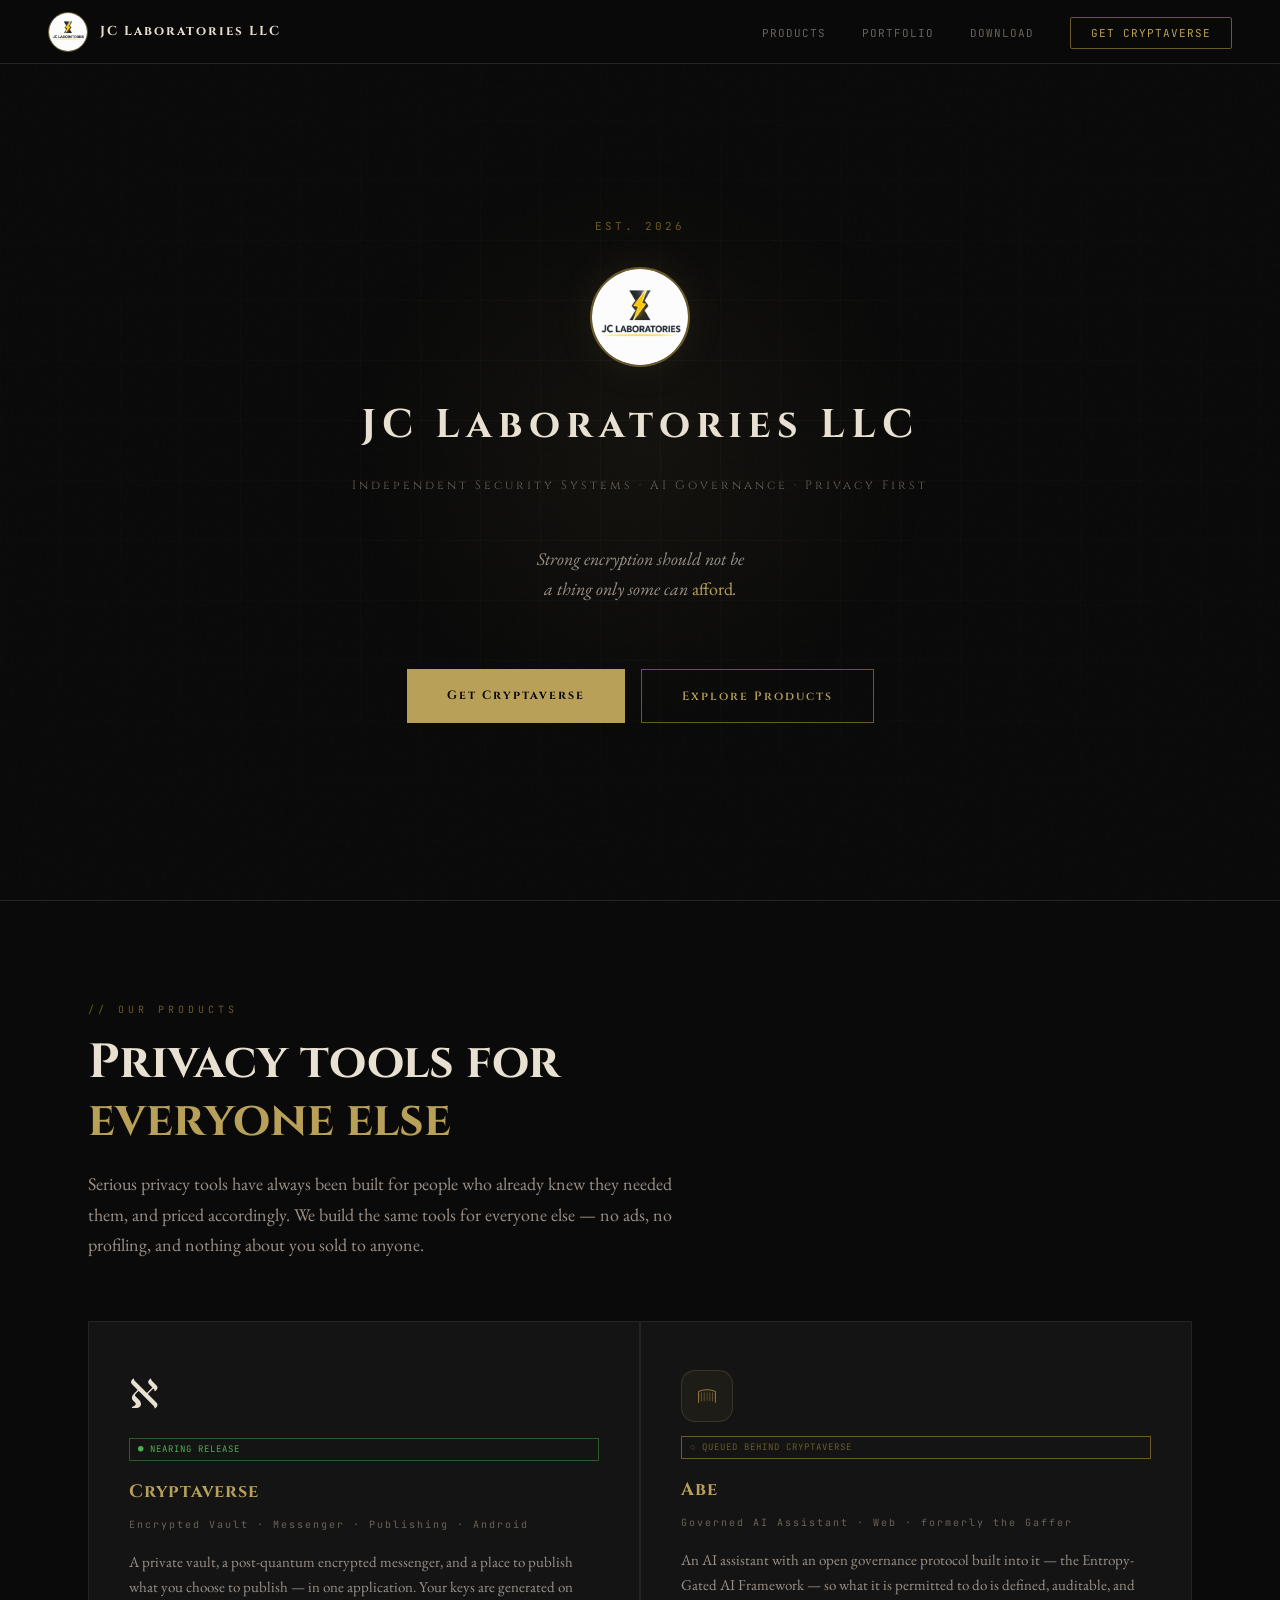
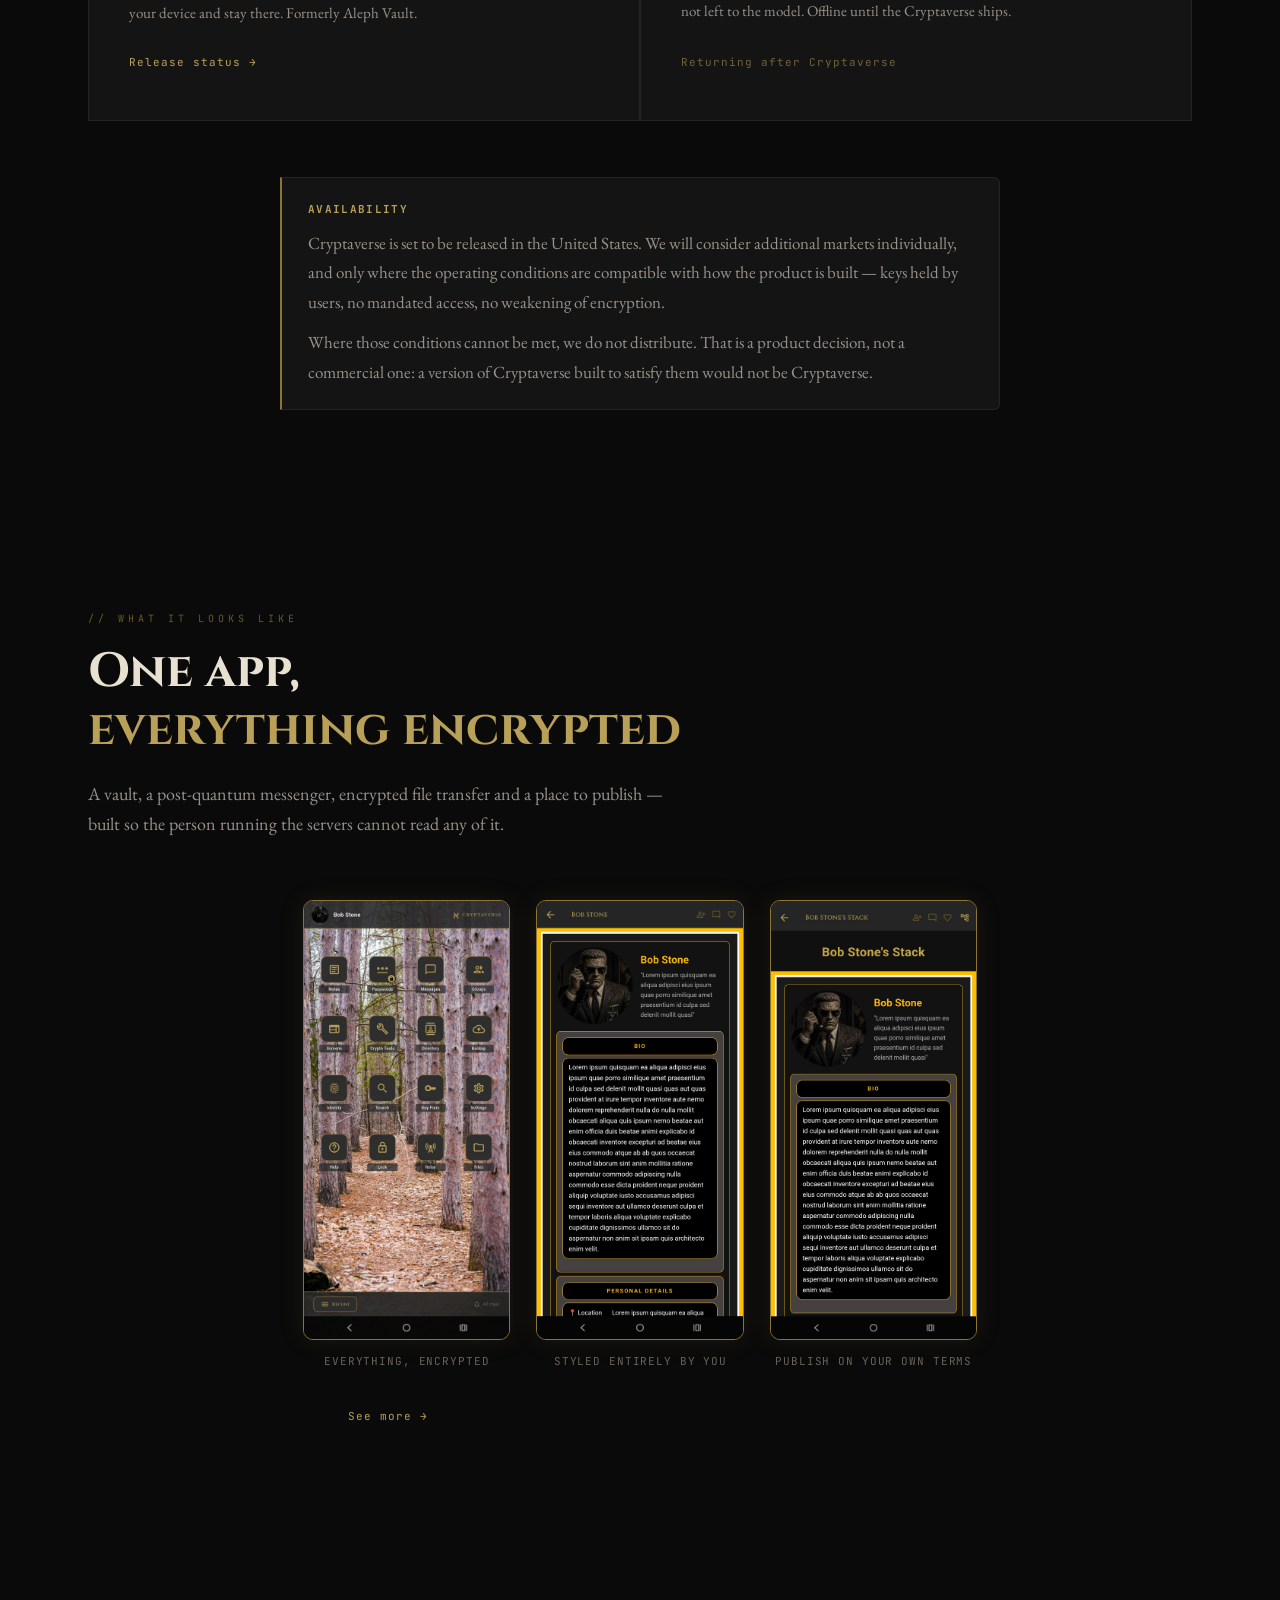
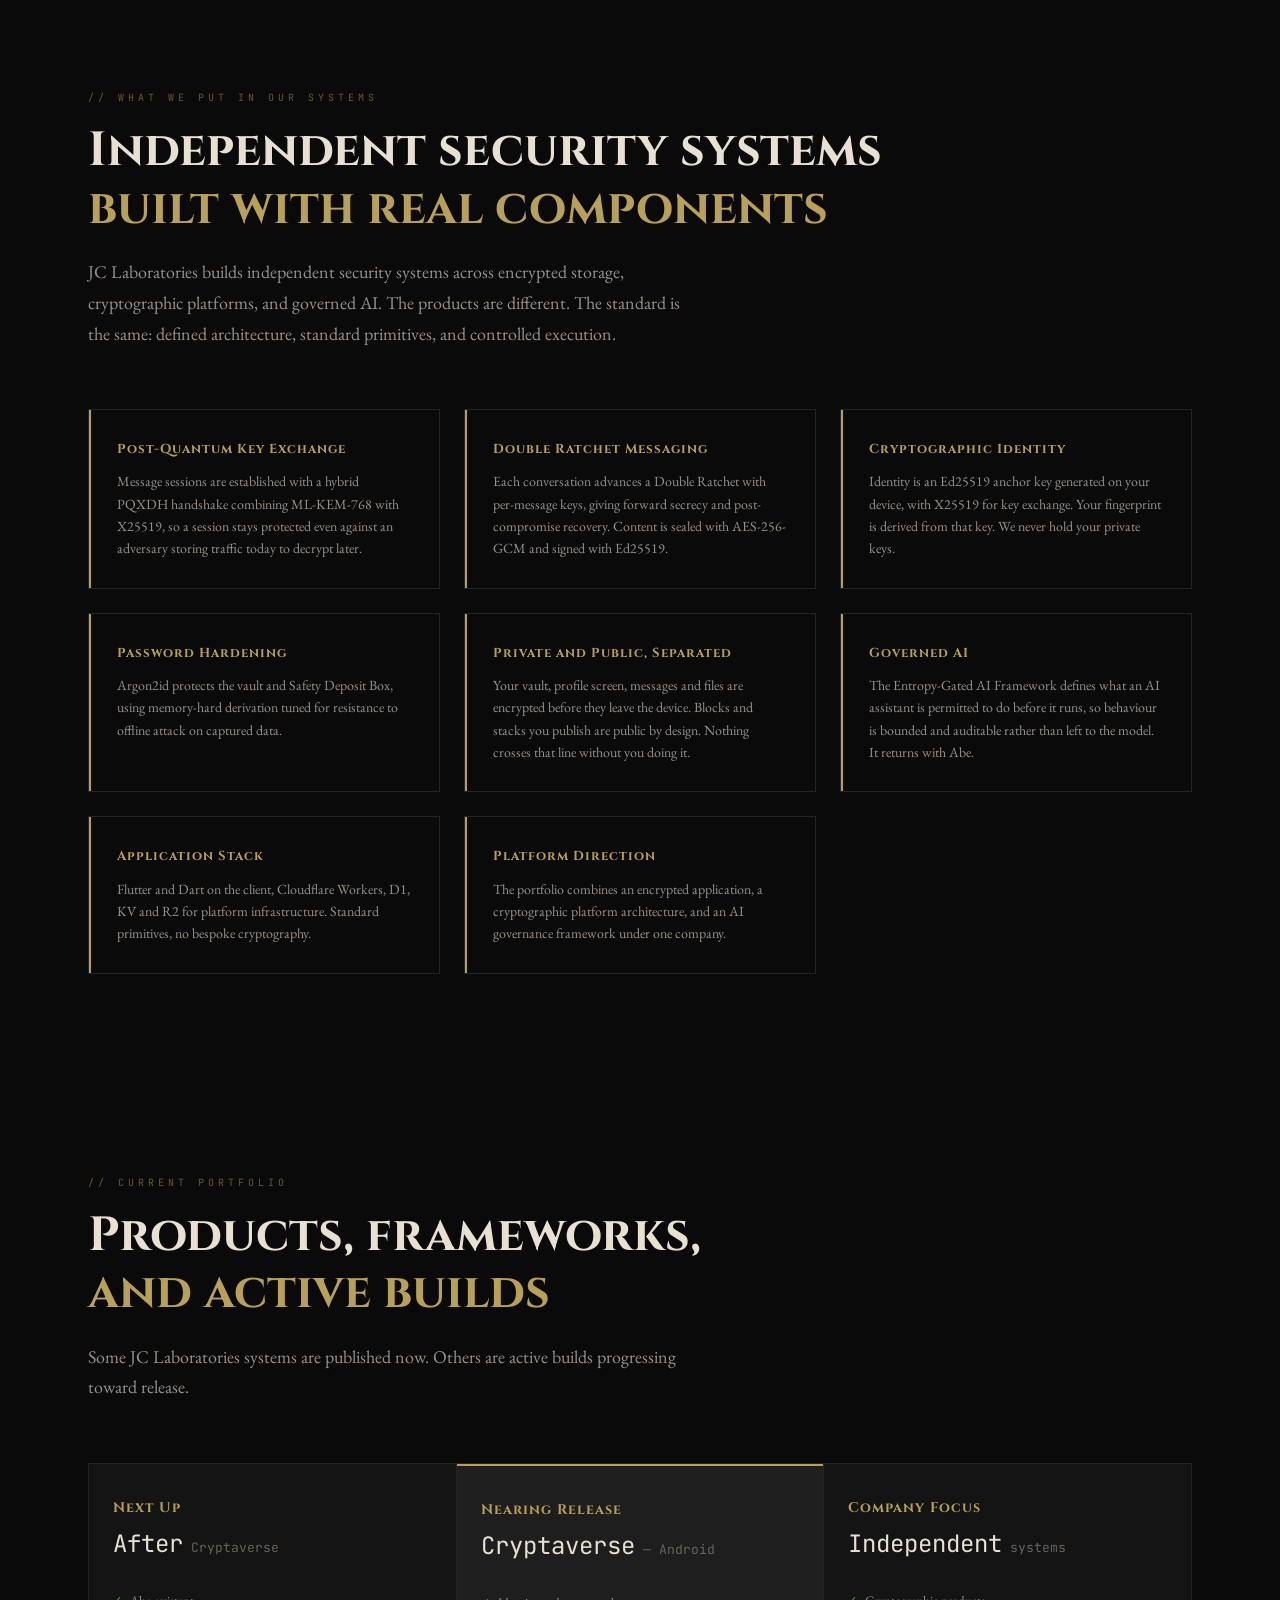
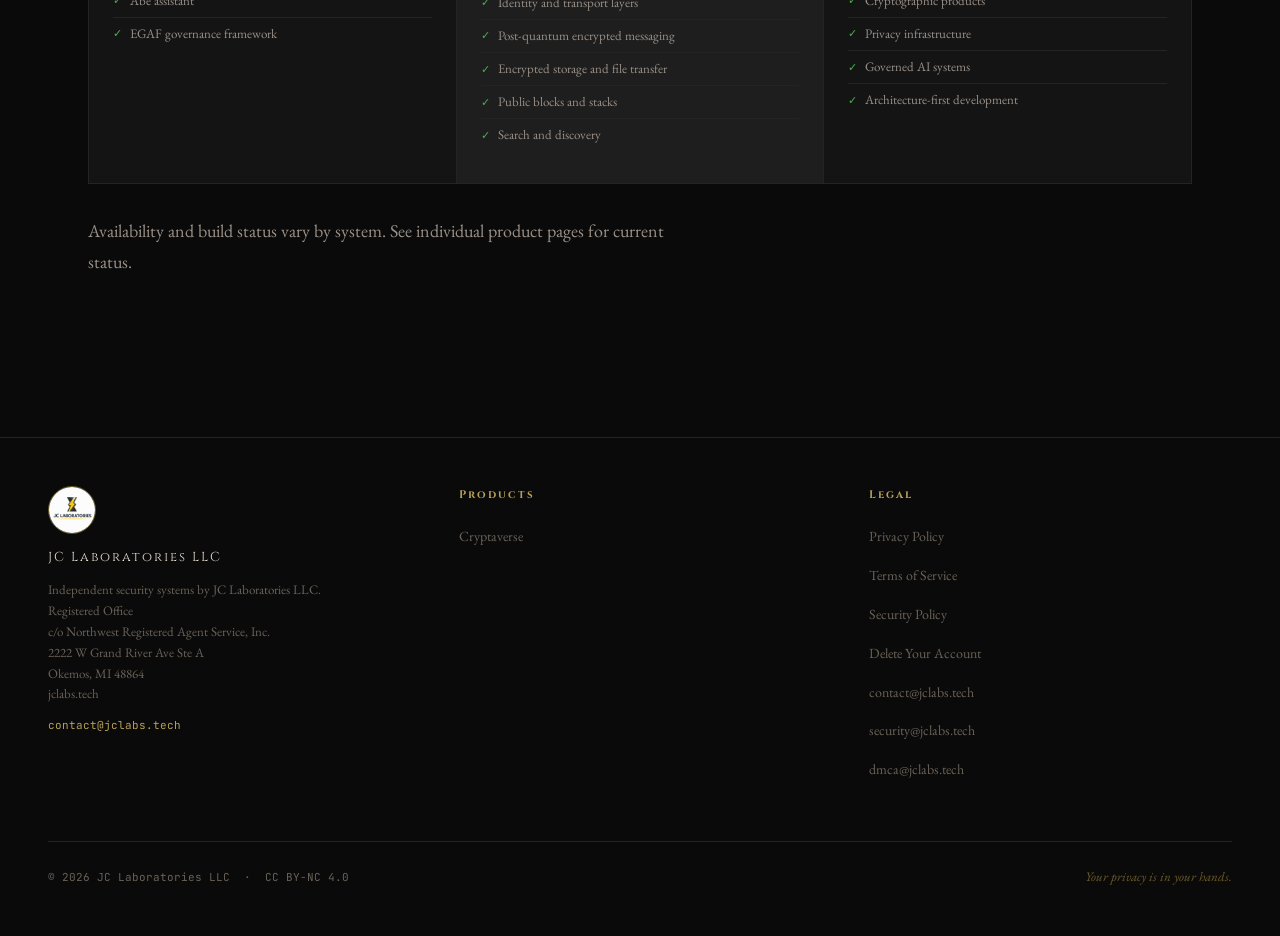
<file: index.html>
<!DOCTYPE html>
<html lang="en">
<head>
  <meta charset="UTF-8">
  <meta name="viewport" content="width=device-width, initial-scale=1.0">
  <title>JC Laboratories — Cryptaverse and Independent Security Systems</title>
  <meta name="description" content="JC Laboratories LLC builds Cryptaverse, a post-quantum encrypted vault, messenger and publishing app for Android, plus the Entropy-Gated AI Framework.">

  <link href="https://fonts.googleapis.com/css2?family=Cinzel:wght@400;600;700;900&family=EB+Garamond:ital,wght@0,400;0,500;0,600;1,400&family=JetBrains+Mono:wght@300;400;500&display=swap" rel="stylesheet">
  <link rel="stylesheet" href="css/main.css">
  <link rel="stylesheet" href="css/index.css?v=2">

</head>
<body>

  <nav>
    <a href="/" class="nav-logo">
      <img src="assets/logo.png" class="nav-logo-img" alt="JC Laboratories LLC">
      <span class="nav-name">JC Laboratories LLC</span>
    </a>

    <ul class="nav-links">
      <li><a href="#products">Products</a></li>
      <li><a href="#portfolio">Portfolio</a></li>
      <li><a href="download.html">Download</a></li>
      <li><a href="download.html" class="nav-cta">Get Cryptaverse</a></li>
    </ul>

    <div class="nav-hamburger" aria-label="Menu">
      <span></span><span></span><span></span>
    </div>
  </nav>

  <div class="hero">
    <div class="hero-grid"></div>
    <div class="hero-glow"></div>
    <div class="hero-tag">Est. 2026</div>
    <img src="assets/logo.png" class="hero-logo" alt="JC Laboratories">
    <h1 class="hero-title">JC Laboratories LLC</h1>
    <div class="hero-sub">Independent Security Systems · AI Governance · Privacy First</div>
    <p class="hero-motto">
      Strong encryption should not be<br>
      a thing only some can <em>afford</em>.
    </p>

    <div class="hero-actions">
      <a href="download.html" class="btn-primary">Get Cryptaverse</a>
      <a href="#products" class="btn-secondary">Explore Products</a>
    </div>
  </div>

  <div class="section-wrapper">
    <section id="products">
      <div class="section-label">// our products</div>
      <h2 class="section-title">Privacy tools for<br><span>everyone else</span></h2>
      <p class="section-body">
        Serious privacy tools have always been built for people who already knew they needed them, and
        priced accordingly. We build the same tools for everyone else &mdash; no ads, no profiling,
        and nothing about you sold to anyone.
      </p>

      <div class="products-grid">
        <div class="product-card">
          <span class="product-icon">&#8501;</span>
          <span class="product-badge badge-live">&#9679; NEARING RELEASE</span>
          <div class="product-name">Cryptaverse</div>
          <span class="product-tag">Encrypted Vault &middot; Messenger &middot; Publishing &middot; Android</span>
          <p class="product-desc">
            A private vault, a post-quantum encrypted messenger, and a place to publish what you choose to publish &mdash;
            in one application. Your keys are generated on your device and stay there. Formerly Aleph Vault.
          </p>
          <a href="download.html" class="product-link">Release status &rarr;</a>
        </div>

        <div class="product-card">
          <span class="product-mark"><img src="assets/egaf-logo.svg" alt="EGAF"></span>
          <span class="product-badge badge-soon">&#9675; QUEUED BEHIND CRYPTAVERSE</span>
          <div class="product-name">Abe</div>
          <span class="product-tag">Governed AI Assistant &middot; Web &middot; formerly the Gaffer</span>
          <p class="product-desc">
            An AI assistant with an open governance protocol built into it &mdash; the Entropy-Gated
            AI Framework &mdash; so what it is permitted to do is defined, auditable, and not left to
            the model. Offline until the Cryptaverse ships.
          </p>
          <span class="product-link" style="opacity:0.55;cursor:default;">Returning after Cryptaverse</span>
        </div>
      </div>

      <div class="availability">
        <h4>Availability</h4>
        <p>
          Cryptaverse is set to be released in the United States. We will consider additional
          markets individually, and only where the operating conditions are compatible
          with how the product is built &mdash; keys held by users, no mandated access,
          no weakening of encryption.
        </p>
        <p>
          Where those conditions cannot be met, we do not distribute. That is a product
          decision, not a commercial one: a version of Cryptaverse built to satisfy them
          would not be Cryptaverse.
        </p>
      </div>
    </section>

    <section id="showcase">
      <div class="section-label">// what it looks like</div>
      <h2 class="section-title">One app,<br><span>everything encrypted</span></h2>
      <p class="section-body">
        A vault, a post-quantum messenger, encrypted file transfer and a place to publish &mdash;
        built so the person running the servers cannot read any of it.
      </p>

      <div class="showcase-grid">
        <figure class="showcase-item" data-shot>
          <img src="assets/Lock-PasswordDB.jpg" alt="The Cryptaverse home screen" loading="lazy"
               onerror="this.closest('[data-shot]').remove()">
          <figcaption>Everything, encrypted</figcaption>
        </figure>
        <figure class="showcase-item" data-shot>
          <img src="assets/Custom-Profiles.jpg" alt="A custom themed profile in Cryptaverse" loading="lazy"
               onerror="this.closest('[data-shot]').remove()">
          <figcaption>Styled entirely by you</figcaption>
        </figure>
        <figure class="showcase-item" data-shot>
          <img src="assets/Stack-Of-Blocks.jpg" alt="A published stack in Cryptaverse" loading="lazy"
               onerror="this.closest('[data-shot]').remove()">
          <figcaption>Publish on your own terms</figcaption>
        </figure>
      </div>

      <p class="section-body" style="margin-top:28px;text-align:center;">
        <a href="download.html" class="product-link">See more &rarr;</a>
      </p>
    </section>

    <section id="security">
      <div class="section-label">// what we put in our systems</div>
      <h2 class="section-title">Independent security systems<br><span>built with real components</span></h2>
      <p class="section-body">
        JC Laboratories builds independent security systems across encrypted storage, cryptographic platforms,
        and governed AI. The products are different. The standard is the same: defined architecture,
        standard primitives, and controlled execution.
      </p>

      <div class="security-grid">
        <div class="security-item">
          <h4>Post-Quantum Key Exchange</h4>
          <p>Message sessions are established with a hybrid PQXDH handshake combining ML-KEM-768 with X25519, so a session stays protected even against an adversary storing traffic today to decrypt later.</p>
        </div>

        <div class="security-item">
          <h4>Double Ratchet Messaging</h4>
          <p>Each conversation advances a Double Ratchet with per-message keys, giving forward secrecy and post-compromise recovery. Content is sealed with AES-256-GCM and signed with Ed25519.</p>
        </div>

        <div class="security-item">
          <h4>Cryptographic Identity</h4>
          <p>Identity is an Ed25519 anchor key generated on your device, with X25519 for key exchange. Your fingerprint is derived from that key. We never hold your private keys.</p>
        </div>

        <div class="security-item">
          <h4>Password Hardening</h4>
          <p>Argon2id protects the vault and Safety Deposit Box, using memory-hard derivation tuned for resistance to offline attack on captured data.</p>
        </div>

        <div class="security-item">
          <h4>Private and Public, Separated</h4>
          <p>Your vault, profile screen, messages and files are encrypted before they leave the device. Blocks and stacks you publish are public by design. Nothing crosses that line without you doing it.</p>
        </div>

        <div class="security-item">
          <h4>Governed AI</h4>
          <p>The Entropy-Gated AI Framework defines what an AI assistant is permitted to do before it runs, so behaviour is bounded and auditable rather than left to the model. It returns with Abe.</p>
        </div>

        <div class="security-item">
          <h4>Application Stack</h4>
          <p>Flutter and Dart on the client, Cloudflare Workers, D1, KV and R2 for platform infrastructure. Standard primitives, no bespoke cryptography.</p>
        </div>

        <div class="security-item">
          <h4>Platform Direction</h4>
          <p>The portfolio combines an encrypted application, a cryptographic platform architecture, and an AI governance framework under one company.</p>
        </div>
      </div>
    </section>

    <section id="portfolio">
      <div class="section-label">// current portfolio</div>
      <h2 class="section-title">Products, frameworks,<br><span>and active builds</span></h2>
      <p class="section-body">
        Some JC Laboratories systems are published now. Others are active builds
        progressing toward release.
      </p>

      <div class="tiers-grid">
        <div class="tier-card">
          <div class="tier-name">Next Up</div>
          <div class="tier-price">After<span> Cryptaverse</span></div>
          <ul class="tier-features">
            <li><span class="feat-yes">&#10003;</span> Abe assistant</li>
            <li><span class="feat-yes">&#10003;</span> EGAF governance framework</li>
          </ul>
        </div>

        <div class="tier-card featured">
          <div class="tier-name">Nearing Release</div>
          <div class="tier-price">Cryptaverse<span> &mdash; Android</span></div>
          <ul class="tier-features">
            <li><span class="feat-yes">&#10003;</span> Identity and transport layers</li>
            <li><span class="feat-yes">&#10003;</span> Post-quantum encrypted messaging</li>
            <li><span class="feat-yes">&#10003;</span> Encrypted storage and file transfer</li>
            <li><span class="feat-yes">&#10003;</span> Public blocks and stacks</li>
            <li><span class="feat-yes">&#10003;</span> Search and discovery</li>
          </ul>
        </div>

        <div class="tier-card">
          <div class="tier-name">Company Focus</div>
          <div class="tier-price">Independent<span> systems</span></div>
          <ul class="tier-features">
            <li><span class="feat-yes">&#10003;</span> Cryptographic products</li>
            <li><span class="feat-yes">&#10003;</span> Privacy infrastructure</li>
            <li><span class="feat-yes">&#10003;</span> Governed AI systems</li>
            <li><span class="feat-yes">&#10003;</span> Architecture-first development</li>
          </ul>
        </div>
      </div>

      <p class="section-body" style="margin-top:32px;">
        Availability and build status vary by system. See individual product pages for current status.
      </p>
    </section>
  </div>

<footer>
  <div class="footer-brand">
    <img src="assets/logo.png" class="logo-img" alt="JC Laboratories LLC">
    <span class="name">JC Laboratories LLC</span>
    <p>
      Independent security systems by JC Laboratories LLC.<br>
      Registered Office<br>
      c/o Northwest Registered Agent Service, Inc.<br>
      2222 W Grand River Ave Ste A<br>
      Okemos, MI 48864<br>
      jclabs.tech
    </p>
    <p style="margin-top:12px;font-family:'JetBrains Mono',monospace;font-size:11px;color:var(--text-muted);">
      <a href="mailto:contact@jclabs.tech">contact@jclabs.tech</a>
    </p>
  </div>

  <div class="footer-links">
    <h4>Products</h4>
    <ul>
      <li><a href="download.html">Cryptaverse</a></li>
    </ul>
  </div>

  <div class="footer-links">
    <h4>Legal</h4>
    <ul>
      <li><a href="privacy.html">Privacy Policy</a></li>
      <li><a href="terms.html">Terms of Service</a></li>
      <li><a href="security.html">Security Policy</a></li>
      <li><a href="delete-account.html">Delete Your Account</a></li>
      <li><a href="mailto:contact@jclabs.tech">contact@jclabs.tech</a></li>
      <li><a href="mailto:security@jclabs.tech">security@jclabs.tech</a></li>
      <li><a href="mailto:dmca@jclabs.tech">dmca@jclabs.tech</a></li>
    </ul>
  </div>

  <div class="footer-bottom">
    <span>&copy; 2026 JC Laboratories LLC &nbsp;&middot;&nbsp; CC BY-NC 4.0</span>
    <span style="font-style:italic;font-family:'EB Garamond',serif;font-size:13px;color:var(--gold-muted);">
      Your privacy is in your hands.
    </span>
  </div>
</footer>

<script src="js/nav.js"></script>
</body>
</html>
</file>
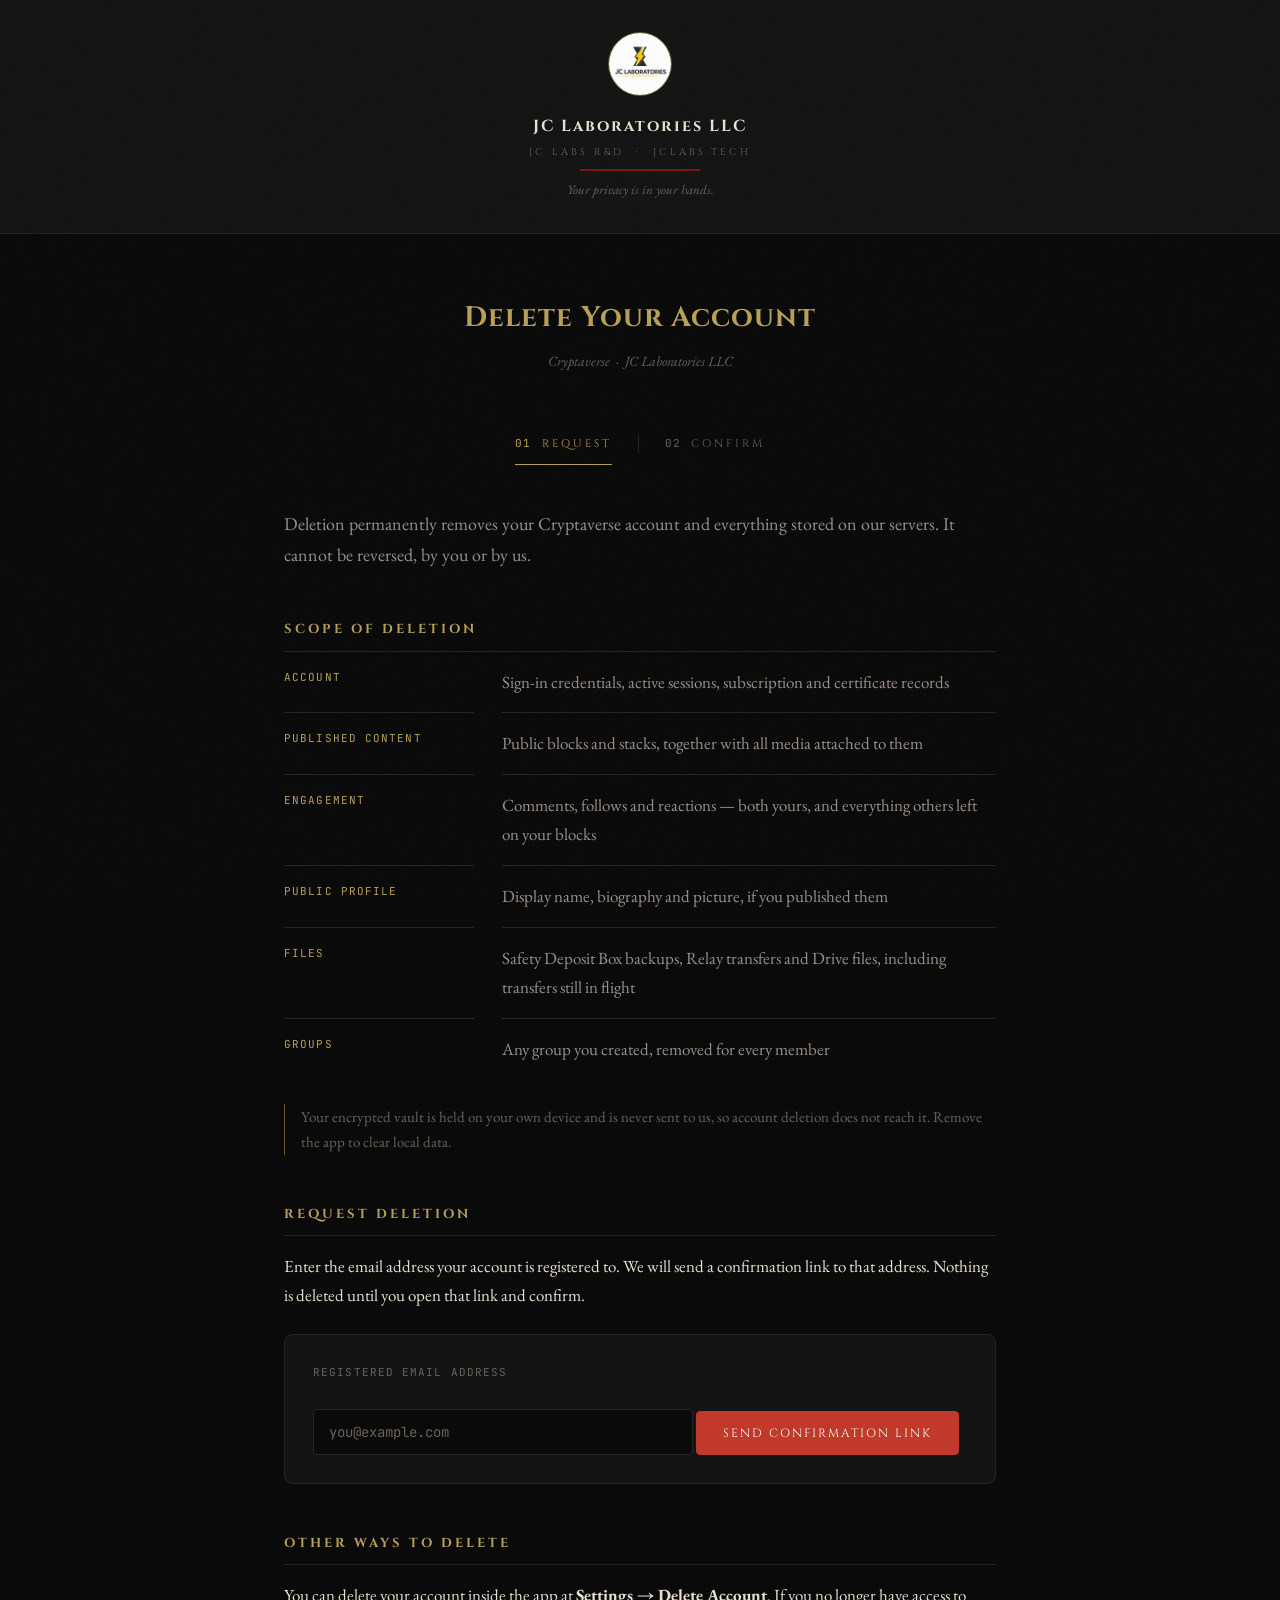
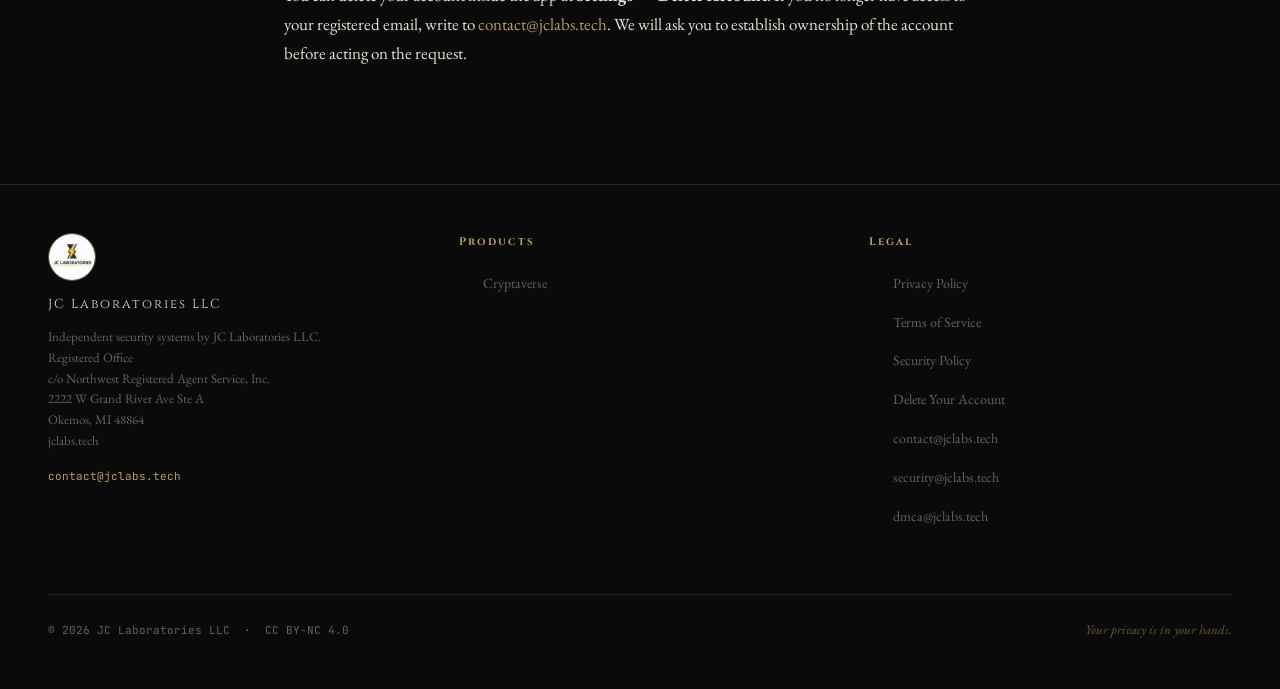
<file: delete-account.html>
<!DOCTYPE html>
<html lang="en">
<head>
<meta charset="UTF-8">
<meta name="viewport" content="width=device-width, initial-scale=1.0">
<title>Delete Your Account — Cryptaverse — JC Laboratories LLC</title>
<meta name="description" content="Request permanent deletion of your Cryptaverse account and all associated data held by JC Laboratories LLC.">
<link href="https://fonts.googleapis.com/css2?family=Cinzel:wght@400;600;700&family=EB+Garamond:ital,wght@0,400;0,500;1,400&family=JetBrains+Mono:wght@400;500&display=swap" rel="stylesheet">
<link rel="stylesheet" href="css/main.css">
<link rel="stylesheet" href="css/docs.css">
<link rel="stylesheet" href="css/delete-account.css">
</head>
<body>

<header class="doc-header">
  <span class="logo-mark"><img src="assets/logo.png" alt="JC Labs R&D"></span>
  <span class="brand-full">JC Laboratories LLC</span>
  <span class="brand-sub">JC Labs R&amp;D &nbsp;·&nbsp; jclabs.tech</span>
  <div class="brand-line"></div>
  <span class="motto">Your privacy is in your hands.</span>
</header>

<div class="doc-container">
  <div class="doc-title">Delete Your Account</div>
  <div class="doc-meta">Cryptaverse &nbsp;·&nbsp; JC Laboratories LLC</div>

  <ol class="steps" aria-label="Progress">
    <li class="step" id="step-1"><span class="step-num">01</span><span class="step-label">Request</span></li>
    <li class="step" id="step-2"><span class="step-num">02</span><span class="step-label">Confirm</span></li>
  </ol>

  <section id="request-mode">

    <p class="lede">
      Deletion permanently removes your Cryptaverse account and everything
      stored on our servers. It cannot be reversed, by you or by us.
    </p>

    <h2>Scope of Deletion</h2>

    <dl class="ledger">
      <dt>Account</dt>
      <dd>Sign-in credentials, active sessions, subscription and certificate records</dd>

      <dt>Published content</dt>
      <dd>Public blocks and stacks, together with all media attached to them</dd>

      <dt>Engagement</dt>
      <dd>Comments, follows and reactions &mdash; both yours, and everything others left on your blocks</dd>

      <dt>Public profile</dt>
      <dd>Display name, biography and picture, if you published them</dd>

      <dt>Files</dt>
      <dd>Safety Deposit Box backups, Relay transfers and Drive files, including transfers still in flight</dd>

      <dt>Groups</dt>
      <dd>Any group you created, removed for every member</dd>
    </dl>

    <p class="note">
      Your encrypted vault is held on your own device and is never sent to us,
      so account deletion does not reach it. Remove the app to clear local data.
    </p>

    <h2>Request Deletion</h2>

    <p>Enter the email address your account is registered to. We will send a
       confirmation link to that address. Nothing is deleted until you open
       that link and confirm.</p>

    <div class="panel">
      <form id="request-form" novalidate>
        <label for="email">Registered email address</label>
        <input type="email" id="email" name="email" autocomplete="email"
               placeholder="you@example.com" required>
        <button type="submit" id="request-btn" class="btn-danger">
          Send confirmation link
        </button>
      </form>
      <div id="request-result" class="result" hidden></div>
    </div>

    <h2>Other Ways to Delete</h2>
    <p>
      You can delete your account inside the app at
      <strong>Settings &rarr; Delete Account</strong>. If you no longer have
      access to your registered email, write to
      <a href="mailto:contact@jclabs.tech">contact@jclabs.tech</a>. We will ask
      you to establish ownership of the account before acting on the request.
    </p>
  </section>

  <section id="confirm-mode" hidden>

    <p class="lede">
      This is the final step. Selecting the option below permanently deletes
      your Cryptaverse account and everything listed under Scope of Deletion.
    </p>

    <div class="panel panel-final">
      <p class="panel-note">Confirmation links expire thirty minutes after they are sent.
         If this one has expired, request a new one.</p>
      <button type="button" id="confirm-btn" class="btn-danger">
        Permanently delete my account
      </button>
      <button type="button" id="cancel-btn" class="btn-quiet">
        Cancel &mdash; keep my account
      </button>
      <div id="confirm-result" class="result" hidden></div>
    </div>
  </section>
</div>

<footer>
  <div class="footer-brand">
    <img src="assets/logo.png" class="logo-img" alt="JC Laboratories LLC">
    <span class="name">JC Laboratories LLC</span>
    <p>
      Independent security systems by JC Laboratories LLC.<br>
      Registered Office<br>
      c/o Northwest Registered Agent Service, Inc.<br>
      2222 W Grand River Ave Ste A<br>
      Okemos, MI 48864<br>
      jclabs.tech
    </p>
    <p style="margin-top:12px;font-family:'JetBrains Mono',monospace;font-size:11px;color:var(--text-muted);">
      <a href="mailto:contact@jclabs.tech">contact@jclabs.tech</a>
    </p>
  </div>

  <div class="footer-links">
    <h4>Products</h4>
    <ul>
      <li><a href="download.html">Cryptaverse</a></li>
    </ul>
  </div>

  <div class="footer-links">
    <h4>Legal</h4>
    <ul>
      <li><a href="privacy.html">Privacy Policy</a></li>
      <li><a href="terms.html">Terms of Service</a></li>
      <li><a href="security.html">Security Policy</a></li>
      <li><a href="delete-account.html">Delete Your Account</a></li>
      <li><a href="mailto:contact@jclabs.tech">contact@jclabs.tech</a></li>
      <li><a href="mailto:security@jclabs.tech">security@jclabs.tech</a></li>
      <li><a href="mailto:dmca@jclabs.tech">dmca@jclabs.tech</a></li>
    </ul>
  </div>

  <div class="footer-bottom">
    <span>&copy; 2026 JC Laboratories LLC &nbsp;&middot;&nbsp; CC BY-NC 4.0</span>
    <span style="font-style:italic;font-family:'EB Garamond',serif;font-size:13px;color:var(--gold-muted);">
      Your privacy is in your hands.
    </span>
  </div>
</footer>

<script>
(function () {
  'use strict';

  var API   = 'https://api.jclabs.tech';
  var token = new URLSearchParams(window.location.search).get('token');

  var stepOne = document.getElementById('step-1');
  var stepTwo = document.getElementById('step-2');

  if (token) {
    document.getElementById('request-mode').hidden = true;
    document.getElementById('confirm-mode').hidden = false;
    stepOne.className = 'step is-done';
    stepTwo.className = 'step is-active';
  } else {
    stepOne.className = 'step is-active';
    stepTwo.className = 'step';
  }

  function report(el, message, kind) {
    el.hidden = false;
    el.className = 'result is-' + kind;
    el.textContent = message;
  }

  var form   = document.getElementById('request-form');
  var reqBtn = document.getElementById('request-btn');
  var reqOut = document.getElementById('request-result');

  form.addEventListener('submit', function (e) {
    e.preventDefault();
    var email = document.getElementById('email').value.trim();
    if (!email || email.indexOf('@') === -1) {
      report(reqOut, 'Enter the email address your account is registered to.', 'error');
      return;
    }

    reqBtn.disabled = true;
    reqBtn.textContent = 'Sending…';

    fetch(API + '/account/delete-request', {
      method:  'POST',
      headers: { 'Content-Type': 'application/json' },
      body:    JSON.stringify({ email: email })
    })
    .then(function (r) { return r.json(); })
    .then(function (data) {
      report(reqOut,
        data.message ||
        'If an account exists for that email, a confirmation link has been sent.',
        'ok');
      reqBtn.textContent = 'Confirmation link sent';
    })
    .catch(function () {
      report(reqOut,
        'The server could not be reached. Check your connection and try again, ' +
        'or write to contact@jclabs.tech.', 'error');
      reqBtn.disabled = false;
      reqBtn.textContent = 'Send confirmation link';
    });
  });

  var confirmBtn = document.getElementById('confirm-btn');
  var cancelBtn  = document.getElementById('cancel-btn');
  var confOut    = document.getElementById('confirm-result');

  confirmBtn.addEventListener('click', function () {
    confirmBtn.disabled = true;
    cancelBtn.disabled  = true;
    confirmBtn.textContent = 'Deleting…';

    fetch(API + '/account/delete-confirm', {
      method:  'POST',
      headers: { 'Content-Type': 'application/json' },
      body:    JSON.stringify({ token: token })
    })
    .then(function (r) { return r.json(); })
    .then(function (data) {
      if (data.success) {
        confirmBtn.hidden = true;
        cancelBtn.hidden  = true;
        stepTwo.className = 'step is-done';
        report(confOut,
          'Your account and all associated data have been permanently deleted. ' +
          'Nothing further is required from you.', 'ok');
      } else {
        report(confOut,
          (data.error || 'The deletion could not be completed.') +
          ' This link may have expired. Request a new one from this page.',
          'error');
        confirmBtn.disabled = false;
        cancelBtn.disabled  = false;
        confirmBtn.textContent = 'Permanently delete my account';
      }
    })
    .catch(function () {
      report(confOut,
        'The server could not be reached. Nothing has been deleted. ' +
        'Try again, or write to contact@jclabs.tech.', 'error');
      confirmBtn.disabled = false;
      cancelBtn.disabled  = false;
      confirmBtn.textContent = 'Permanently delete my account';
    });
  });

  cancelBtn.addEventListener('click', function () {
    window.location.href = 'delete-account.html';
  });
})();
</script>

</body>
</html>
</file>
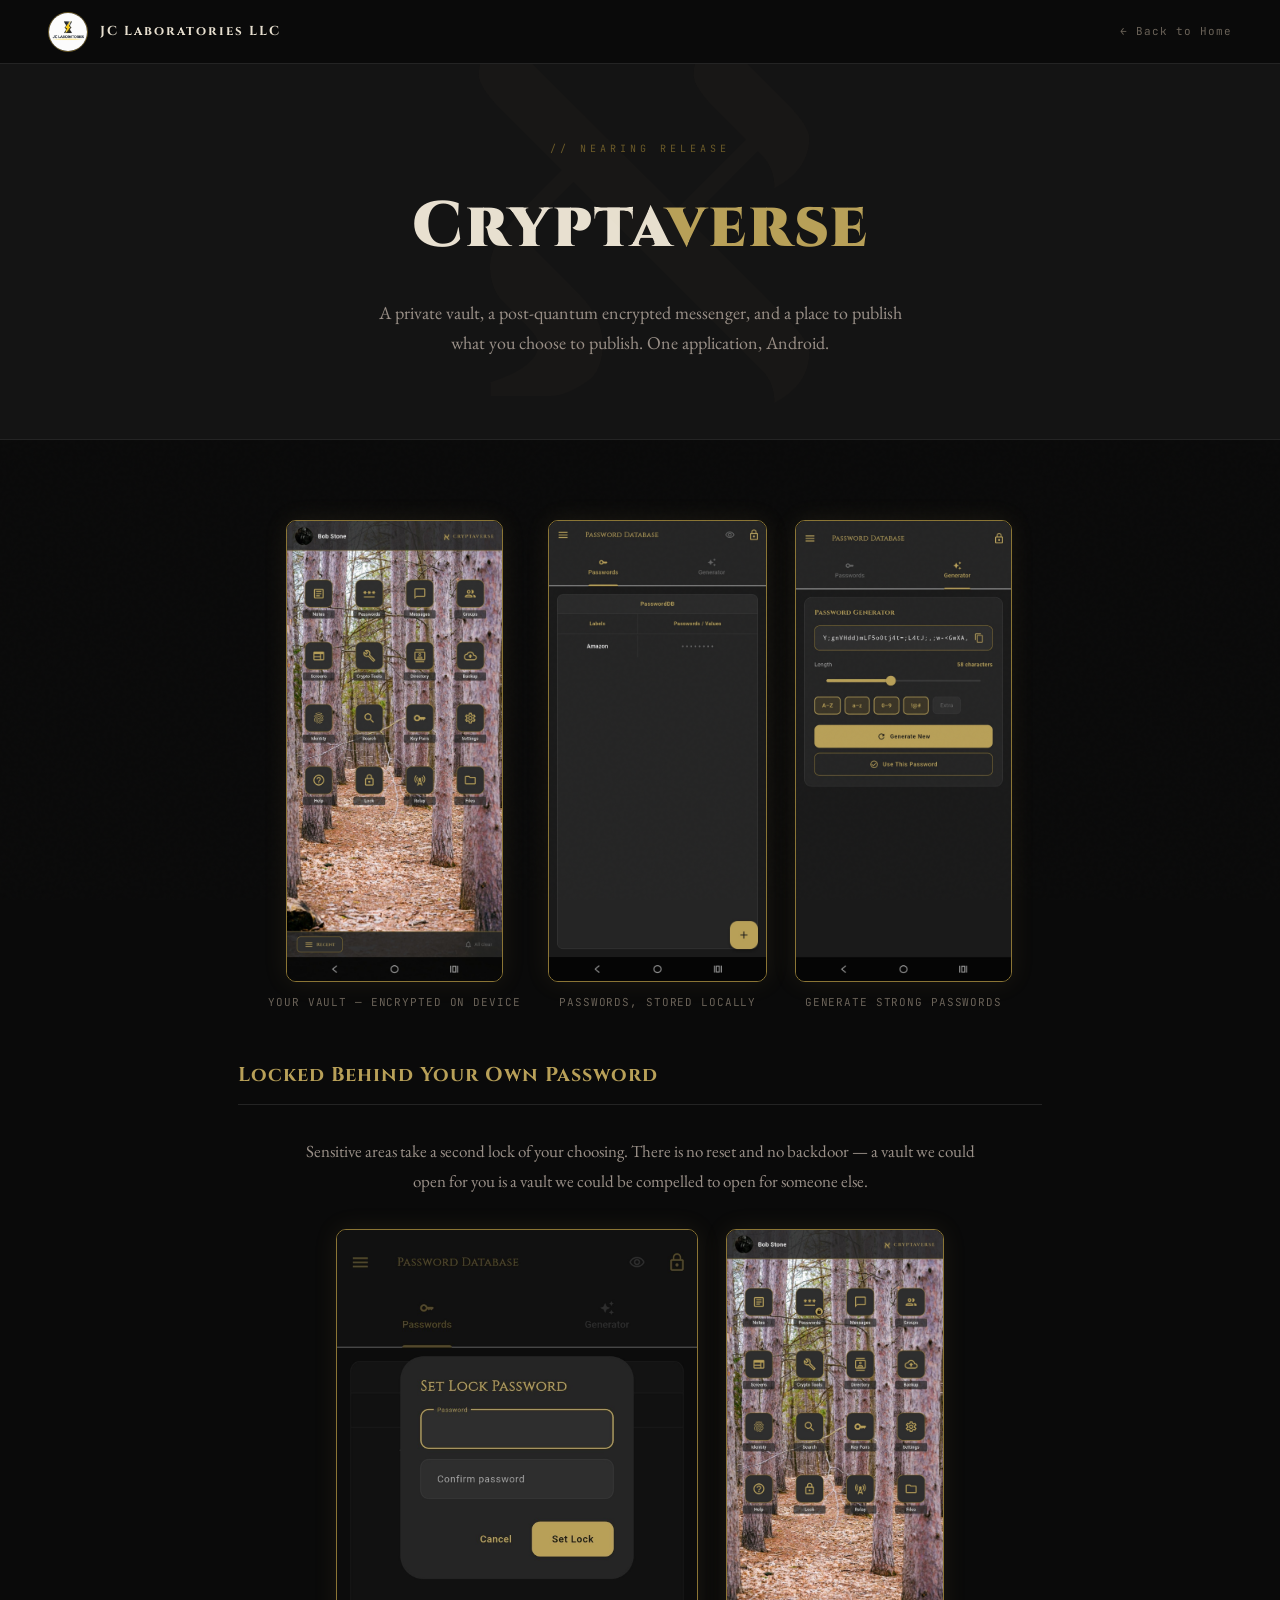
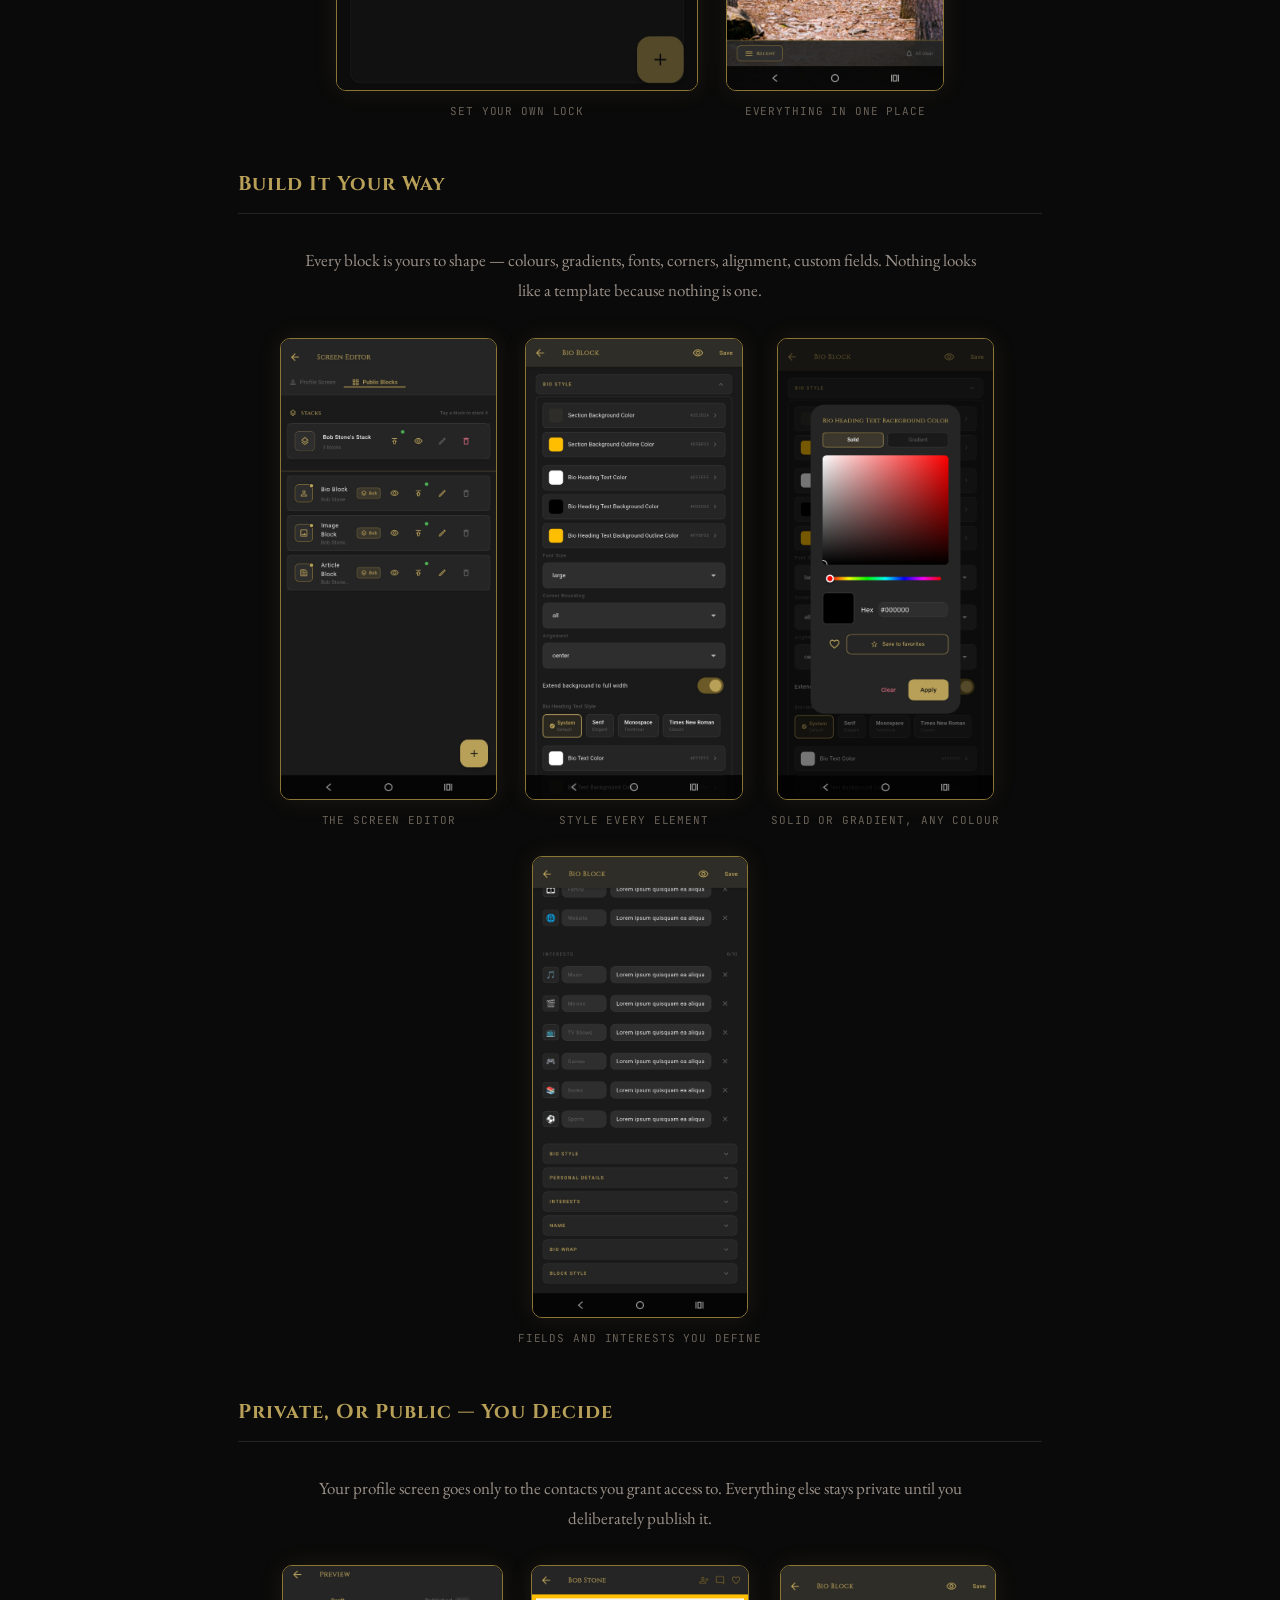
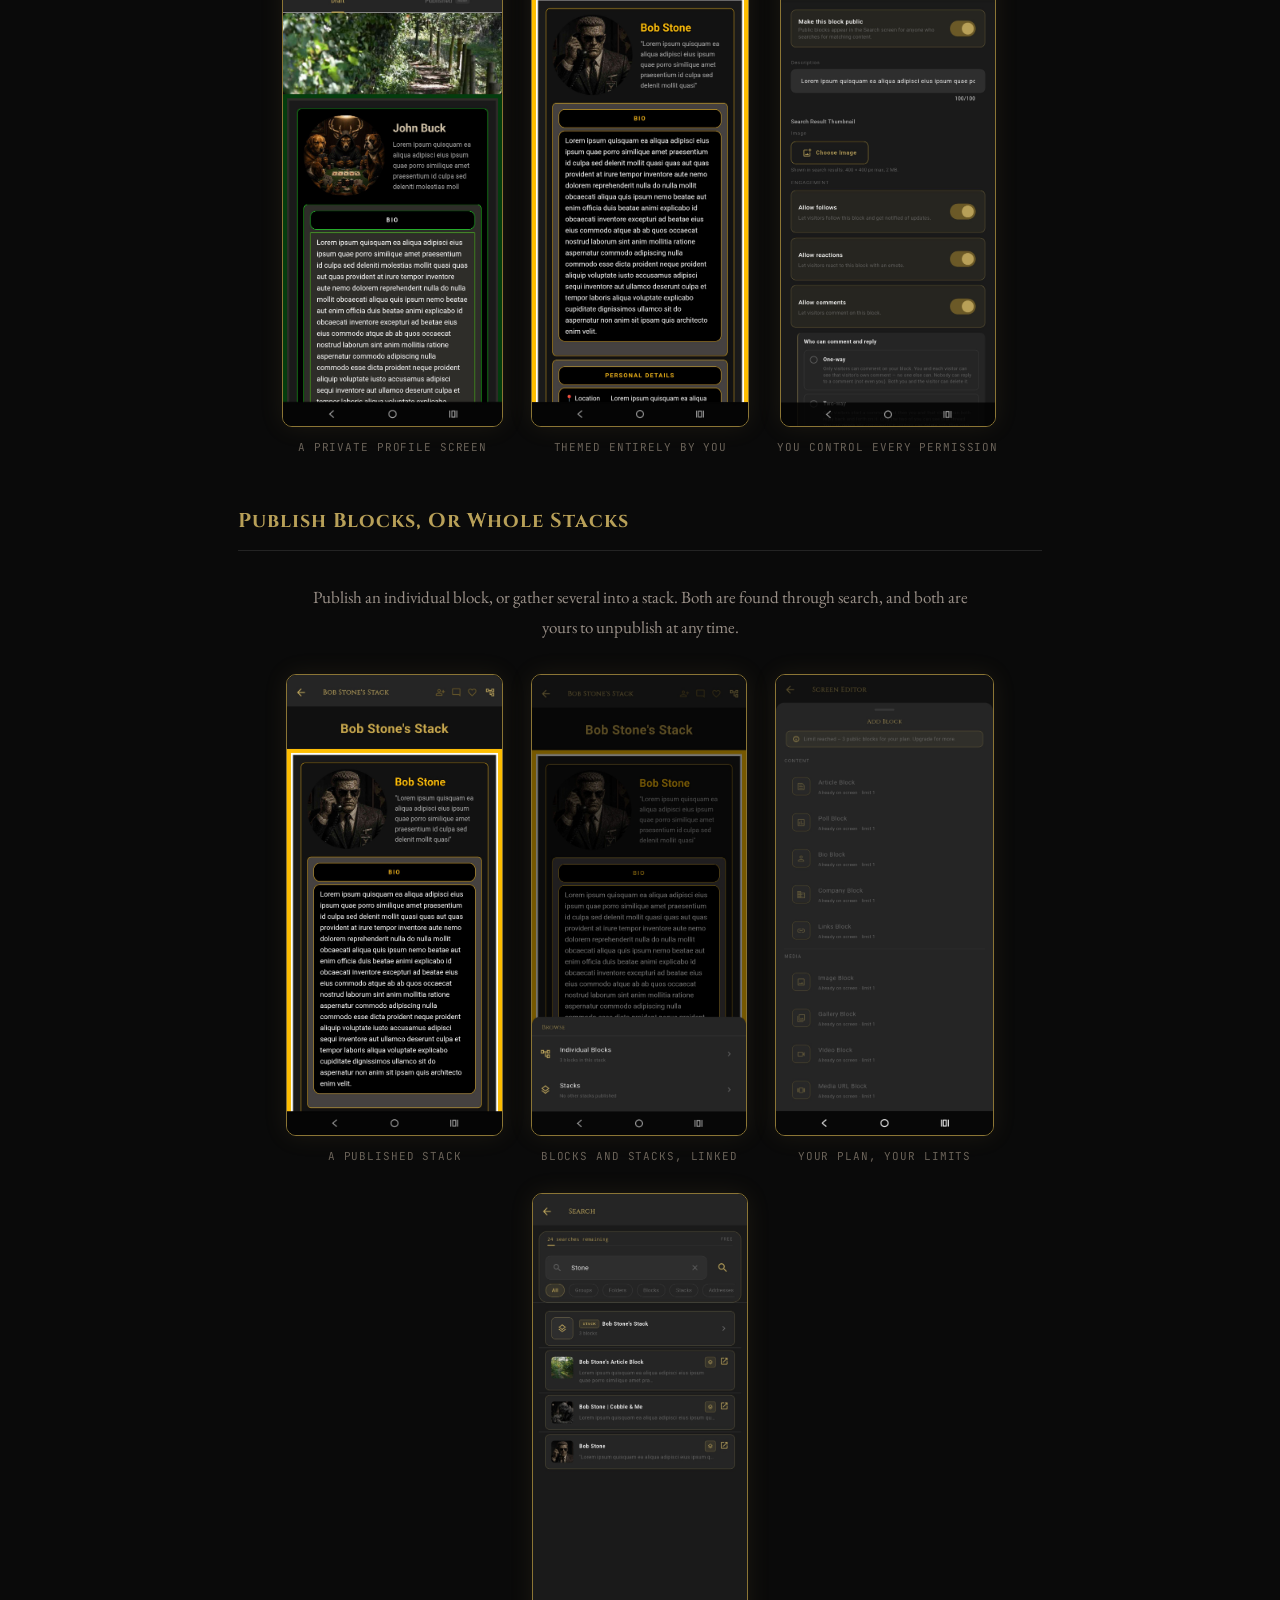
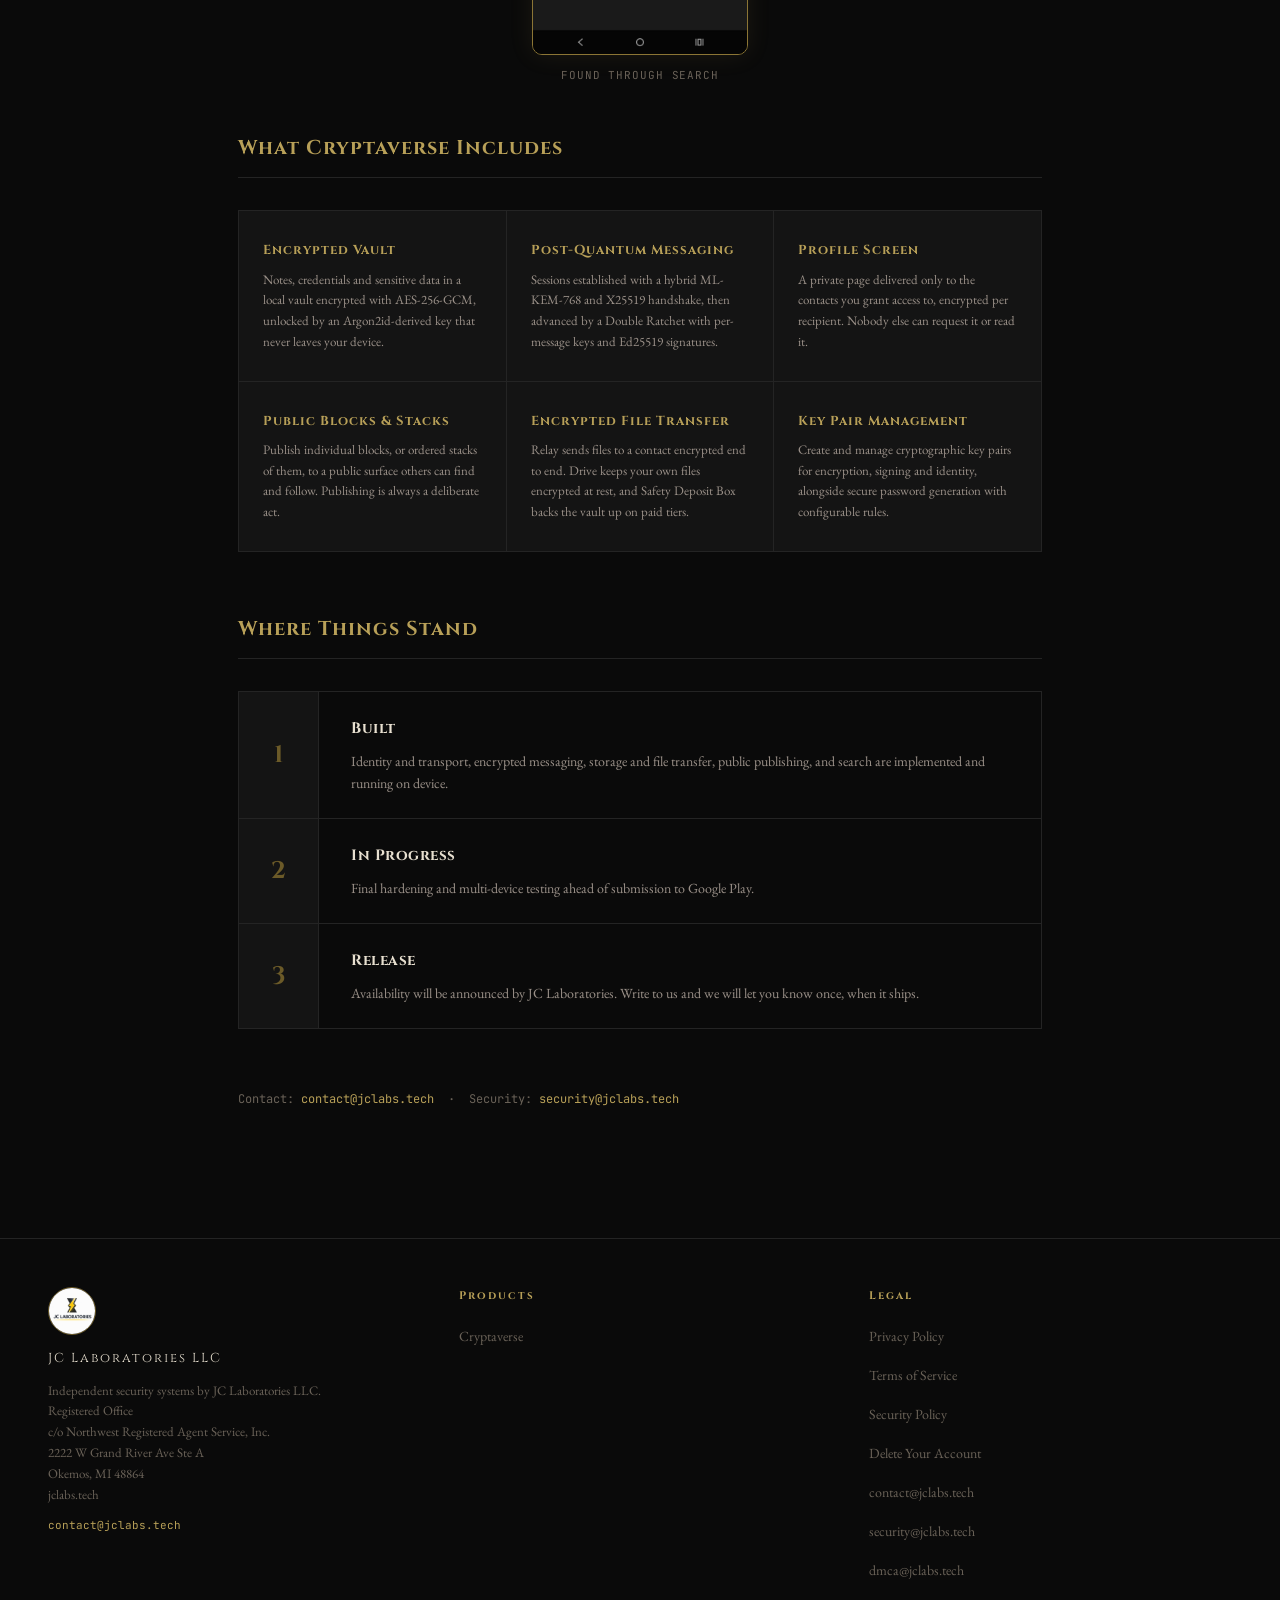
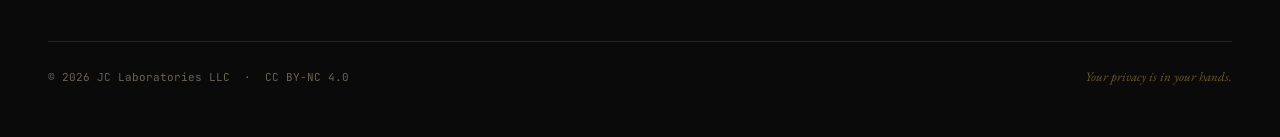
<file: download.html>
<!DOCTYPE html>
<html lang="en">
<head>
<meta charset="UTF-8">
<meta name="viewport" content="width=device-width, initial-scale=1.0">
<title>Cryptaverse — JC Laboratories</title>
<meta name="description" content="Cryptaverse: a post-quantum encrypted vault, messenger and publishing app for Android from JC Laboratories LLC. Release status and availability.">
<link href="https://fonts.googleapis.com/css2?family=Cinzel:wght@400;600;700;900&family=EB+Garamond:ital,wght@0,400;0,500;1,400&family=JetBrains+Mono:wght@300;400;500&display=swap" rel="stylesheet">
<link rel="stylesheet" href="css/main.css">
<link rel="stylesheet" href="css/download.css">
</head>
<body>

<nav>
  <a href="/" class="nav-logo">
    <img src="assets/logo.png" class="nav-logo-img" alt="JC Laboratories LLC">
    <span class="nav-name">JC Laboratories LLC</span>
  </a>
  <a href="index.html" class="nav-back">&larr; Back to Home</a>
</nav>

<div class="page-header">
  <span class="page-header-bg" aria-hidden="true">ℵ</span>
  <span class="label">// nearing release</span>
  <h1>Crypta<span>verse</span></h1>
  <p>A private vault, a post-quantum encrypted messenger, and a place to publish what you choose to publish. One application, Android.</p>
</div>

<div class="container">

  <div class="shots" id="shots">
    <figure class="shot" data-shot>
      <div class="shot-frame">
        <img src="assets/screen-vault.jpg" alt="The Cryptaverse vault screen" loading="lazy" onerror="this.closest('[data-shot]').remove()">
      </div>
      <figcaption>Your vault &mdash; encrypted on device</figcaption>
    </figure>
    <figure class="shot" data-shot>
      <div class="shot-frame">
        <img src="assets/PWDB_2.jpg" alt="The Cryptaverse password database" loading="lazy" onerror="this.closest('[data-shot]').remove()">
      </div>
      <figcaption>Passwords, stored locally</figcaption>
    </figure>
    <figure class="shot" data-shot>
      <div class="shot-frame">
        <img src="assets/PWDB_Gen_3.jpg" alt="The Cryptaverse password generator" loading="lazy" onerror="this.closest('[data-shot]').remove()">
      </div>
      <figcaption>Generate strong passwords</figcaption>
    </figure>
  </div>

  <div class="section-title">Locked Behind Your Own Password</div>
  <p class="shots-lede">Sensitive areas take a second lock of your choosing. There is no reset and no backdoor &mdash; a vault we could open for you is a vault we could be compelled to open for someone else.</p>

  <div class="shots" id="shots-lock">
    <figure class="shot" data-shot>
      <div class="shot-frame">
        <img src="assets/PWDB_PasswordLock_3.jpg" alt="Setting a lock password in Cryptaverse" loading="lazy" onerror="this.closest('[data-shot]').remove()">
      </div>
      <figcaption>Set your own lock</figcaption>
    </figure>
    <figure class="shot" data-shot>
      <div class="shot-frame">
        <img src="assets/Lock-PasswordDB.jpg" alt="The Cryptaverse home screen" loading="lazy" onerror="this.closest('[data-shot]').remove()">
      </div>
      <figcaption>Everything in one place</figcaption>
    </figure>
  </div>

  <div class="section-title">Build It Your Way</div>
  <p class="shots-lede">Every block is yours to shape &mdash; colours, gradients, fonts, corners, alignment, custom fields. Nothing looks like a template because nothing is one.</p>

  <div class="shots" id="shots-build">
    <figure class="shot" data-shot>
      <div class="shot-frame">
        <img src="assets/Page-Builder-Screen.jpg" alt="The Cryptaverse page builder" loading="lazy" onerror="this.closest('[data-shot]').remove()">
      </div>
      <figcaption>The screen editor</figcaption>
    </figure>
    <figure class="shot" data-shot>
      <div class="shot-frame">
        <img src="assets/ProfileStyling_2.jpg" alt="The Cryptaverse block style editor" loading="lazy" onerror="this.closest('[data-shot]').remove()">
      </div>
      <figcaption>Style every element</figcaption>
    </figure>
    <figure class="shot" data-shot>
      <div class="shot-frame">
        <img src="assets/ColorPicker_2.jpg" alt="The Cryptaverse colour picker" loading="lazy" onerror="this.closest('[data-shot]').remove()">
      </div>
      <figcaption>Solid or gradient, any colour</figcaption>
    </figure>
    <figure class="shot" data-shot>
      <div class="shot-frame">
        <img src="assets/CustomFields_2.jpg" alt="Custom bio fields in Cryptaverse" loading="lazy" onerror="this.closest('[data-shot]').remove()">
      </div>
      <figcaption>Fields and interests you define</figcaption>
    </figure>
  </div>

  <div class="section-title">Private, Or Public &mdash; You Decide</div>
  <p class="shots-lede">Your profile screen goes only to the contacts you grant access to. Everything else stays private until you deliberately publish it.</p>

  <div class="shots" id="shots-profile">
    <figure class="shot" data-shot>
      <div class="shot-frame">
        <img src="assets/PrivateProfile_2.jpg" alt="A private profile screen in Cryptaverse" loading="lazy" onerror="this.closest('[data-shot]').remove()">
      </div>
      <figcaption>A private profile screen</figcaption>
    </figure>
    <figure class="shot" data-shot>
      <div class="shot-frame">
        <img src="assets/Custom-Profiles.jpg" alt="A custom themed profile in Cryptaverse" loading="lazy" onerror="this.closest('[data-shot]').remove()">
      </div>
      <figcaption>Themed entirely by you</figcaption>
    </figure>
    <figure class="shot" data-shot>
      <div class="shot-frame">
        <img src="assets/PublicOptions_2.jpg" alt="Publishing and engagement controls in Cryptaverse" loading="lazy" onerror="this.closest('[data-shot]').remove()">
      </div>
      <figcaption>You control every permission</figcaption>
    </figure>
  </div>

  <div class="section-title">Publish Blocks, Or Whole Stacks</div>
  <p class="shots-lede">Publish an individual block, or gather several into a stack. Both are found through search, and both are yours to unpublish at any time.</p>

  <div class="shots" id="shots-public">
    <figure class="shot" data-shot>
      <div class="shot-frame">
        <img src="assets/Stack-Of-Blocks.jpg" alt="A published stack of blocks in Cryptaverse" loading="lazy" onerror="this.closest('[data-shot]').remove()">
      </div>
      <figcaption>A published stack</figcaption>
    </figure>
    <figure class="shot" data-shot>
      <div class="shot-frame">
        <img src="assets/Link-Individual-And-Stacks-Together.jpg" alt="Browsing blocks and stacks in Cryptaverse" loading="lazy" onerror="this.closest('[data-shot]').remove()">
      </div>
      <figcaption>Blocks and stacks, linked</figcaption>
    </figure>
    <figure class="shot" data-shot>
      <div class="shot-frame">
        <img src="assets/PublicBlocks_2.jpg" alt="Adding a public block in Cryptaverse" loading="lazy" onerror="this.closest('[data-shot]').remove()">
      </div>
      <figcaption>Your plan, your limits</figcaption>
    </figure>
    <figure class="shot" data-shot>
      <div class="shot-frame">
        <img src="assets/Make-Public-What-You-Want.jpg" alt="The Cryptaverse search screen" loading="lazy" onerror="this.closest('[data-shot]').remove()">
      </div>
      <figcaption>Found through search</figcaption>
    </figure>
  </div>

  <div class="section-title">What Cryptaverse Includes</div>

  <div class="features-grid">
    <div class="feature-item">
      <h4>Encrypted Vault</h4>
      <p>Notes, credentials and sensitive data in a local vault encrypted with AES-256-GCM, unlocked by an Argon2id-derived key that never leaves your device.</p>
    </div>

    <div class="feature-item">
      <h4>Post-Quantum Messaging</h4>
      <p>Sessions established with a hybrid ML-KEM-768 and X25519 handshake, then advanced by a Double Ratchet with per-message keys and Ed25519 signatures.</p>
    </div>

    <div class="feature-item">
      <h4>Profile Screen</h4>
      <p>A private page delivered only to the contacts you grant access to, encrypted per recipient. Nobody else can request it or read it.</p>
    </div>

    <div class="feature-item">
      <h4>Public Blocks &amp; Stacks</h4>
      <p>Publish individual blocks, or ordered stacks of them, to a public surface others can find and follow. Publishing is always a deliberate act.</p>
    </div>

    <div class="feature-item">
      <h4>Encrypted File Transfer</h4>
      <p>Relay sends files to a contact encrypted end to end. Drive keeps your own files encrypted at rest, and Safety Deposit Box backs the vault up on paid tiers.</p>
    </div>

    <div class="feature-item">
      <h4>Key Pair Management</h4>
      <p>Create and manage cryptographic key pairs for encryption, signing and identity, alongside secure password generation with configurable rules.</p>
    </div>
  </div>

  <div class="section-title">Where Things Stand</div>

  <div class="steps">
    <div class="step">
      <div class="step-num">1</div>
      <div class="step-content">
        <h3>Built</h3>
        <p>Identity and transport, encrypted messaging, storage and file transfer, public publishing, and search are implemented and running on device.</p>
      </div>
    </div>

    <div class="step">
      <div class="step-num">2</div>
      <div class="step-content">
        <h3>In Progress</h3>
        <p>Final hardening and multi-device testing ahead of submission to Google Play.</p>
      </div>
    </div>

    <div class="step">
      <div class="step-num">3</div>
      <div class="step-content">
        <h3>Release</h3>
        <p>Availability will be announced by JC Laboratories. Write to us and we will let you know once, when it ships.</p>
      </div>
    </div>
  </div>

  <p class="beta-note">
    Contact: <a href="mailto:contact@jclabs.tech">contact@jclabs.tech</a> &nbsp;·&nbsp;
    Security: <a href="mailto:security@jclabs.tech">security@jclabs.tech</a>
  </p>

</div>

<footer>
  <div class="footer-brand">
    <img src="assets/logo.png" class="logo-img" alt="JC Laboratories LLC">
    <span class="name">JC Laboratories LLC</span>
    <p>
      Independent security systems by JC Laboratories LLC.<br>
      Registered Office<br>
      c/o Northwest Registered Agent Service, Inc.<br>
      2222 W Grand River Ave Ste A<br>
      Okemos, MI 48864<br>
      jclabs.tech
    </p>
    <p style="margin-top:12px;font-family:'JetBrains Mono',monospace;font-size:11px;color:var(--text-muted);">
      <a href="mailto:contact@jclabs.tech">contact@jclabs.tech</a>
    </p>
  </div>

  <div class="footer-links">
    <h4>Products</h4>
    <ul>
      <li><a href="download.html">Cryptaverse</a></li>
    </ul>
  </div>

  <div class="footer-links">
    <h4>Legal</h4>
    <ul>
      <li><a href="privacy.html">Privacy Policy</a></li>
      <li><a href="terms.html">Terms of Service</a></li>
      <li><a href="security.html">Security Policy</a></li>
      <li><a href="delete-account.html">Delete Your Account</a></li>
      <li><a href="mailto:contact@jclabs.tech">contact@jclabs.tech</a></li>
      <li><a href="mailto:security@jclabs.tech">security@jclabs.tech</a></li>
      <li><a href="mailto:dmca@jclabs.tech">dmca@jclabs.tech</a></li>
    </ul>
  </div>

  <div class="footer-bottom">
    <span>&copy; 2026 JC Laboratories LLC &nbsp;&middot;&nbsp; CC BY-NC 4.0</span>
    <span style="font-style:italic;font-family:'EB Garamond',serif;font-size:13px;color:var(--gold-muted);">
      Your privacy is in your hands.
    </span>
  </div>
</footer>

</body>
</html>
</file>
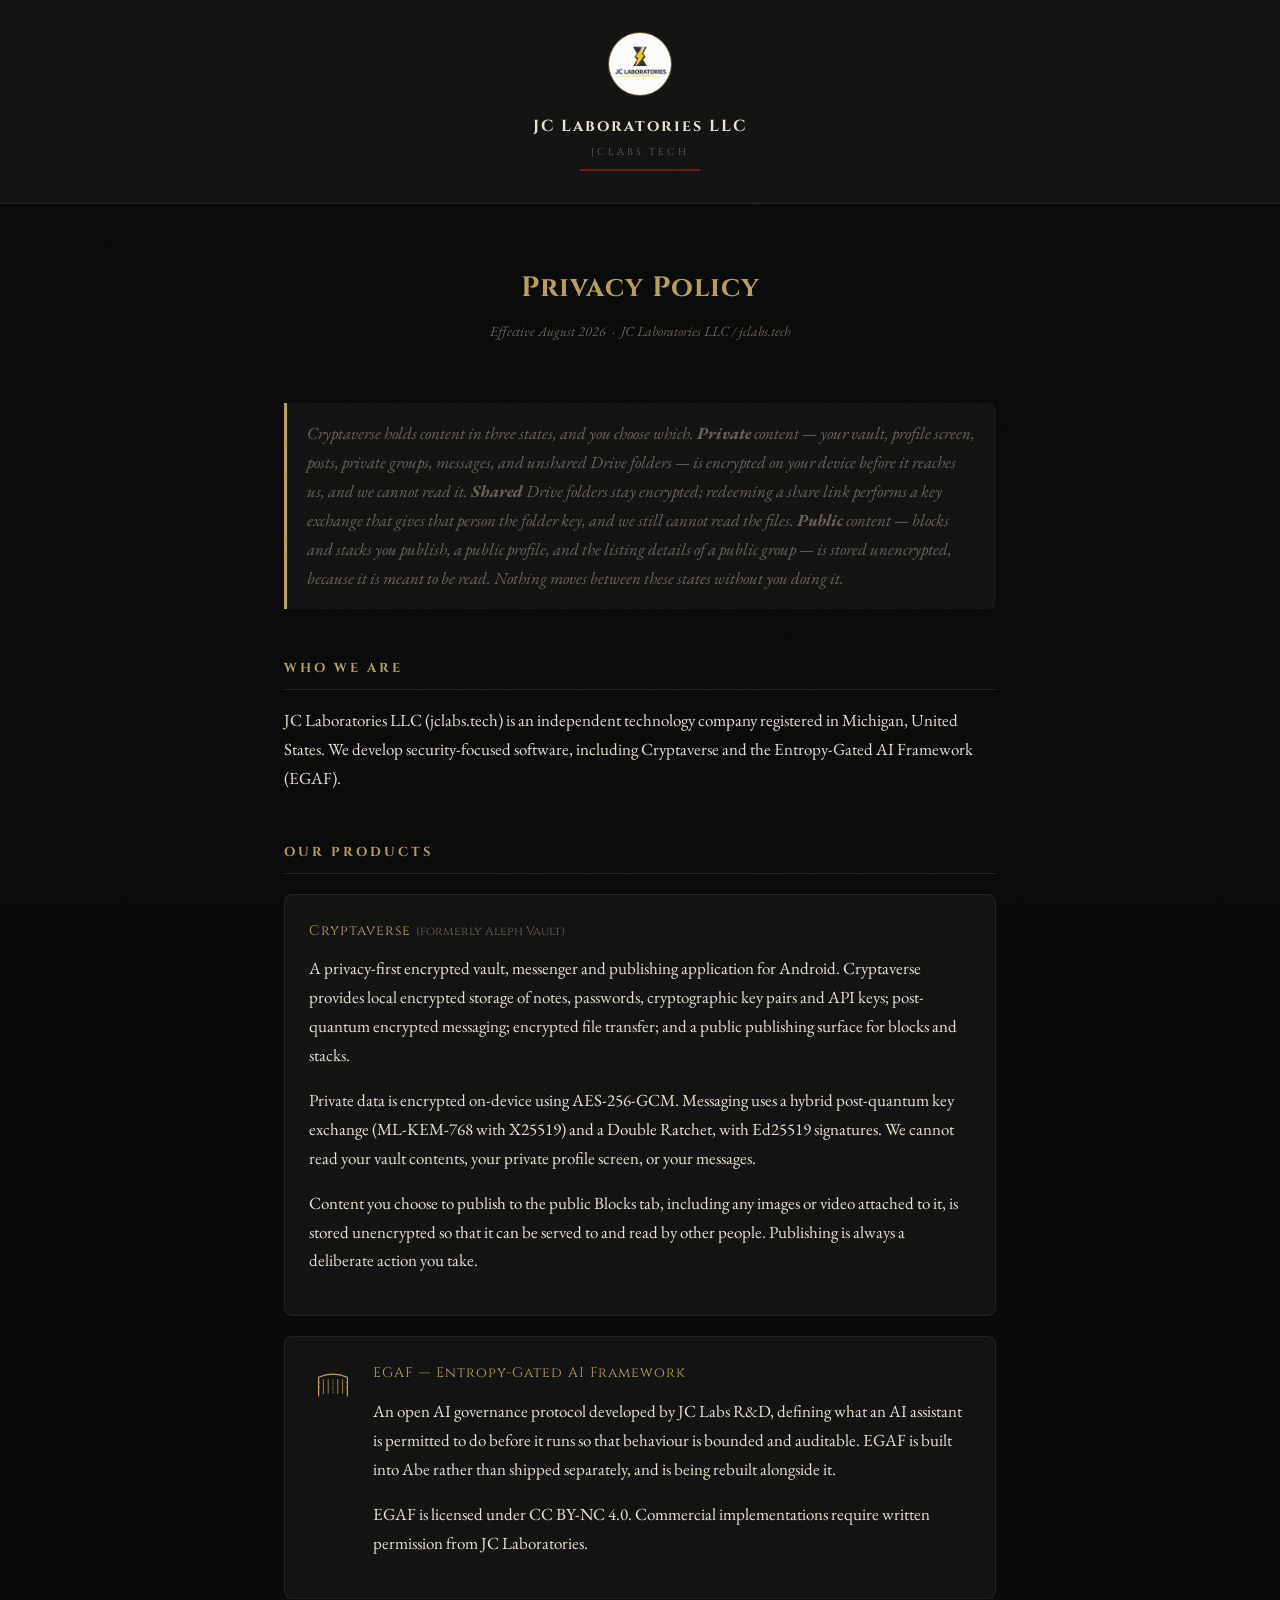
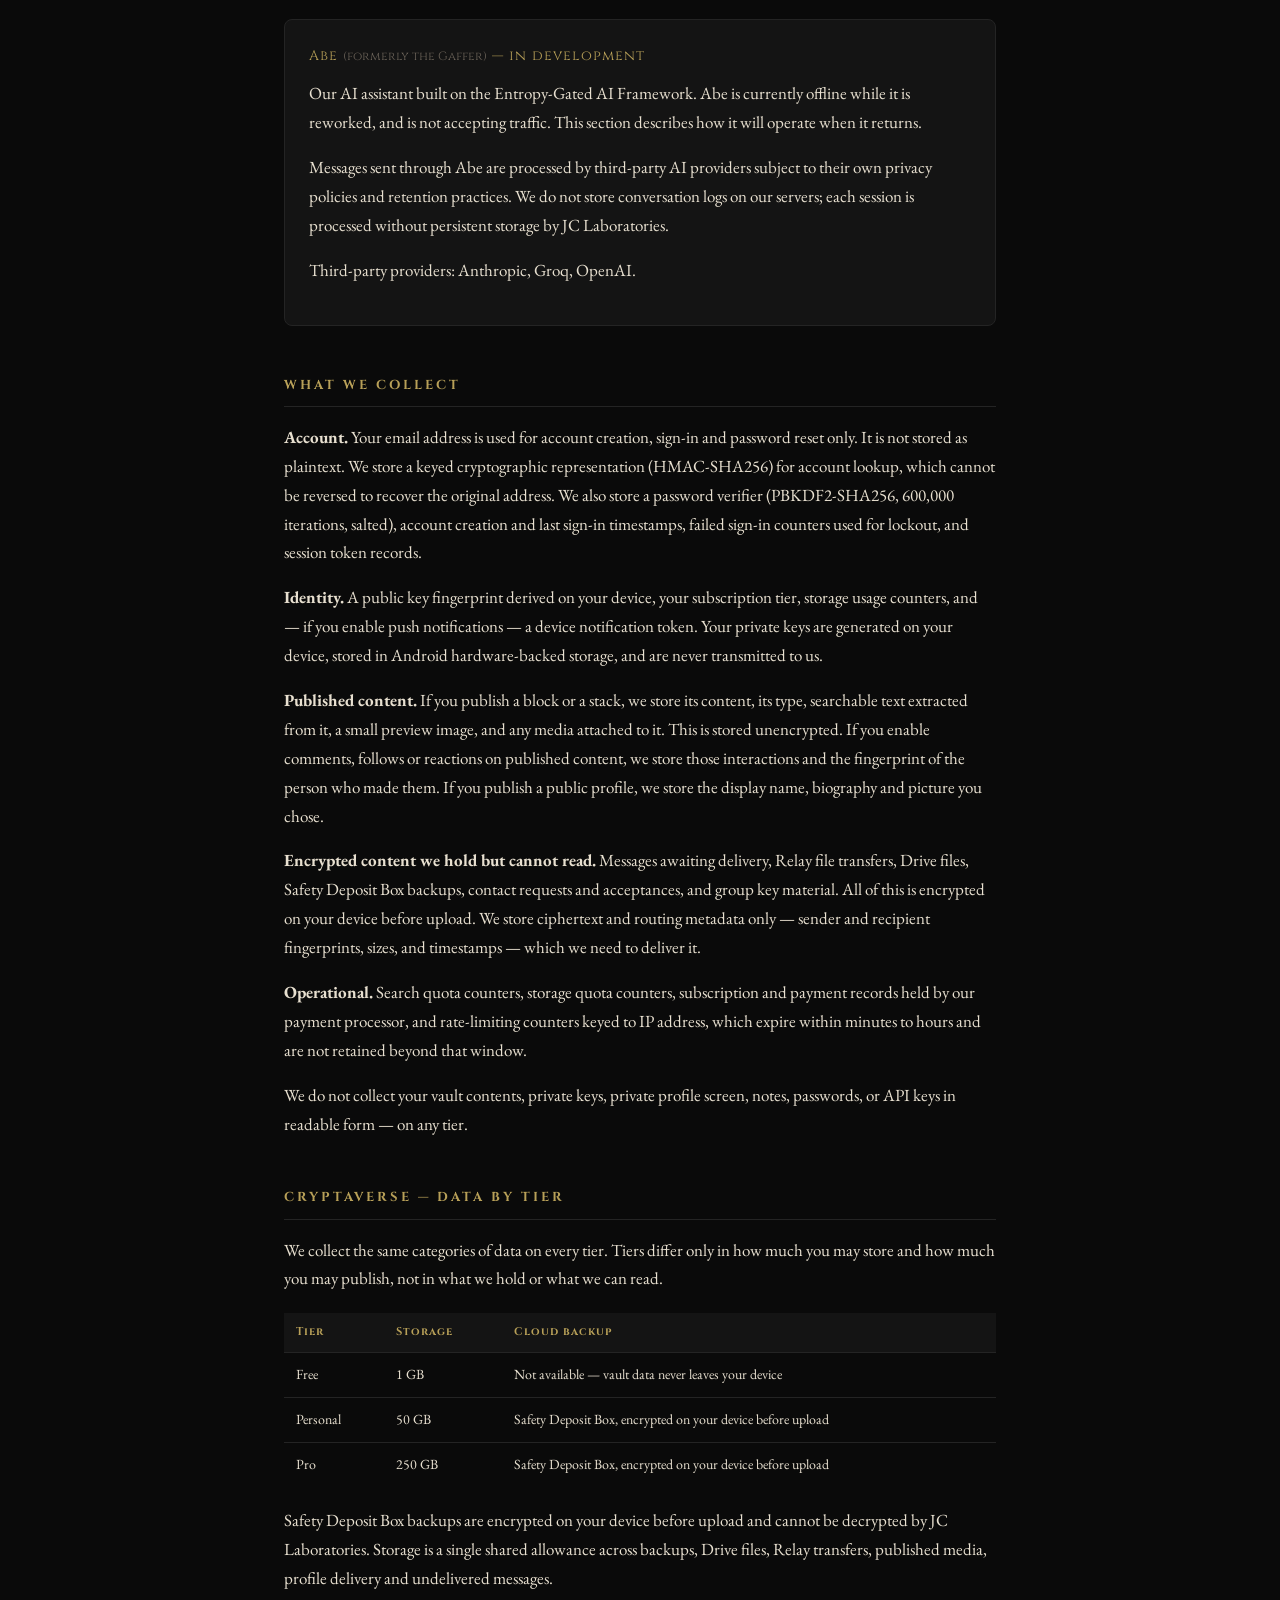
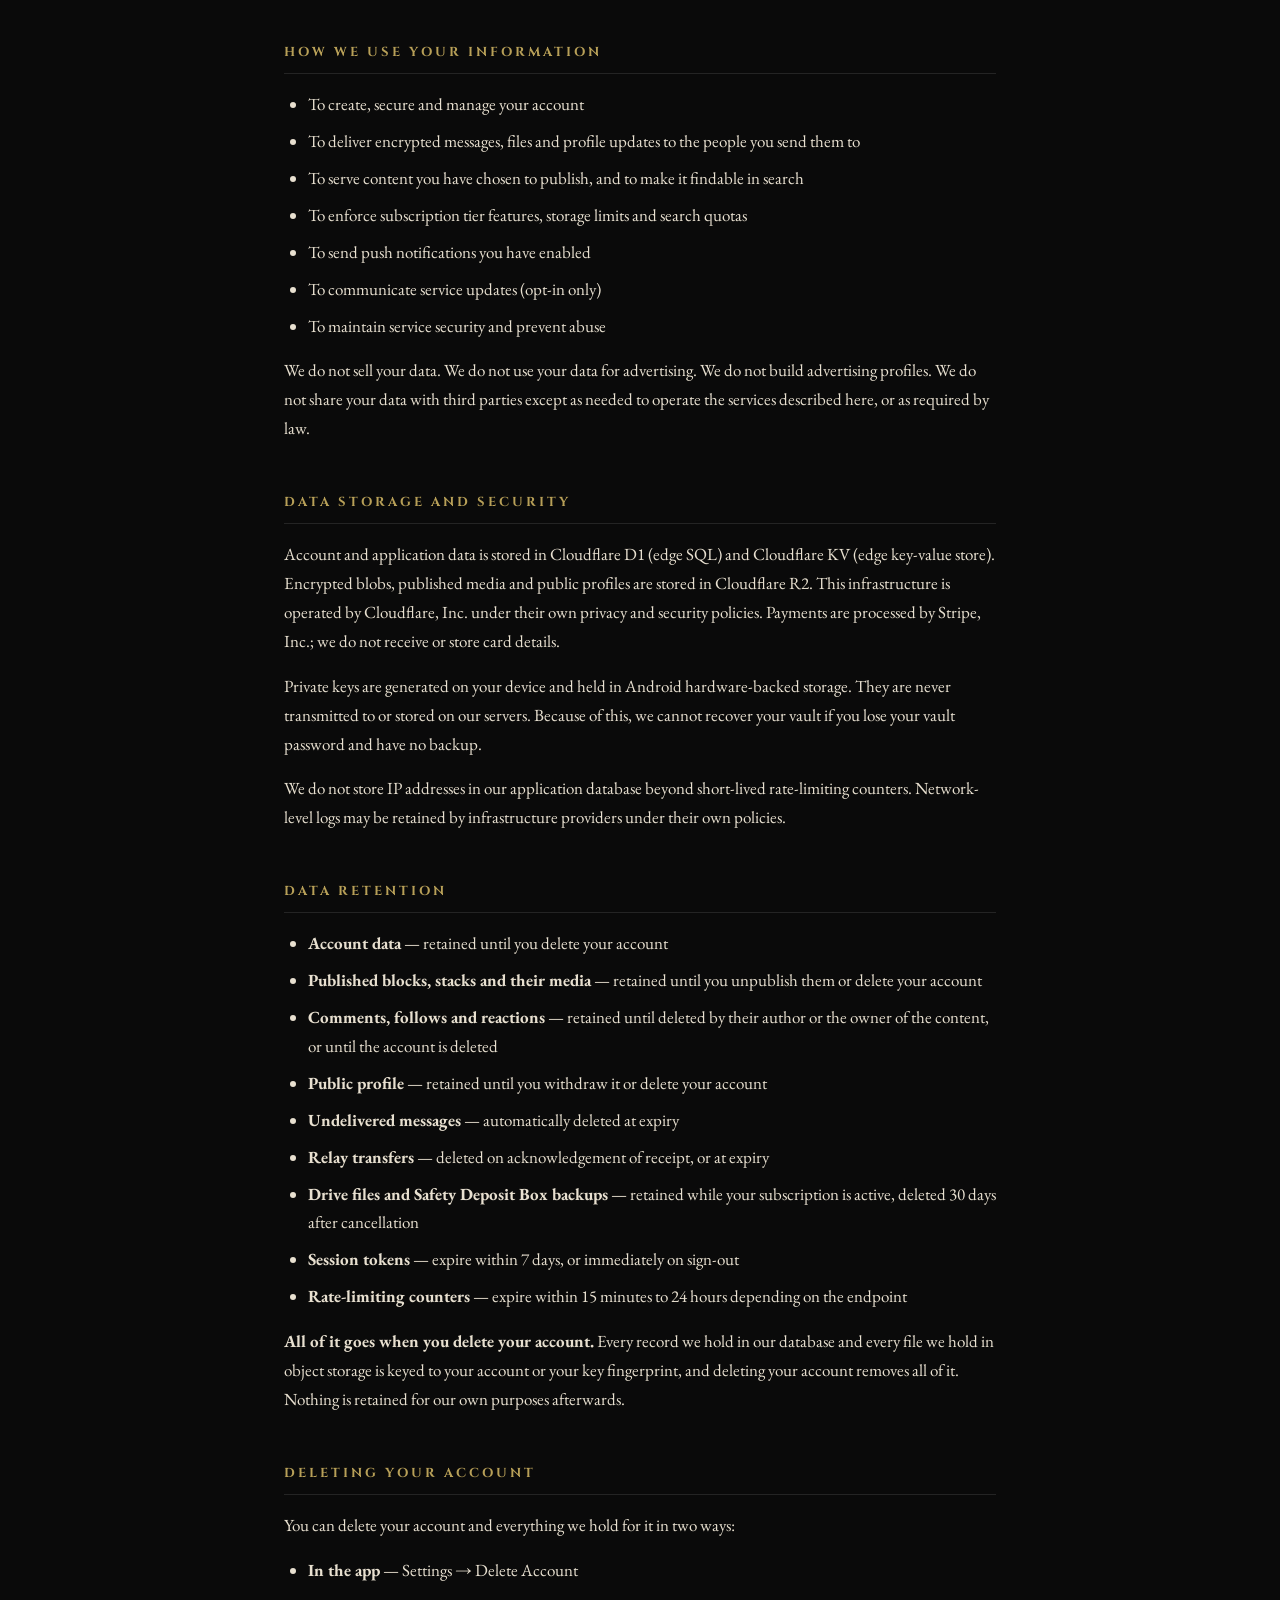
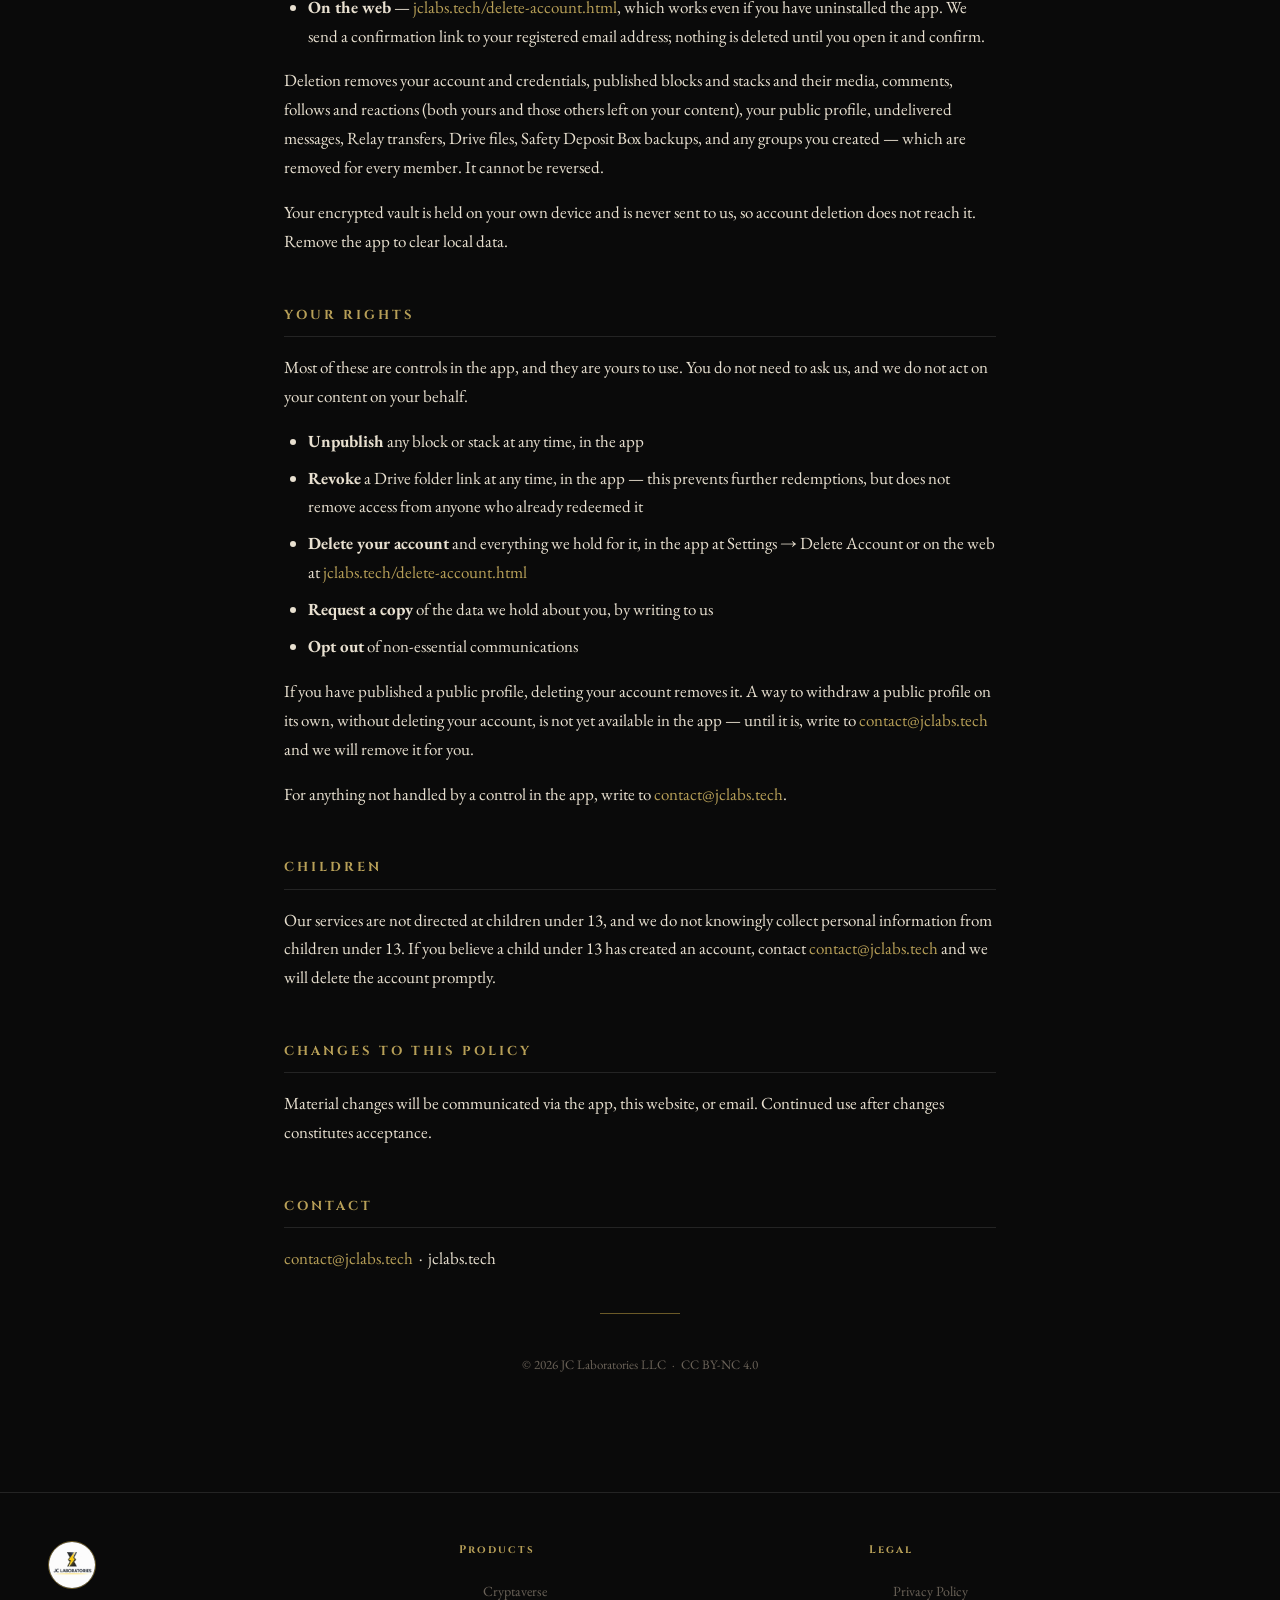
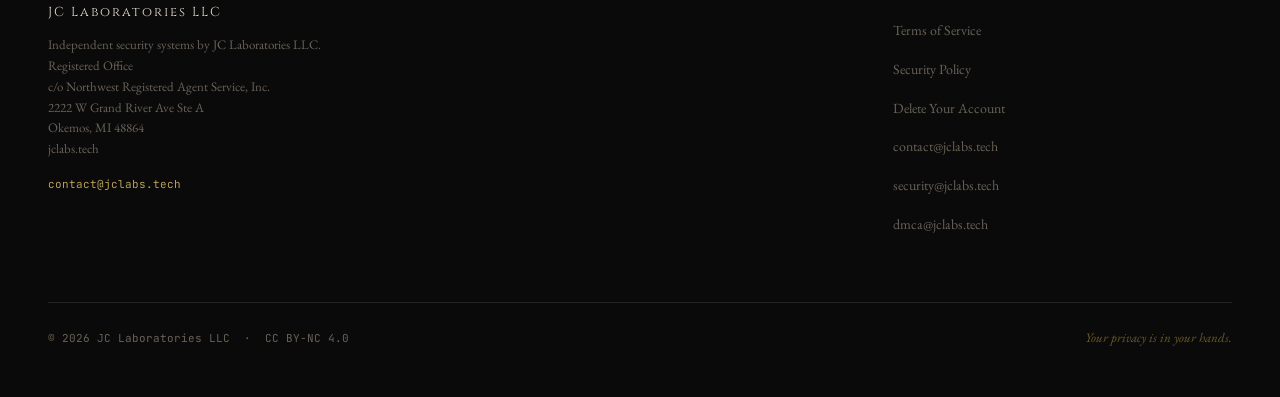
<file: privacy.html>
<!DOCTYPE html>
<html lang="en">
<head>
<meta charset="UTF-8">
<meta name="viewport" content="width=device-width, initial-scale=1.0">
<title>Privacy Policy — JC Laboratories LLC</title>
<meta name="description" content="How JC Laboratories LLC collects, uses, stores and deletes data across Cryptaverse and its other products.">
<link href="https://fonts.googleapis.com/css2?family=Cinzel:wght@400;600;700&family=EB+Garamond:ital,wght@0,400;0,500;1,400&family=JetBrains+Mono:wght@400;500&display=swap" rel="stylesheet">
<link rel="stylesheet" href="css/main.css">
<link rel="stylesheet" href="css/docs.css">
</head>
<body>

<header class="doc-header">
  <span class="logo-mark"><img src="assets/logo.png" alt="JC Laboratories LLC"></span>
  <span class="brand-full">JC Laboratories LLC</span>
  <span class="brand-sub">jclabs.tech</span>
  <div class="brand-line"></div>
</header>

<div class="doc-container">
  <div class="doc-title">Privacy Policy</div>
  <div class="doc-meta">Effective August 2026 &nbsp;·&nbsp; JC Laboratories LLC / jclabs.tech</div>

  <div class="highlight">
    Cryptaverse holds content in three states, and you choose which. <strong>Private</strong> content &mdash; your vault, profile screen, posts, private groups, messages, and unshared Drive folders &mdash; is encrypted on your device before it reaches us, and we cannot read it. <strong>Shared</strong> Drive folders stay encrypted; redeeming a share link performs a key exchange that gives that person the folder key, and we still cannot read the files. <strong>Public</strong> content &mdash; blocks and stacks you publish, a public profile, and the listing details of a public group &mdash; is stored unencrypted, because it is meant to be read. Nothing moves between these states without you doing it.
  </div>

  <h2>Who We Are</h2>
  <p>JC Laboratories LLC (jclabs.tech) is an independent technology company registered in Michigan, United States. We develop security-focused software, including Cryptaverse and the Entropy-Gated AI Framework (EGAF).</p>
  
  <h2>Our Products</h2>

  <div class="product-block">
    <div class="product-name">Cryptaverse <span style="color:var(--text-muted);font-size:12px;letter-spacing:0;">(formerly Aleph Vault)</span></div>
    <p>A privacy-first encrypted vault, messenger and publishing application for Android. Cryptaverse provides local encrypted storage of notes, passwords, cryptographic key pairs and API keys; post-quantum encrypted messaging; encrypted file transfer; and a public publishing surface for blocks and stacks.</p>
    <p>Private data is encrypted on-device using AES-256-GCM. Messaging uses a hybrid post-quantum key exchange (ML-KEM-768 with X25519) and a Double Ratchet, with Ed25519 signatures. We cannot read your vault contents, your private profile screen, or your messages.</p>
    <p>Content you choose to publish to the public Blocks tab, including any images or video attached to it, is stored unencrypted so that it can be served to and read by other people. Publishing is always a deliberate action you take.</p>
  </div>

  <div class="product-block egaf-block">
    <img src="assets/egaf-logo.svg" class="egaf-logo" alt="EGAF">
    <div class="egaf-content">
      <div class="product-name">EGAF &mdash; Entropy-Gated AI Framework</div>
      <p>An open AI governance protocol developed by JC Labs R&amp;D, defining what an AI assistant is permitted to do before it runs so that behaviour is bounded and auditable. EGAF is built into Abe rather than shipped separately, and is being rebuilt alongside it.</p>
      <p>EGAF is licensed under CC BY-NC 4.0. Commercial implementations require written permission from JC Laboratories.</p>
    </div>
  </div>

  <div class="product-block">
    <div class="product-name">Abe <span style="color:var(--text-muted);font-size:12px;letter-spacing:0;">(formerly the Gaffer)</span> &mdash; in development</div>
    <p>Our AI assistant built on the Entropy-Gated AI Framework. Abe is currently offline while it is reworked, and is not accepting traffic. This section describes how it will operate when it returns.</p>
    <p>Messages sent through Abe are processed by third-party AI providers subject to their own privacy policies and retention practices. We do not store conversation logs on our servers; each session is processed without persistent storage by JC Laboratories.</p>
    <p>Third-party providers: Anthropic, Groq, OpenAI.</p>
  </div>

  <h2>What We Collect</h2>

  <p><strong>Account.</strong> Your email address is used for account creation, sign-in and password reset only. It is not stored as plaintext. We store a keyed cryptographic representation (HMAC-SHA256) for account lookup, which cannot be reversed to recover the original address. We also store a password verifier (PBKDF2-SHA256, 600,000 iterations, salted), account creation and last sign-in timestamps, failed sign-in counters used for lockout, and session token records.</p>

  <p><strong>Identity.</strong> A public key fingerprint derived on your device, your subscription tier, storage usage counters, and &mdash; if you enable push notifications &mdash; a device notification token. Your private keys are generated on your device, stored in Android hardware-backed storage, and are never transmitted to us.</p>

  <p><strong>Published content.</strong> If you publish a block or a stack, we store its content, its type, searchable text extracted from it, a small preview image, and any media attached to it. This is stored unencrypted. If you enable comments, follows or reactions on published content, we store those interactions and the fingerprint of the person who made them. If you publish a public profile, we store the display name, biography and picture you chose.</p>

  <p><strong>Encrypted content we hold but cannot read.</strong> Messages awaiting delivery, Relay file transfers, Drive files, Safety Deposit Box backups, contact requests and acceptances, and group key material. All of this is encrypted on your device before upload. We store ciphertext and routing metadata only &mdash; sender and recipient fingerprints, sizes, and timestamps &mdash; which we need to deliver it.</p>

  <p><strong>Operational.</strong> Search quota counters, storage quota counters, subscription and payment records held by our payment processor, and rate-limiting counters keyed to IP address, which expire within minutes to hours and are not retained beyond that window.</p>

  <p>We do not collect your vault contents, private keys, private profile screen, notes, passwords, or API keys in readable form &mdash; on any tier.</p>

  <h2>Cryptaverse &mdash; Data by Tier</h2>

  <p>We collect the same categories of data on every tier. Tiers differ only in how much you may store and how much you may publish, not in what we hold or what we can read.</p>

  <table class="tier-table">
    <thead><tr><th>Tier</th><th>Storage</th><th>Cloud backup</th></tr></thead>
    <tbody>
      <tr><td>Free</td><td>1 GB</td><td>Not available &mdash; vault data never leaves your device</td></tr>
      <tr><td>Personal</td><td>50 GB</td><td>Safety Deposit Box, encrypted on your device before upload</td></tr>
      <tr><td>Pro</td><td>250 GB</td><td>Safety Deposit Box, encrypted on your device before upload</td></tr>
    </tbody>
  </table>

  <p>Safety Deposit Box backups are encrypted on your device before upload and cannot be decrypted by JC Laboratories. Storage is a single shared allowance across backups, Drive files, Relay transfers, published media, profile delivery and undelivered messages.</p>


  <h2>How We Use Your Information</h2>
  <ul>
    <li>To create, secure and manage your account</li>
    <li>To deliver encrypted messages, files and profile updates to the people you send them to</li>
    <li>To serve content you have chosen to publish, and to make it findable in search</li>
    <li>To enforce subscription tier features, storage limits and search quotas</li>
    <li>To send push notifications you have enabled</li>
    <li>To communicate service updates (opt-in only)</li>
    <li>To maintain service security and prevent abuse</li>
  </ul>
  <p>We do not sell your data. We do not use your data for advertising. We do not build advertising profiles. We do not share your data with third parties except as needed to operate the services described here, or as required by law.</p>

  <h2>Data Storage and Security</h2>
  <p>Account and application data is stored in Cloudflare D1 (edge SQL) and Cloudflare KV (edge key-value store). Encrypted blobs, published media and public profiles are stored in Cloudflare R2. This infrastructure is operated by Cloudflare, Inc. under their own privacy and security policies. Payments are processed by Stripe, Inc.; we do not receive or store card details.</p>
  <p>Private keys are generated on your device and held in Android hardware-backed storage. They are never transmitted to or stored on our servers. Because of this, we cannot recover your vault if you lose your vault password and have no backup.</p>
  <p>We do not store IP addresses in our application database beyond short-lived rate-limiting counters. Network-level logs may be retained by infrastructure providers under their own policies.</p>

  <h2>Data Retention</h2>
  <ul>
    <li><strong>Account data</strong> &mdash; retained until you delete your account</li>
    <li><strong>Published blocks, stacks and their media</strong> &mdash; retained until you unpublish them or delete your account</li>
    <li><strong>Comments, follows and reactions</strong> &mdash; retained until deleted by their author or the owner of the content, or until the account is deleted</li>
    <li><strong>Public profile</strong> &mdash; retained until you withdraw it or delete your account</li>
    <li><strong>Undelivered messages</strong> &mdash; automatically deleted at expiry</li>
    <li><strong>Relay transfers</strong> &mdash; deleted on acknowledgement of receipt, or at expiry</li>
    <li><strong>Drive files and Safety Deposit Box backups</strong> &mdash; retained while your subscription is active, deleted 30 days after cancellation</li>
    <li><strong>Session tokens</strong> &mdash; expire within 7 days, or immediately on sign-out</li>
    <li><strong>Rate-limiting counters</strong> &mdash; expire within 15 minutes to 24 hours depending on the endpoint</li>
  </ul>
  <p><strong>All of it goes when you delete your account.</strong> Every record we hold in our database and every file we hold in object storage is keyed to your account or your key fingerprint, and deleting your account removes all of it. Nothing is retained for our own purposes afterwards.</p>

  <h2>Deleting Your Account</h2>
  <p>You can delete your account and everything we hold for it in two ways:</p>
  <ul>
    <li><strong>In the app</strong> &mdash; Settings &rarr; Delete Account</li>
    <li><strong>On the web</strong> &mdash; <a href="delete-account.html">jclabs.tech/delete-account.html</a>, which works even if you have uninstalled the app. We send a confirmation link to your registered email address; nothing is deleted until you open it and confirm.</li>
  </ul>
  <p>Deletion removes your account and credentials, published blocks and stacks and their media, comments, follows and reactions (both yours and those others left on your content), your public profile, undelivered messages, Relay transfers, Drive files, Safety Deposit Box backups, and any groups you created &mdash; which are removed for every member. It cannot be reversed.</p>
  <p>Your encrypted vault is held on your own device and is never sent to us, so account deletion does not reach it. Remove the app to clear local data.</p>

  <h2>Your Rights</h2>
  <p>Most of these are controls in the app, and they are yours to use. You do not need to ask us, and we do not act on your content on your behalf.</p>
  <ul>
    <li><strong>Unpublish</strong> any block or stack at any time, in the app</li>
    <li><strong>Revoke</strong> a Drive folder link at any time, in the app &mdash; this prevents further redemptions, but does not remove access from anyone who already redeemed it</li>
    <li><strong>Delete your account</strong> and everything we hold for it, in the app at Settings &rarr; Delete Account or on the web at <a href="delete-account.html">jclabs.tech/delete-account.html</a></li>
    <li><strong>Request a copy</strong> of the data we hold about you, by writing to us</li>
    <li><strong>Opt out</strong> of non-essential communications</li>
  </ul>
  <p>If you have published a public profile, deleting your account removes it. A way to withdraw a public profile on its own, without deleting your account, is not yet available in the app &mdash; until it is, write to <a href="mailto:contact@jclabs.tech">contact@jclabs.tech</a> and we will remove it for you.</p>
  <p>For anything not handled by a control in the app, write to <a href="mailto:contact@jclabs.tech">contact@jclabs.tech</a>.</p>

  <h2>Children</h2>
  <p>Our services are not directed at children under 13, and we do not knowingly collect personal information from children under 13. If you believe a child under 13 has created an account, contact <a href="mailto:contact@jclabs.tech">contact@jclabs.tech</a> and we will delete the account promptly.</p>

  <h2>Changes to This Policy</h2>
  <p>Material changes will be communicated via the app, this website, or email. Continued use after changes constitutes acceptance.</p>

  <h2>Contact</h2>
  <p><a href="mailto:contact@jclabs.tech">contact@jclabs.tech</a> &nbsp;·&nbsp; jclabs.tech</p>

  <div class="divider"></div>
  <p style="text-align:center;color:var(--text-muted);font-size:13px;">&copy; 2026 JC Laboratories LLC &nbsp;·&nbsp; CC BY-NC 4.0</p>
</div>

<footer>
  <div class="footer-brand">
    <img src="assets/logo.png" class="logo-img" alt="JC Laboratories LLC">
    <span class="name">JC Laboratories LLC</span>
    <p>
      Independent security systems by JC Laboratories LLC.<br>
      Registered Office<br>
      c/o Northwest Registered Agent Service, Inc.<br>
      2222 W Grand River Ave Ste A<br>
      Okemos, MI 48864<br>
      jclabs.tech
    </p>
    <p style="margin-top:12px;font-family:'JetBrains Mono',monospace;font-size:11px;color:var(--text-muted);">
      <a href="mailto:contact@jclabs.tech">contact@jclabs.tech</a>
    </p>
  </div>

  <div class="footer-links">
    <h4>Products</h4>
    <ul>
      <li><a href="download.html">Cryptaverse</a></li>
    </ul>
  </div>

  <div class="footer-links">
    <h4>Legal</h4>
    <ul>
      <li><a href="privacy.html">Privacy Policy</a></li>
      <li><a href="terms.html">Terms of Service</a></li>
      <li><a href="security.html">Security Policy</a></li>
      <li><a href="delete-account.html">Delete Your Account</a></li>
      <li><a href="mailto:contact@jclabs.tech">contact@jclabs.tech</a></li>
      <li><a href="mailto:security@jclabs.tech">security@jclabs.tech</a></li>
      <li><a href="mailto:dmca@jclabs.tech">dmca@jclabs.tech</a></li>
    </ul>
  </div>

  <div class="footer-bottom">
    <span>&copy; 2026 JC Laboratories LLC &nbsp;&middot;&nbsp; CC BY-NC 4.0</span>
    <span style="font-style:italic;font-family:'EB Garamond',serif;font-size:13px;color:var(--gold-muted);">
      Your privacy is in your hands.
    </span>
  </div>
</footer>

</body>
</html>
</file>
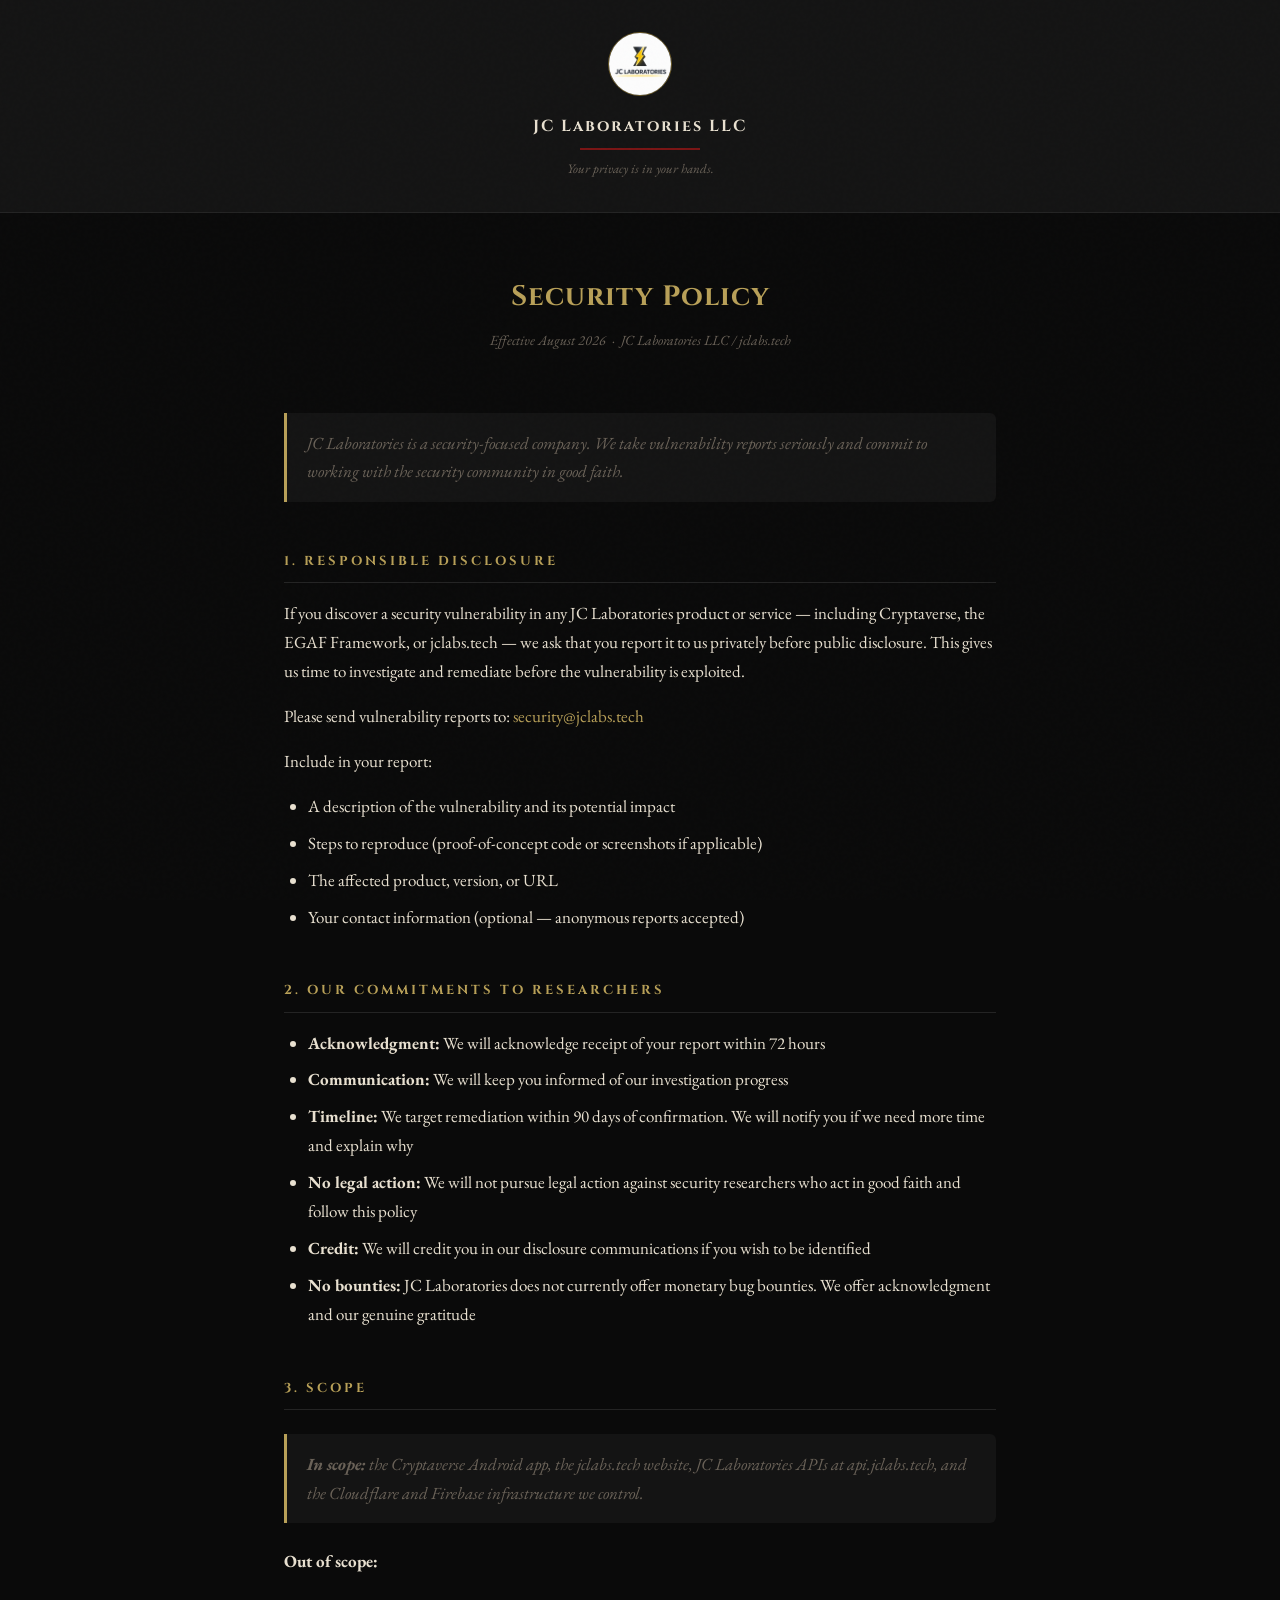
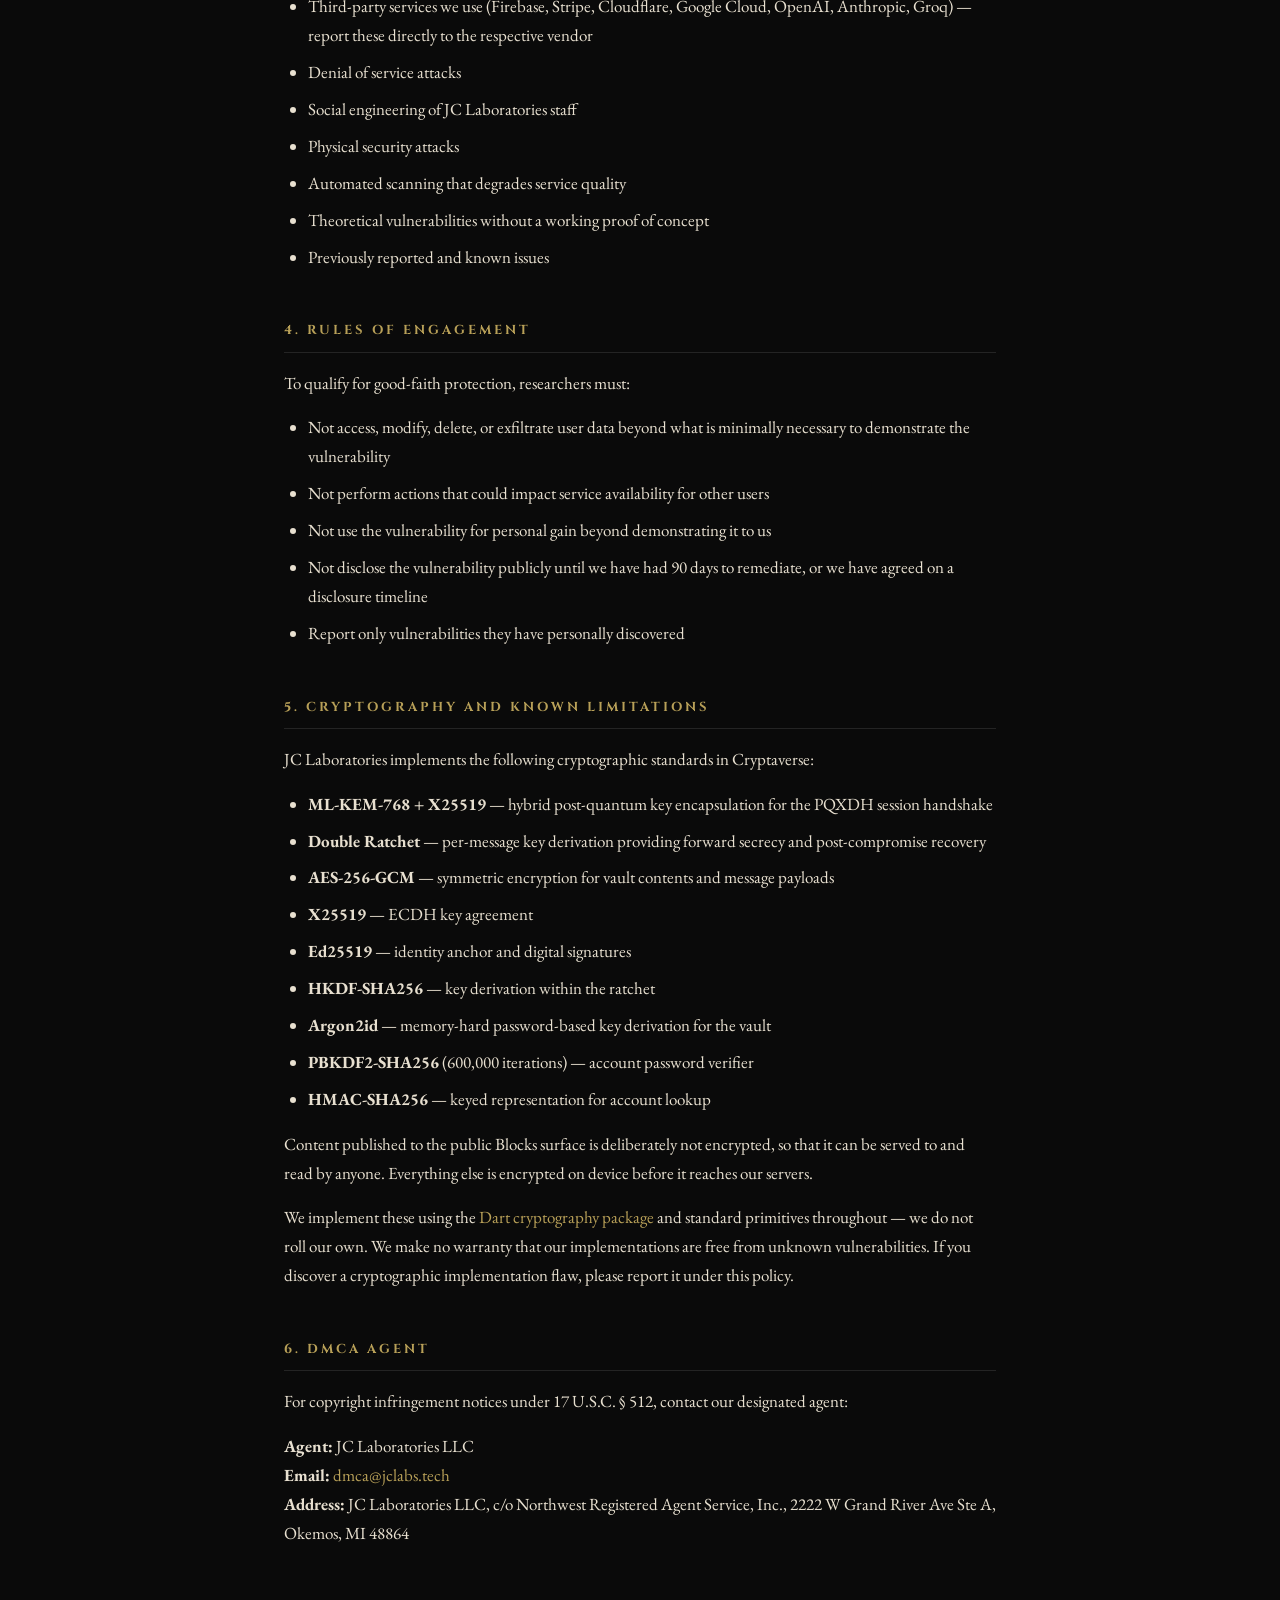
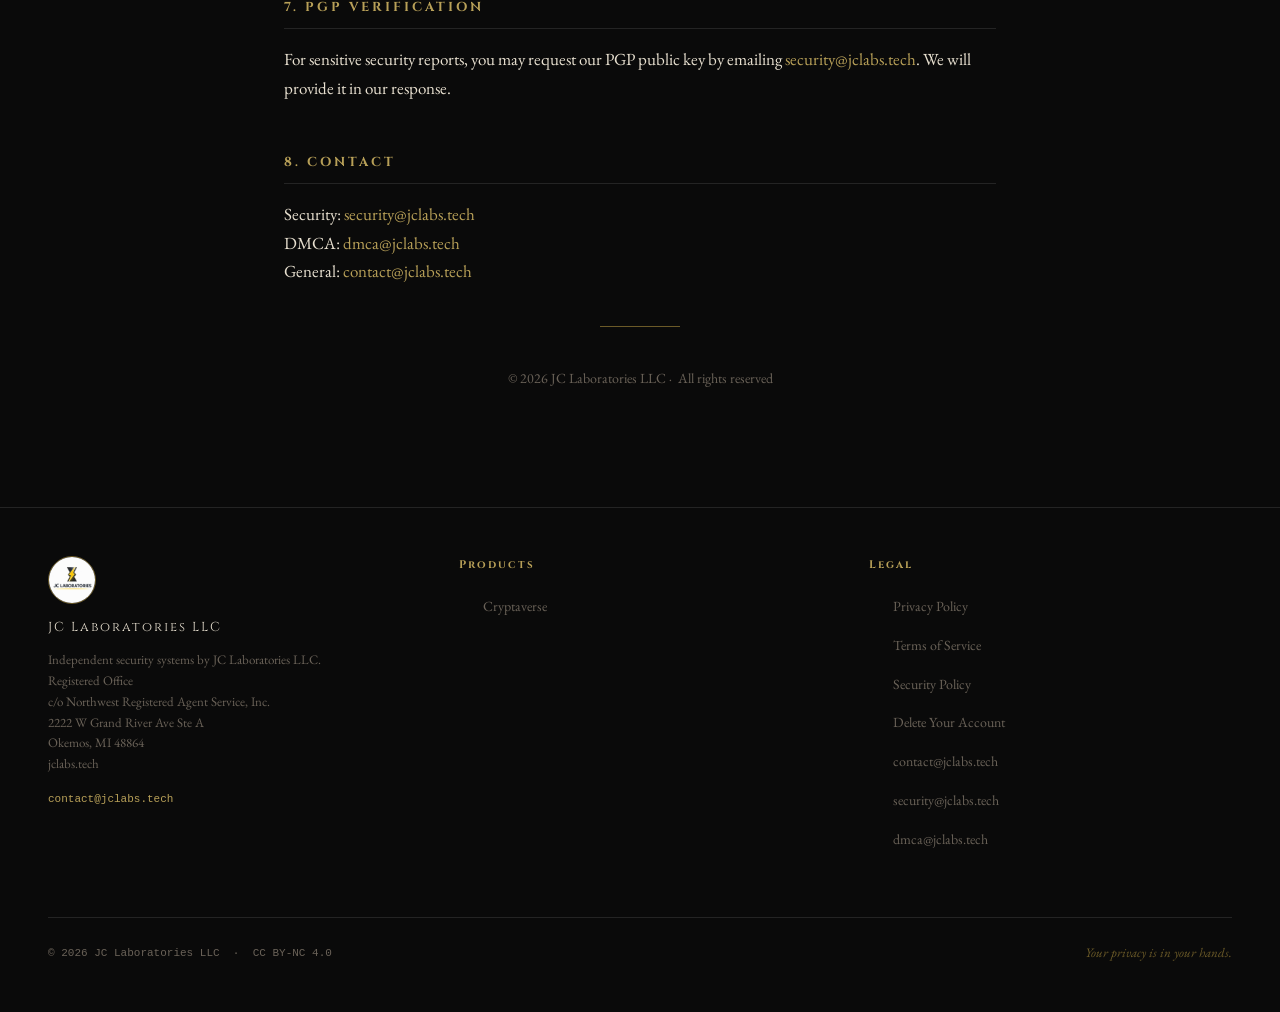
<file: security.html>
<!DOCTYPE html>
<html lang="en">
<head>
<meta charset="UTF-8">
<meta name="viewport" content="width=device-width, initial-scale=1.0">
<title>Security Policy — JC Laboratories LLC</title>
<link href="https://fonts.googleapis.com/css2?family=Cinzel:wght@400;600;700&family=EB+Garamond:ital,wght@0,400;0,500;1,400&display=swap" rel="stylesheet">
<link rel="stylesheet" href="css/main.css">
<link rel="stylesheet" href="css/docs.css">
</head>
<body>

<header class="doc-header">
  <span class="logo-mark"><img src="assets/logo.png" alt="JC Labs R&D"></span>
  <span class="brand-full">JC Laboratories LLC</span>
  <div class="brand-line"></div>
  <span class="motto">Your privacy is in your hands.</span>
</header>

<div class="doc-container">
  <div class="doc-title">Security Policy</div>
  <div class="doc-meta">Effective August 2026 &nbsp;·&nbsp; JC Laboratories LLC / jclabs.tech</div>

  <div class="highlight">
    JC Laboratories is a security-focused company. We take vulnerability reports seriously and commit to working with the security community in good faith.
  </div>

  <h2>1. Responsible Disclosure</h2>
  <p>If you discover a security vulnerability in any JC Laboratories product or service — including Cryptaverse, the EGAF Framework, or jclabs.tech — we ask that you report it to us privately before public disclosure. This gives us time to investigate and remediate before the vulnerability is exploited.</p>
  <p>Please send vulnerability reports to: <a href="mailto:security@jclabs.tech">security@jclabs.tech</a></p>
  <p>Include in your report:</p>
  <ul>
    <li>A description of the vulnerability and its potential impact</li>
    <li>Steps to reproduce (proof-of-concept code or screenshots if applicable)</li>
    <li>The affected product, version, or URL</li>
    <li>Your contact information (optional — anonymous reports accepted)</li>
  </ul>

  <h2>2. Our Commitments to Researchers</h2>
  <ul>
    <li><strong>Acknowledgment:</strong> We will acknowledge receipt of your report within 72 hours</li>
    <li><strong>Communication:</strong> We will keep you informed of our investigation progress</li>
    <li><strong>Timeline:</strong> We target remediation within 90 days of confirmation. We will notify you if we need more time and explain why</li>
    <li><strong>No legal action:</strong> We will not pursue legal action against security researchers who act in good faith and follow this policy</li>
    <li><strong>Credit:</strong> We will credit you in our disclosure communications if you wish to be identified</li>
    <li><strong>No bounties:</strong> JC Laboratories does not currently offer monetary bug bounties. We offer acknowledgment and our genuine gratitude</li>
  </ul>

  <h2>3. Scope</h2>
  <div class="highlight">
    <strong>In scope:</strong> the Cryptaverse Android app, the jclabs.tech website, JC Laboratories APIs at api.jclabs.tech, and the Cloudflare and Firebase infrastructure we control.
  </div>
  <p><strong>Out of scope:</strong></p>
  <ul>
    <li>Third-party services we use (Firebase, Stripe, Cloudflare, Google Cloud, OpenAI, Anthropic, Groq) — report these directly to the respective vendor</li>
    <li>Denial of service attacks</li>
    <li>Social engineering of JC Laboratories staff</li>
    <li>Physical security attacks</li>
    <li>Automated scanning that degrades service quality</li>
    <li>Theoretical vulnerabilities without a working proof of concept</li>
    <li>Previously reported and known issues</li>
  </ul>

  <h2>4. Rules of Engagement</h2>
  <p>To qualify for good-faith protection, researchers must:</p>
  <ul>
    <li>Not access, modify, delete, or exfiltrate user data beyond what is minimally necessary to demonstrate the vulnerability</li>
    <li>Not perform actions that could impact service availability for other users</li>
    <li>Not use the vulnerability for personal gain beyond demonstrating it to us</li>
    <li>Not disclose the vulnerability publicly until we have had 90 days to remediate, or we have agreed on a disclosure timeline</li>
    <li>Report only vulnerabilities they have personally discovered</li>
  </ul>

  <h2>5. Cryptography and Known Limitations</h2>
  <p>JC Laboratories implements the following cryptographic standards in Cryptaverse:</p>
  <ul>
    <li><strong>ML-KEM-768 + X25519</strong> &mdash; hybrid post-quantum key encapsulation for the PQXDH session handshake</li>
    <li><strong>Double Ratchet</strong> &mdash; per-message key derivation providing forward secrecy and post-compromise recovery</li>
    <li><strong>AES-256-GCM</strong> &mdash; symmetric encryption for vault contents and message payloads</li>
    <li><strong>X25519</strong> &mdash; ECDH key agreement</li>
    <li><strong>Ed25519</strong> &mdash; identity anchor and digital signatures</li>
    <li><strong>HKDF-SHA256</strong> &mdash; key derivation within the ratchet</li>
    <li><strong>Argon2id</strong> &mdash; memory-hard password-based key derivation for the vault</li>
    <li><strong>PBKDF2-SHA256</strong> (600,000 iterations) &mdash; account password verifier</li>
    <li><strong>HMAC-SHA256</strong> &mdash; keyed representation for account lookup</li>
  </ul>
  <p>Content published to the public Blocks surface is deliberately not encrypted, so that it can be served to and read by anyone. Everything else is encrypted on device before it reaches our servers.</p>
  <p>We implement these using the <a href="https://pub.dev/packages/cryptography" target="_blank" rel="noopener">Dart cryptography package</a> and standard primitives throughout &mdash; we do not roll our own. We make no warranty that our implementations are free from unknown vulnerabilities. If you discover a cryptographic implementation flaw, please report it under this policy.</p>

  <h2>6. DMCA Agent</h2>
  <p>For copyright infringement notices under 17 U.S.C. &sect; 512, contact our designated agent:</p>
  <p>
    <strong>Agent:</strong> JC Laboratories LLC<br>
    <strong>Email:</strong> <a href="mailto:dmca@jclabs.tech">dmca@jclabs.tech</a><br>
    <strong>Address:</strong> JC Laboratories LLC, c/o Northwest Registered Agent Service, Inc., 2222 W Grand River Ave Ste A, Okemos, MI 48864
  </p>

  <h2>7. PGP Verification</h2>
  <p>For sensitive security reports, you may request our PGP public key by emailing <a href="mailto:security@jclabs.tech">security@jclabs.tech</a>. We will provide it in our response.</p>

  <h2>8. Contact</h2>
  <p>
    Security: <a href="mailto:security@jclabs.tech">security@jclabs.tech</a><br>
    DMCA: <a href="mailto:dmca@jclabs.tech">dmca@jclabs.tech</a><br>
    General: <a href="mailto:contact@jclabs.tech">contact@jclabs.tech</a>
  </p>

  <div class="divider"></div>
  <p style="text-align:center;color:var(--text-muted);font-size:14px;">&copy; 2026 JC Laboratories LLC&nbsp;·&nbsp; All rights reserved</p>
</div>

<footer>
  <div class="footer-brand">
    <img src="assets/logo.png" class="logo-img" alt="JC Laboratories LLC">
    <span class="name">JC Laboratories LLC</span>
    <p>
      Independent security systems by JC Laboratories LLC.<br>
      Registered Office<br>
      c/o Northwest Registered Agent Service, Inc.<br>
      2222 W Grand River Ave Ste A<br>
      Okemos, MI 48864<br>
      jclabs.tech
    </p>
    <p style="margin-top:12px;font-family:'JetBrains Mono',monospace;font-size:11px;color:var(--text-muted);">
      <a href="mailto:contact@jclabs.tech">contact@jclabs.tech</a>
    </p>
  </div>

  <div class="footer-links">
    <h4>Products</h4>
    <ul>
      <li><a href="download.html">Cryptaverse</a></li>
    </ul>
  </div>

  <div class="footer-links">
    <h4>Legal</h4>
    <ul>
      <li><a href="privacy.html">Privacy Policy</a></li>
      <li><a href="terms.html">Terms of Service</a></li>
      <li><a href="security.html">Security Policy</a></li>
      <li><a href="delete-account.html">Delete Your Account</a></li>
      <li><a href="mailto:contact@jclabs.tech">contact@jclabs.tech</a></li>
      <li><a href="mailto:security@jclabs.tech">security@jclabs.tech</a></li>
      <li><a href="mailto:dmca@jclabs.tech">dmca@jclabs.tech</a></li>
    </ul>
  </div>

  <div class="footer-bottom">
    <span>&copy; 2026 JC Laboratories LLC &nbsp;&middot;&nbsp; CC BY-NC 4.0</span>
    <span style="font-style:italic;font-family:'EB Garamond',serif;font-size:13px;color:var(--gold-muted);">
      Your privacy is in your hands.
    </span>
  </div>
</footer>



</body>
</html>
</file>
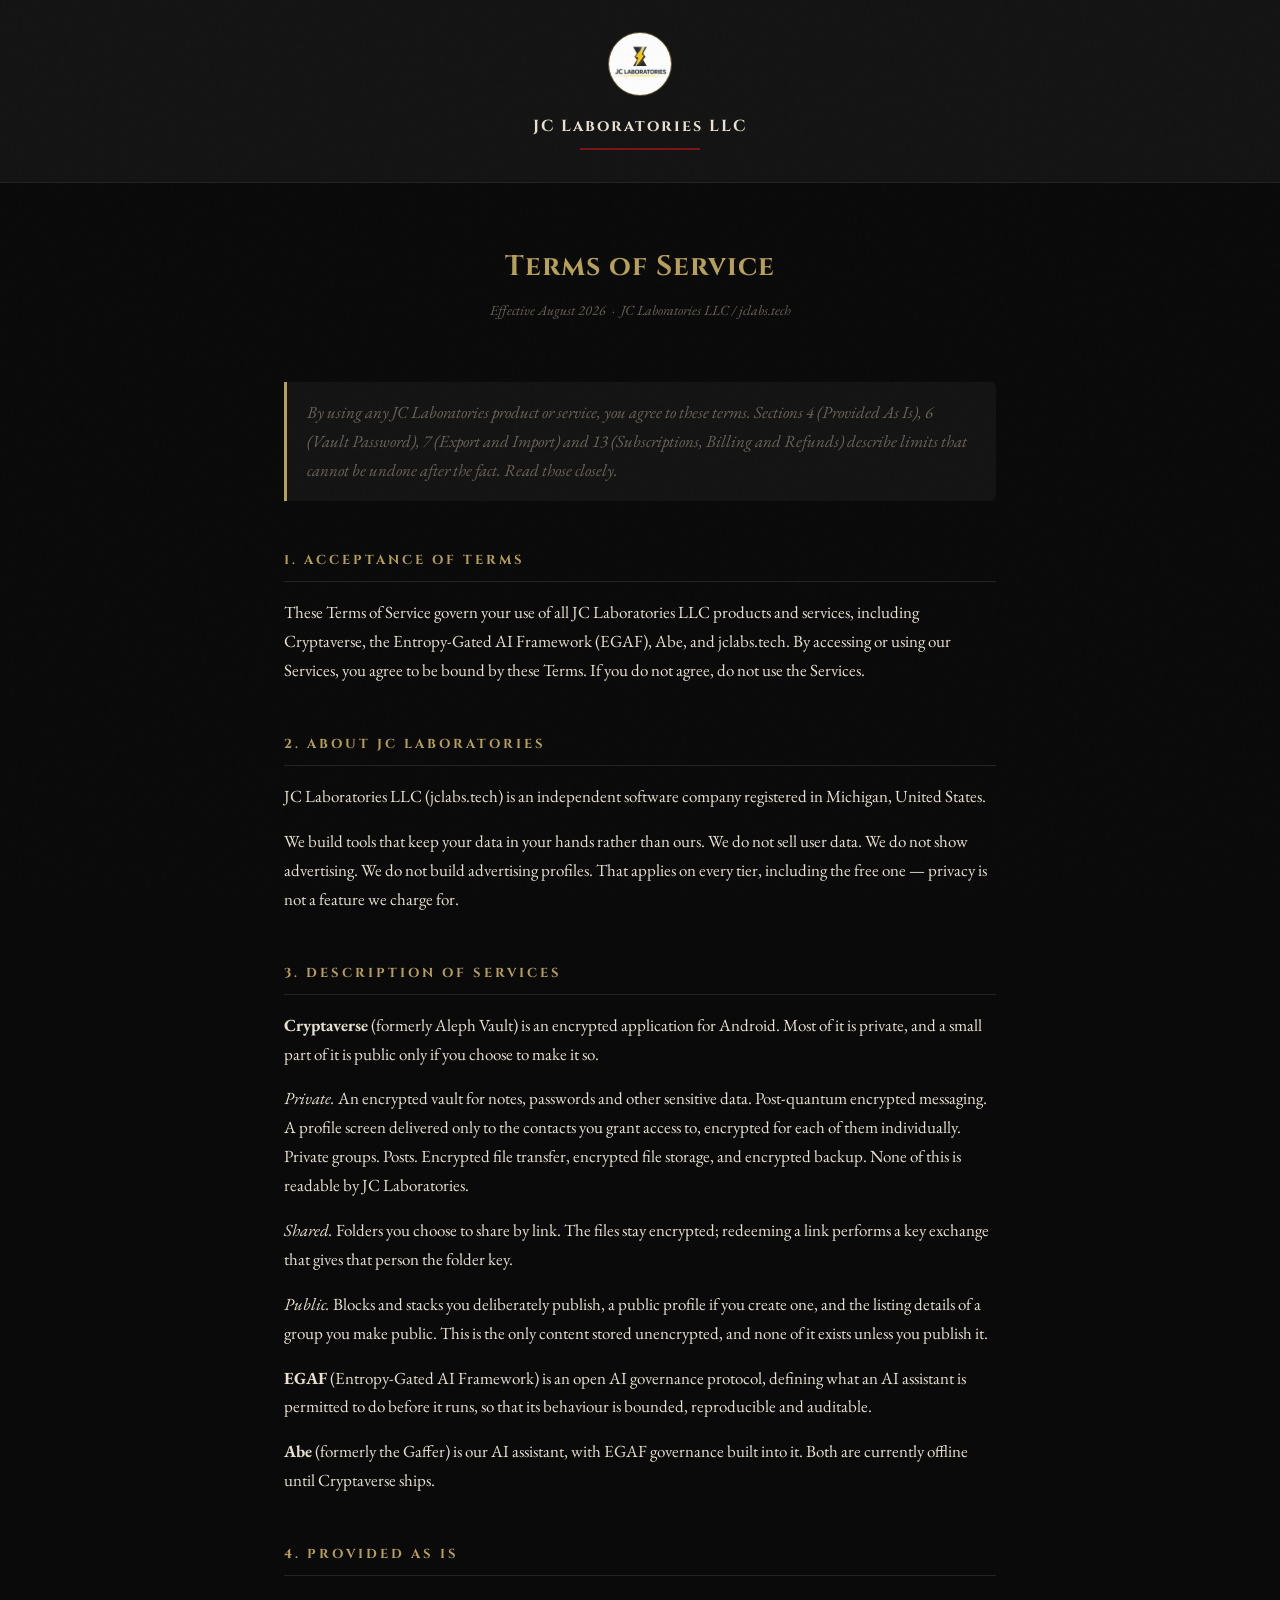
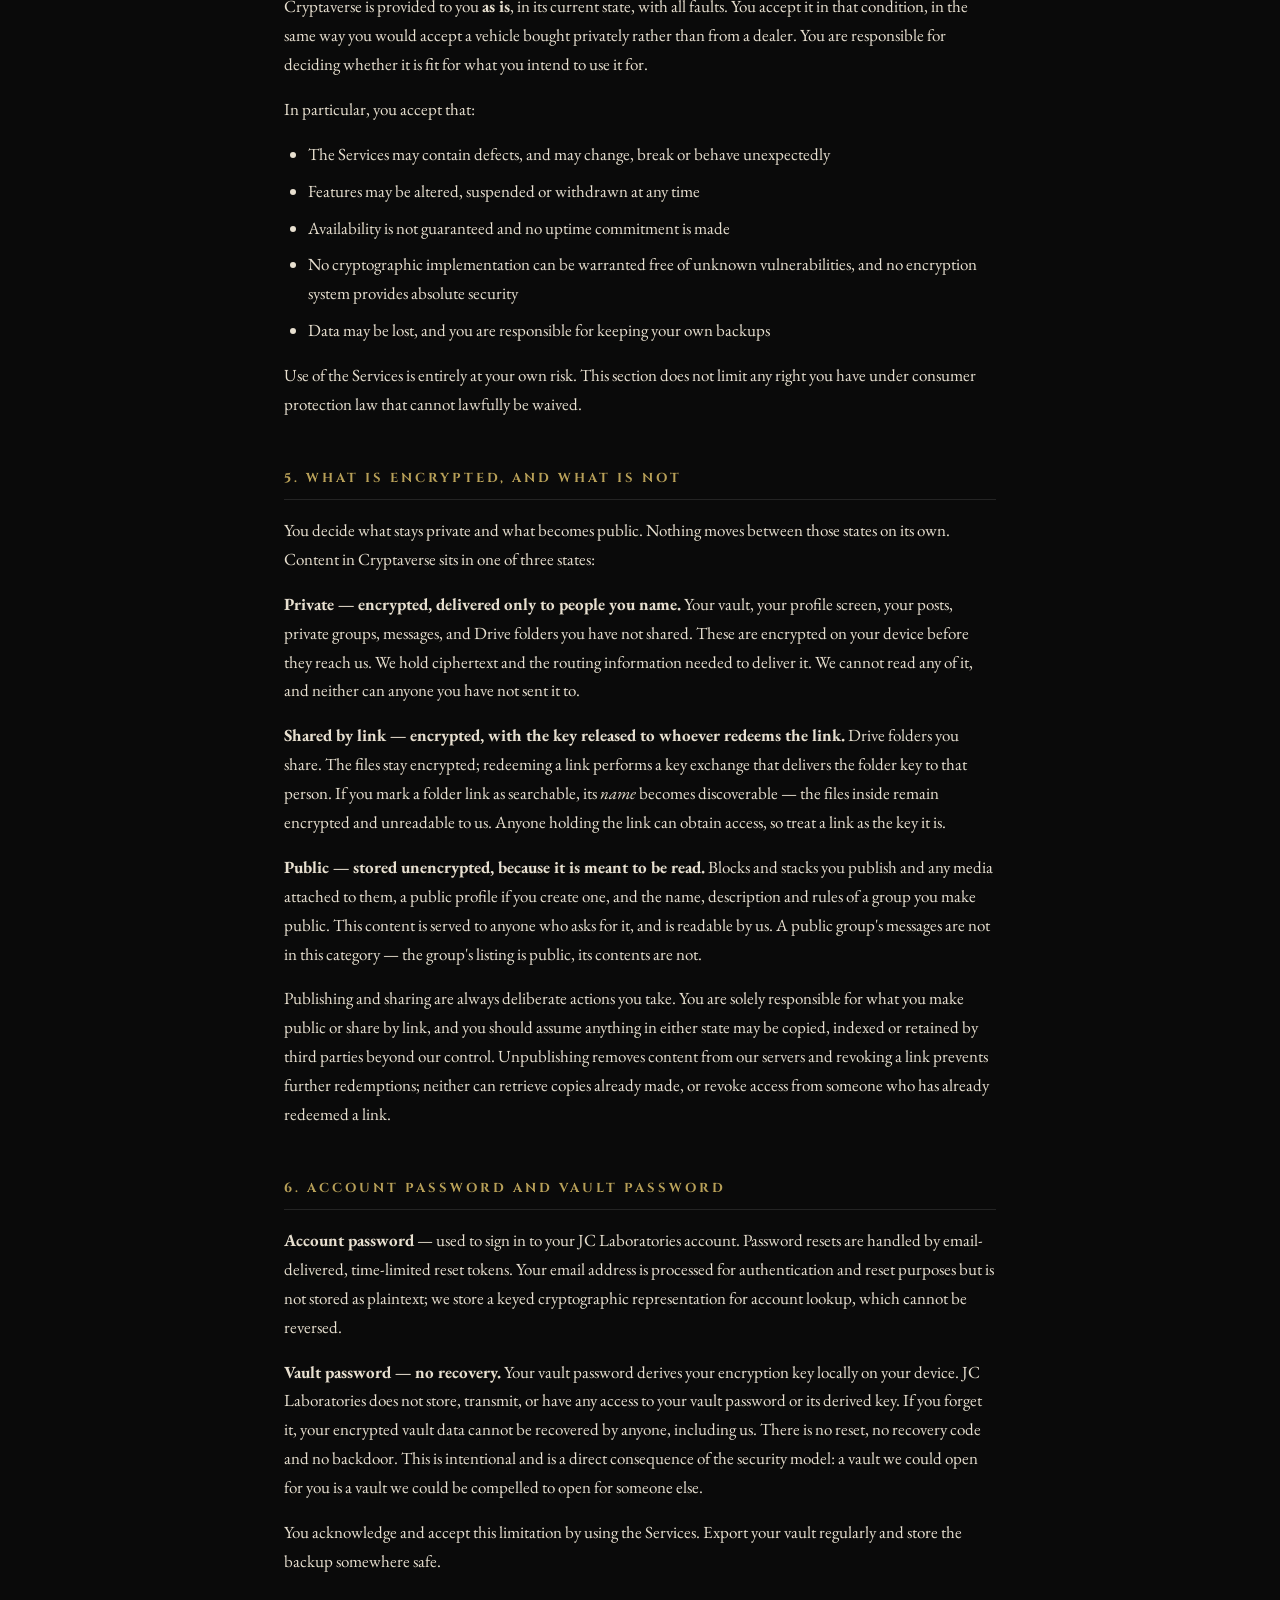
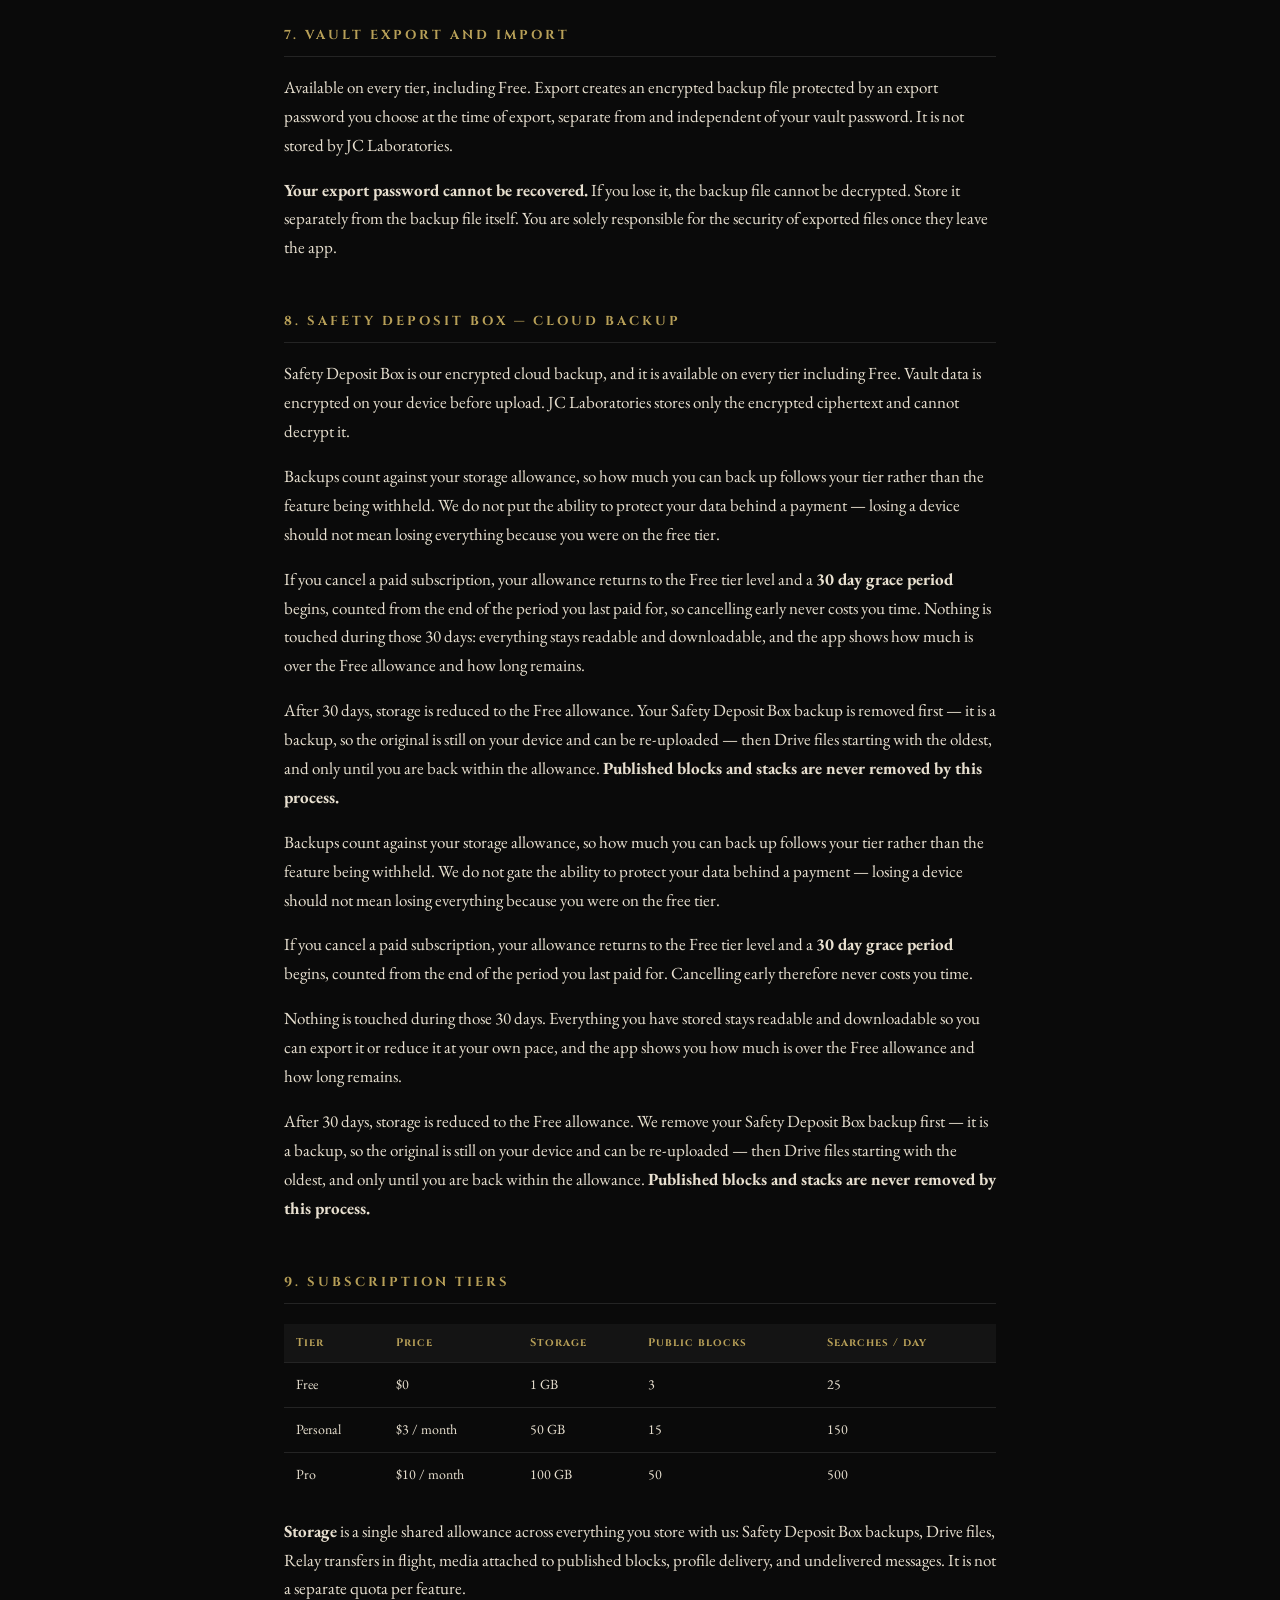
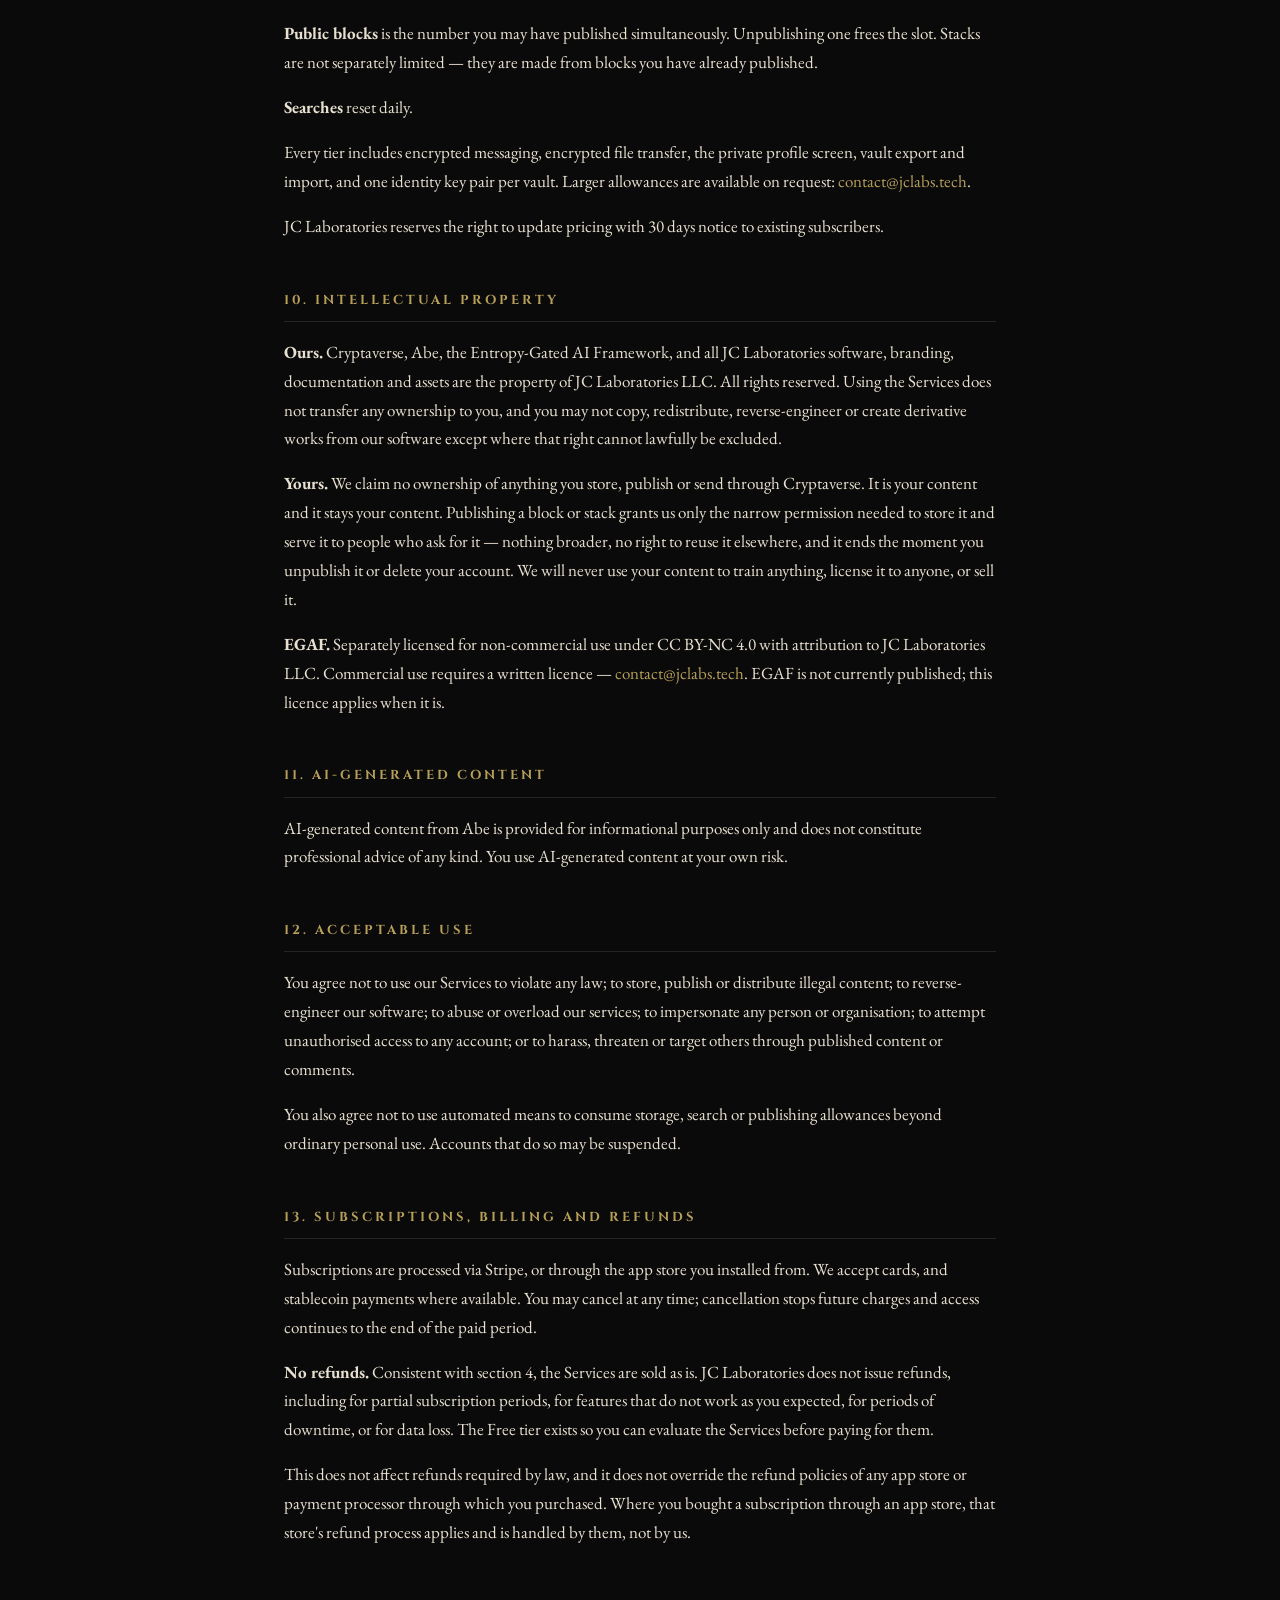
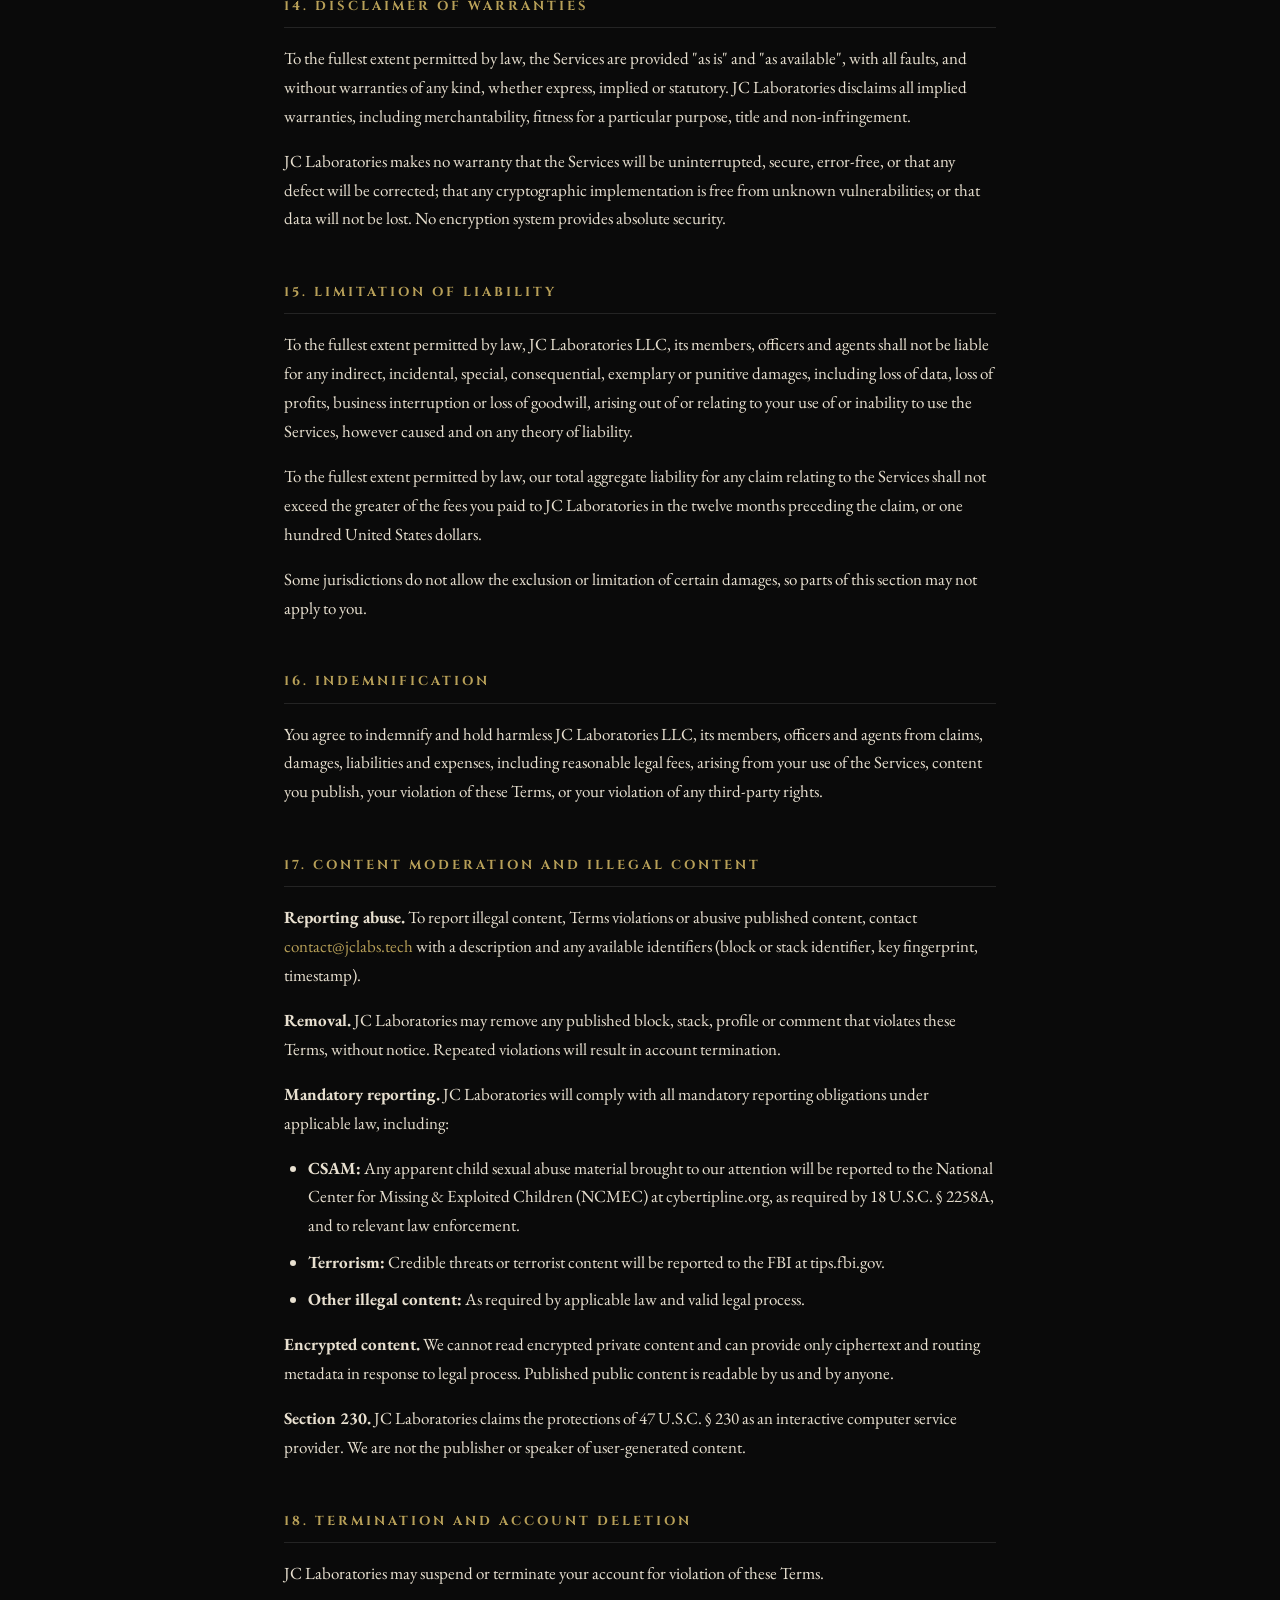
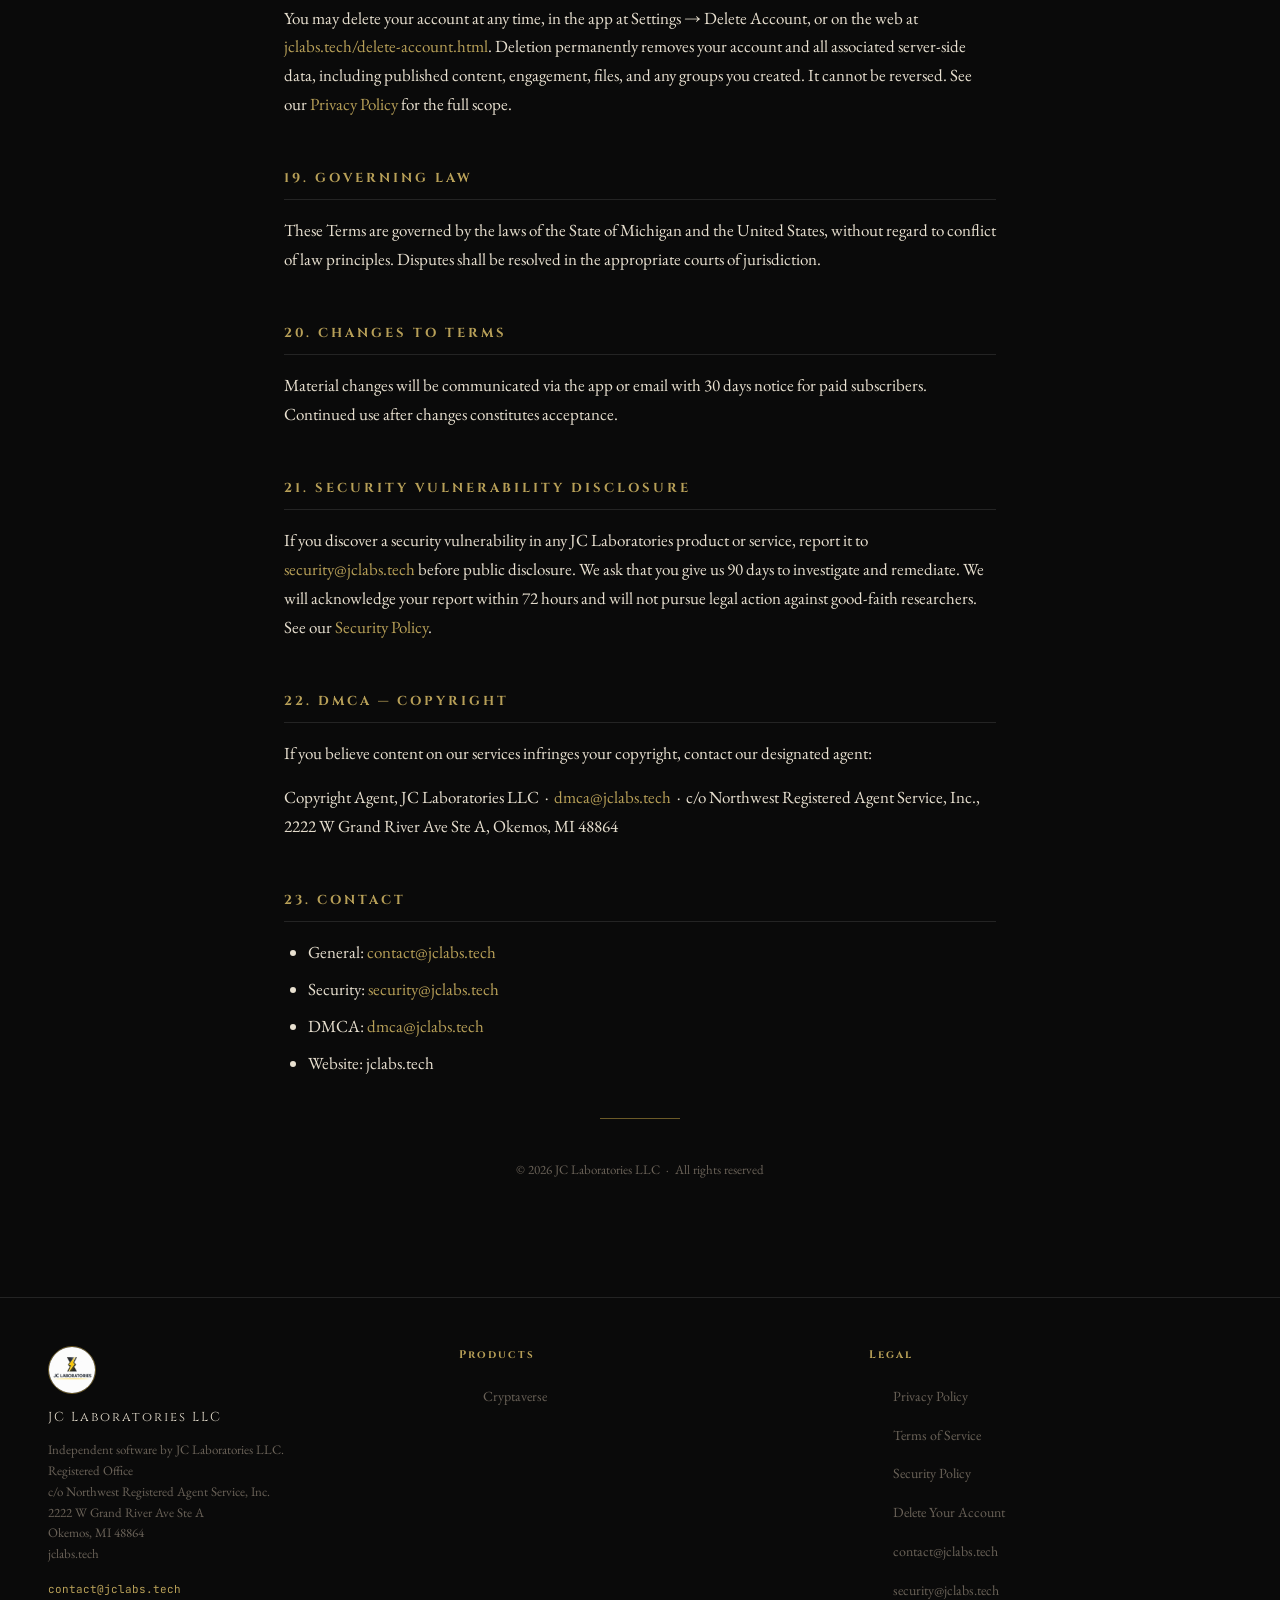
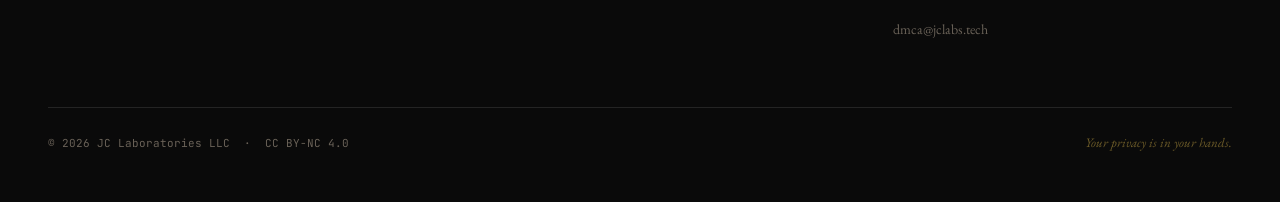
<file: terms.html>
<!DOCTYPE html>
<html lang="en">
<head>
<meta charset="UTF-8">
<meta name="viewport" content="width=device-width, initial-scale=1.0">
<title>Terms of Service — JC Laboratories</title>
<meta name="description" content="Terms of Service for Cryptaverse and all JC Laboratories LLC products and services.">
<link href="https://fonts.googleapis.com/css2?family=Cinzel:wght@400;600;700&family=EB+Garamond:ital,wght@0,400;0,500;1,400&family=JetBrains+Mono:wght@400;500&display=swap" rel="stylesheet">
<link rel="stylesheet" href="css/main.css">
<link rel="stylesheet" href="css/docs.css">
</head>
<body>

<header class="doc-header">
  <span class="logo-mark"><img src="assets/logo.png" alt="JC Laboratories LLC"></span>
  <span class="brand-full">JC Laboratories LLC</span>
  <div class="brand-line"></div>
</header>

<div class="doc-container">
  <div class="doc-title">Terms of Service</div>
  <div class="doc-meta">Effective August 2026 &nbsp;·&nbsp; JC Laboratories LLC / jclabs.tech</div>

  <div class="highlight">
    By using any JC Laboratories product or service, you agree to these terms. Sections 4 (Provided As Is), 6 (Vault Password), 7 (Export and Import) and 13 (Subscriptions, Billing and Refunds) describe limits that cannot be undone after the fact. Read those closely.
  </div>

  <h2>1. Acceptance of Terms</h2>
  <p>These Terms of Service govern your use of all JC Laboratories LLC products and services, including Cryptaverse, the Entropy-Gated AI Framework (EGAF), Abe, and jclabs.tech. By accessing or using our Services, you agree to be bound by these Terms. If you do not agree, do not use the Services.</p>

  <h2>2. About JC Laboratories</h2>
  <p>JC Laboratories LLC (jclabs.tech) is an independent software company registered in Michigan, United States.</p>
  <p>We build tools that keep your data in your hands rather than ours. We do not sell user data. We do not show advertising. We do not build advertising profiles. That applies on every tier, including the free one &mdash; privacy is not a feature we charge for.</p>

  <h2>3. Description of Services</h2>
  <p><strong>Cryptaverse</strong> (formerly Aleph Vault) is an encrypted application for Android. Most of it is private, and a small part of it is public only if you choose to make it so.</p>
  <p><em>Private.</em> An encrypted vault for notes, passwords and other sensitive data. Post-quantum encrypted messaging. A profile screen delivered only to the contacts you grant access to, encrypted for each of them individually. Private groups. Posts. Encrypted file transfer, encrypted file storage, and encrypted backup. None of this is readable by JC Laboratories.</p>
  <p><em>Shared.</em> Folders you choose to share by link. The files stay encrypted; redeeming a link performs a key exchange that gives that person the folder key.</p>
  <p><em>Public.</em> Blocks and stacks you deliberately publish, a public profile if you create one, and the listing details of a group you make public. This is the only content stored unencrypted, and none of it exists unless you publish it.</p>
  <p><strong>EGAF</strong> (Entropy-Gated AI Framework) is an open AI governance protocol, defining what an AI assistant is permitted to do before it runs, so that its behaviour is bounded, reproducible and auditable.</p>
  <p><strong>Abe</strong> (formerly the Gaffer) is our AI assistant, with EGAF governance built into it. Both are currently offline until Cryptaverse ships.</p>

  <h2>4. Provided As Is</h2>
  <p>Cryptaverse is provided to you <strong>as is</strong>, in its current state, with all faults. You accept it in that condition, in the same way you would accept a vehicle bought privately rather than from a dealer. You are responsible for deciding whether it is fit for what you intend to use it for.</p>
  <p>In particular, you accept that:</p>
  <ul>
    <li>The Services may contain defects, and may change, break or behave unexpectedly</li>
    <li>Features may be altered, suspended or withdrawn at any time</li>
    <li>Availability is not guaranteed and no uptime commitment is made</li>
    <li>No cryptographic implementation can be warranted free of unknown vulnerabilities, and no encryption system provides absolute security</li>
    <li>Data may be lost, and you are responsible for keeping your own backups</li>
  </ul>
  <p>Use of the Services is entirely at your own risk. This section does not limit any right you have under consumer protection law that cannot lawfully be waived.</p>

  <h2>5. What Is Encrypted, and What Is Not</h2>
  <p>You decide what stays private and what becomes public. Nothing moves between those states on its own. Content in Cryptaverse sits in one of three states:</p>

  <p><strong>Private &mdash; encrypted, delivered only to people you name.</strong> Your vault, your profile screen, your posts, private groups, messages, and Drive folders you have not shared. These are encrypted on your device before they reach us. We hold ciphertext and the routing information needed to deliver it. We cannot read any of it, and neither can anyone you have not sent it to.</p>

  <p><strong>Shared by link &mdash; encrypted, with the key released to whoever redeems the link.</strong> Drive folders you share. The files stay encrypted; redeeming a link performs a key exchange that delivers the folder key to that person. If you mark a folder link as searchable, its <em>name</em> becomes discoverable &mdash; the files inside remain encrypted and unreadable to us. Anyone holding the link can obtain access, so treat a link as the key it is.</p>

  <p><strong>Public &mdash; stored unencrypted, because it is meant to be read.</strong> Blocks and stacks you publish and any media attached to them, a public profile if you create one, and the name, description and rules of a group you make public. This content is served to anyone who asks for it, and is readable by us. A public group's messages are not in this category &mdash; the group's listing is public, its contents are not.</p>

  <p>Publishing and sharing are always deliberate actions you take. You are solely responsible for what you make public or share by link, and you should assume anything in either state may be copied, indexed or retained by third parties beyond our control. Unpublishing removes content from our servers and revoking a link prevents further redemptions; neither can retrieve copies already made, or revoke access from someone who has already redeemed a link.</p>

  <h2>6. Account Password and Vault Password</h2>
  <p><strong>Account password</strong> &mdash; used to sign in to your JC Laboratories account. Password resets are handled by email-delivered, time-limited reset tokens. Your email address is processed for authentication and reset purposes but is not stored as plaintext; we store a keyed cryptographic representation for account lookup, which cannot be reversed.</p>
  <p><strong>Vault password &mdash; no recovery.</strong> Your vault password derives your encryption key locally on your device. JC Laboratories does not store, transmit, or have any access to your vault password or its derived key. If you forget it, your encrypted vault data cannot be recovered by anyone, including us. There is no reset, no recovery code and no backdoor. This is intentional and is a direct consequence of the security model: a vault we could open for you is a vault we could be compelled to open for someone else.</p>
  <p>You acknowledge and accept this limitation by using the Services. Export your vault regularly and store the backup somewhere safe.</p>

  <h2>7. Vault Export and Import</h2>
  <p>Available on every tier, including Free. Export creates an encrypted backup file protected by an export password you choose at the time of export, separate from and independent of your vault password. It is not stored by JC Laboratories.</p>
  <p><strong>Your export password cannot be recovered.</strong> If you lose it, the backup file cannot be decrypted. Store it separately from the backup file itself. You are solely responsible for the security of exported files once they leave the app.</p>

  <h2>8. Safety Deposit Box &mdash; Cloud Backup</h2>
  <p>Safety Deposit Box is our encrypted cloud backup, and it is available on every tier including Free. Vault data is encrypted on your device before upload. JC Laboratories stores only the encrypted ciphertext and cannot decrypt it.</p>
  <p>Backups count against your storage allowance, so how much you can back up follows your tier rather than the feature being withheld. We do not put the ability to protect your data behind a payment &mdash; losing a device should not mean losing everything because you were on the free tier.</p>
  <p>If you cancel a paid subscription, your allowance returns to the Free tier level and a <strong>30 day grace period</strong> begins, counted from the end of the period you last paid for, so cancelling early never costs you time. Nothing is touched during those 30 days: everything stays readable and downloadable, and the app shows how much is over the Free allowance and how long remains.</p>
  <p>After 30 days, storage is reduced to the Free allowance. Your Safety Deposit Box backup is removed first &mdash; it is a backup, so the original is still on your device and can be re-uploaded &mdash; then Drive files starting with the oldest, and only until you are back within the allowance. <strong>Published blocks and stacks are never removed by this process.</strong></p>
  <p>Backups count against your storage allowance, so how much you can back up follows your tier rather than the feature being withheld. We do not gate the ability to protect your data behind a payment &mdash; losing a device should not mean losing everything because you were on the free tier.</p>
  <p>If you cancel a paid subscription, your allowance returns to the Free tier level and a <strong>30 day grace period</strong> begins, counted from the end of the period you last paid for. Cancelling early therefore never costs you time.</p>
  <p>Nothing is touched during those 30 days. Everything you have stored stays readable and downloadable so you can export it or reduce it at your own pace, and the app shows you how much is over the Free allowance and how long remains.</p>
  <p>After 30 days, storage is reduced to the Free allowance. We remove your Safety Deposit Box backup first &mdash; it is a backup, so the original is still on your device and can be re-uploaded &mdash; then Drive files starting with the oldest, and only until you are back within the allowance. <strong>Published blocks and stacks are never removed by this process.</strong></p>

  <h2>9. Subscription Tiers</h2>
  <table class="tier-table">
    <thead><tr><th>Tier</th><th>Price</th><th>Storage</th><th>Public blocks</th><th>Searches / day</th></tr></thead>
    <tbody>
      <tr><td>Free</td><td>$0</td><td>1 GB</td><td>3</td><td>25</td></tr>
      <tr><td>Personal</td><td>$3 / month</td><td>50 GB</td><td>15</td><td>150</td></tr>
      <tr><td>Pro</td><td>$10 / month</td><td>100 GB</td><td>50</td><td>500</td></tr>
    </tbody>
  </table>
  <p><strong>Storage</strong> is a single shared allowance across everything you store with us: Safety Deposit Box backups, Drive files, Relay transfers in flight, media attached to published blocks, profile delivery, and undelivered messages. It is not a separate quota per feature.</p>
  <p><strong>Public blocks</strong> is the number you may have published simultaneously. Unpublishing one frees the slot. Stacks are not separately limited &mdash; they are made from blocks you have already published.</p>
  <p><strong>Searches</strong> reset daily.</p>
  <p>Every tier includes encrypted messaging, encrypted file transfer, the private profile screen, vault export and import, and one identity key pair per vault. Larger allowances are available on request: <a href="mailto:contact@jclabs.tech">contact@jclabs.tech</a>.</p>
  <p>JC Laboratories reserves the right to update pricing with 30 days notice to existing subscribers.</p>

  <h2>10. Intellectual Property</h2>
  <p><strong>Ours.</strong> Cryptaverse, Abe, the Entropy-Gated AI Framework, and all JC Laboratories software, branding, documentation and assets are the property of JC Laboratories LLC. All rights reserved. Using the Services does not transfer any ownership to you, and you may not copy, redistribute, reverse-engineer or create derivative works from our software except where that right cannot lawfully be excluded.</p>

  <p><strong>Yours.</strong> We claim no ownership of anything you store, publish or send through Cryptaverse. It is your content and it stays your content. Publishing a block or stack grants us only the narrow permission needed to store it and serve it to people who ask for it &mdash; nothing broader, no right to reuse it elsewhere, and it ends the moment you unpublish it or delete your account. We will never use your content to train anything, license it to anyone, or sell it.</p>

  <p><strong>EGAF.</strong> Separately licensed for non-commercial use under CC BY-NC 4.0 with attribution to JC Laboratories LLC. Commercial use requires a written licence &mdash; <a href="mailto:contact@jclabs.tech">contact@jclabs.tech</a>. EGAF is not currently published; this licence applies when it is.</p>

  <h2>11. AI-Generated Content</h2>
  <p>AI-generated content from Abe is provided for informational purposes only and does not constitute professional advice of any kind. You use AI-generated content at your own risk.</p>

  <h2>12. Acceptable Use</h2>
  <p>You agree not to use our Services to violate any law; to store, publish or distribute illegal content; to reverse-engineer our software; to abuse or overload our services; to impersonate any person or organisation; to attempt unauthorised access to any account; or to harass, threaten or target others through published content or comments.</p>
  <p>You also agree not to use automated means to consume storage, search or publishing allowances beyond ordinary personal use. Accounts that do so may be suspended.</p>

  <h2>13. Subscriptions, Billing and Refunds</h2>
  <p>Subscriptions are processed via Stripe, or through the app store you installed from. We accept cards, and stablecoin payments where available. You may cancel at any time; cancellation stops future charges and access continues to the end of the paid period.</p>
  <p><strong>No refunds.</strong> Consistent with section 4, the Services are sold as is. JC Laboratories does not issue refunds, including for partial subscription periods, for features that do not work as you expected, for periods of downtime, or for data loss. The Free tier exists so you can evaluate the Services before paying for them.</p>
  <p>This does not affect refunds required by law, and it does not override the refund policies of any app store or payment processor through which you purchased. Where you bought a subscription through an app store, that store's refund process applies and is handled by them, not by us.</p>

  <h2>14. Disclaimer of Warranties</h2>
  <p>To the fullest extent permitted by law, the Services are provided "as is" and "as available", with all faults, and without warranties of any kind, whether express, implied or statutory. JC Laboratories disclaims all implied warranties, including merchantability, fitness for a particular purpose, title and non-infringement.</p>
  <p>JC Laboratories makes no warranty that the Services will be uninterrupted, secure, error-free, or that any defect will be corrected; that any cryptographic implementation is free from unknown vulnerabilities; or that data will not be lost. No encryption system provides absolute security.</p>

  <h2>15. Limitation of Liability</h2>
  <p>To the fullest extent permitted by law, JC Laboratories LLC, its members, officers and agents shall not be liable for any indirect, incidental, special, consequential, exemplary or punitive damages, including loss of data, loss of profits, business interruption or loss of goodwill, arising out of or relating to your use of or inability to use the Services, however caused and on any theory of liability.</p>
  <p>To the fullest extent permitted by law, our total aggregate liability for any claim relating to the Services shall not exceed the greater of the fees you paid to JC Laboratories in the twelve months preceding the claim, or one hundred United States dollars.</p>
  <p>Some jurisdictions do not allow the exclusion or limitation of certain damages, so parts of this section may not apply to you.</p>

  <h2>16. Indemnification</h2>
  <p>You agree to indemnify and hold harmless JC Laboratories LLC, its members, officers and agents from claims, damages, liabilities and expenses, including reasonable legal fees, arising from your use of the Services, content you publish, your violation of these Terms, or your violation of any third-party rights.</p>

  <h2>17. Content Moderation and Illegal Content</h2>
  <p><strong>Reporting abuse.</strong> To report illegal content, Terms violations or abusive published content, contact <a href="mailto:contact@jclabs.tech">contact@jclabs.tech</a> with a description and any available identifiers (block or stack identifier, key fingerprint, timestamp).</p>
  <p><strong>Removal.</strong> JC Laboratories may remove any published block, stack, profile or comment that violates these Terms, without notice. Repeated violations will result in account termination.</p>
  <p><strong>Mandatory reporting.</strong> JC Laboratories will comply with all mandatory reporting obligations under applicable law, including:</p>
  <ul>
    <li><strong>CSAM:</strong> Any apparent child sexual abuse material brought to our attention will be reported to the National Center for Missing &amp; Exploited Children (NCMEC) at cybertipline.org, as required by 18 U.S.C. &sect; 2258A, and to relevant law enforcement.</li>
    <li><strong>Terrorism:</strong> Credible threats or terrorist content will be reported to the FBI at tips.fbi.gov.</li>
    <li><strong>Other illegal content:</strong> As required by applicable law and valid legal process.</li>
  </ul>
  <p><strong>Encrypted content.</strong> We cannot read encrypted private content and can provide only ciphertext and routing metadata in response to legal process. Published public content is readable by us and by anyone.</p>
  <p><strong>Section 230.</strong> JC Laboratories claims the protections of 47 U.S.C. &sect; 230 as an interactive computer service provider. We are not the publisher or speaker of user-generated content.</p>

  <h2>18. Termination and Account Deletion</h2>
  <p>JC Laboratories may suspend or terminate your account for violation of these Terms.</p>
  <p>You may delete your account at any time, in the app at Settings &rarr; Delete Account, or on the web at <a href="delete-account.html">jclabs.tech/delete-account.html</a>. Deletion permanently removes your account and all associated server-side data, including published content, engagement, files, and any groups you created. It cannot be reversed. See our <a href="privacy.html">Privacy Policy</a> for the full scope.</p>

  <h2>19. Governing Law</h2>
  <p>These Terms are governed by the laws of the State of Michigan and the United States, without regard to conflict of law principles. Disputes shall be resolved in the appropriate courts of jurisdiction.</p>

  <h2>20. Changes to Terms</h2>
  <p>Material changes will be communicated via the app or email with 30 days notice for paid subscribers. Continued use after changes constitutes acceptance.</p>

  <h2>21. Security Vulnerability Disclosure</h2>
  <p>If you discover a security vulnerability in any JC Laboratories product or service, report it to <a href="mailto:security@jclabs.tech">security@jclabs.tech</a> before public disclosure. We ask that you give us 90 days to investigate and remediate. We will acknowledge your report within 72 hours and will not pursue legal action against good-faith researchers. See our <a href="security.html">Security Policy</a>.</p>

  <h2>22. DMCA &mdash; Copyright</h2>
  <p>If you believe content on our services infringes your copyright, contact our designated agent:</p>
  <p>Copyright Agent, JC Laboratories LLC &nbsp;·&nbsp; <a href="mailto:dmca@jclabs.tech">dmca@jclabs.tech</a> &nbsp;·&nbsp; c/o Northwest Registered Agent Service, Inc., 2222 W Grand River Ave Ste A, Okemos, MI 48864</p>

  <h2>23. Contact</h2>
  <ul>
    <li>General: <a href="mailto:contact@jclabs.tech">contact@jclabs.tech</a></li>
    <li>Security: <a href="mailto:security@jclabs.tech">security@jclabs.tech</a></li>
    <li>DMCA: <a href="mailto:dmca@jclabs.tech">dmca@jclabs.tech</a></li>
    <li>Website: jclabs.tech</li>
  </ul>

  <div class="divider"></div>
  <p style="text-align:center;color:var(--text-muted);font-size:13px;">&copy; 2026 JC Laboratories LLC &nbsp;·&nbsp; All rights reserved</p>
</div>

<footer>
  <div class="footer-brand">
    <img src="assets/logo.png" class="logo-img" alt="JC Laboratories LLC">
    <span class="name">JC Laboratories LLC</span>
    <p>
      Independent software by JC Laboratories LLC.<br>
      Registered Office<br>
      c/o Northwest Registered Agent Service, Inc.<br>
      2222 W Grand River Ave Ste A<br>
      Okemos, MI 48864<br>
      jclabs.tech
    </p>
    <p style="margin-top:12px;font-family:'JetBrains Mono',monospace;font-size:11px;color:var(--text-muted);">
      <a href="mailto:contact@jclabs.tech">contact@jclabs.tech</a>
    </p>
  </div>

  <div class="footer-links">
    <h4>Products</h4>
    <ul>
      <li><a href="download.html">Cryptaverse</a></li>
    </ul>
  </div>

  <div class="footer-links">
    <h4>Legal</h4>
    <ul>
      <li><a href="privacy.html">Privacy Policy</a></li>
      <li><a href="terms.html">Terms of Service</a></li>
      <li><a href="security.html">Security Policy</a></li>
      <li><a href="delete-account.html">Delete Your Account</a></li>
      <li><a href="mailto:contact@jclabs.tech">contact@jclabs.tech</a></li>
      <li><a href="mailto:security@jclabs.tech">security@jclabs.tech</a></li>
      <li><a href="mailto:dmca@jclabs.tech">dmca@jclabs.tech</a></li>
    </ul>
  </div>

  <div class="footer-bottom">
    <span>&copy; 2026 JC Laboratories LLC &nbsp;&middot;&nbsp; CC BY-NC 4.0</span>
    <span style="font-style:italic;font-family:'EB Garamond',serif;font-size:13px;color:var(--gold-muted);">
      Your privacy is in your hands.
    </span>
  </div>
</footer>

</body>
</html>
</file>
<file: css/main.css>
/* ============================================================
   main.css — JC Laboratories
   Shared styles across all pages
   ============================================================ */

/* ── Variables ─────────────────────────────────────────────── */
:root {
  --gold:          #B8A058;
  --gold-light:    #D4BC76;
  --gold-dark:     #8B7535;
  --gold-muted:    #6B5A28;
  --bg:            #0A0A0A;
  --surface:       #141414;
  --surface-high:  #1E1E1E;
  --border:        #242424;
  --text:          #E8E0D0;
  --text-muted:    #6A6258;
  --text-secondary:#9A9088;
  --red:           #7A1515;
  --red-light:     #C0392B;
  --green:         #4CAF50;
  --green-dark:    #2A5A2A;
}

/* ── Reset ─────────────────────────────────────────────────── */
*, *::before, *::after {
  margin: 0;
  padding: 0;
  box-sizing: border-box;
}

html { scroll-behavior: smooth; }

body {
  background: var(--bg);
  color: var(--text);
  font-family: 'EB Garamond', Georgia, serif;
  font-size: 17px;
  line-height: 1.7;
  overflow-x: hidden;
}

/* ── Noise overlay ─────────────────────────────────────────── */
body::before {
  content: '';
  position: fixed;
  inset: 0;
  background-image: url("data:image/svg+xml,%3Csvg viewBox='0 0 256 256' xmlns='http://www.w3.org/2000/svg'%3E%3Cfilter id='noise'%3E%3CfeTurbulence type='fractalNoise' baseFrequency='0.9' numOctaves='4' stitchTiles='stitch'/%3E%3C/filter%3E%3Crect width='100%25' height='100%25' filter='url(%23noise)' opacity='0.03'/%3E%3C/svg%3E");
  pointer-events: none;
  z-index: 0;
  opacity: 0.4;
}

/* ── Navigation ────────────────────────────────────────────── */
nav {
  position: fixed;
  top: 0; left: 0; right: 0;
  z-index: 100;
  display: flex;
  align-items: center;
  justify-content: space-between;
  padding: 0 48px;
  height: 64px;
  background: rgba(10,10,10,0.92);
  backdrop-filter: blur(12px);
  border-bottom: 1px solid var(--border);
}

.nav-logo {
  display: flex;
  align-items: center;
  gap: 12px;
  text-decoration: none;
}

.nav-logo-img {
  width: 40px;
  height: 40px;
  border-radius: 50%;
  object-fit: cover;
  border: 1px solid var(--gold-muted);
  flex-shrink: 0;
}

.nav-name {
  font-family: 'Cinzel', serif;
  font-size: 13px;
  font-weight: 700;
  color: var(--text);
  letter-spacing: 2px;
}

.nav-links {
  display: flex;
  align-items: center;
  gap: 36px;
  list-style: none;
}

.nav-links a {
  font-family: 'JetBrains Mono', monospace;
  font-size: 11px;
  color: var(--text-muted);
  text-decoration: none;
  letter-spacing: 1px;
  text-transform: uppercase;
  transition: color 0.2s;
}

.nav-links a:hover { color: var(--gold); }

.nav-cta {
  color: var(--gold) !important;
  border: 1px solid var(--gold-muted);
  padding: 8px 20px;
  border-radius: 2px;
  transition: all 0.2s !important;
}

.nav-cta:hover {
  background: var(--gold-muted) !important;
  color: var(--bg) !important;
}

.nav-back {
  font-family: 'JetBrains Mono', monospace;
  font-size: 11px;
  color: var(--text-muted);
  text-decoration: none;
  letter-spacing: 1px;
  transition: color 0.2s;
}

.nav-back:hover { color: var(--gold); }

/* ── Mobile nav toggle ─────────────────────────────────────── */
.nav-hamburger {
  display: none;
  flex-direction: column;
  gap: 5px;
  cursor: pointer;
  padding: 8px;
}

.nav-hamburger span {
  display: block;
  width: 22px;
  height: 2px;
  background: var(--gold);
  border-radius: 1px;
  transition: all 0.3s;
}

/* ── Buttons ───────────────────────────────────────────────── */
.btn-primary {
  font-family: 'Cinzel', serif;
  font-size: 12px;
  font-weight: 700;
  letter-spacing: 2px;
  color: var(--bg);
  background: var(--gold);
  border: none;
  padding: 16px 40px;
  cursor: pointer;
  text-decoration: none;
  transition: all 0.2s;
  display: inline-block;
}

.btn-primary:hover {
  background: var(--gold-light);
  transform: translateY(-1px);
}

.btn-secondary {
  font-family: 'Cinzel', serif;
  font-size: 12px;
  font-weight: 600;
  letter-spacing: 2px;
  color: var(--gold);
  background: transparent;
  border: 1px solid var(--gold-muted);
  padding: 16px 40px;
  cursor: pointer;
  text-decoration: none;
  transition: all 0.2s;
  display: inline-block;
}

.btn-secondary:hover {
  border-color: var(--gold);
  background: rgba(184,160,88,0.06);
}

/* ── Info/Warning boxes ────────────────────────────────────── */
.highlight {
  background: var(--surface);
  border-left: 3px solid var(--gold);
  padding: 16px 20px;
  margin: 24px 0;
  border-radius: 0 6px 6px 0;
  font-style: italic;
  color: var(--text-muted);
}

.warning-box,
.warning {
  background: var(--surface);
  border-left: 3px solid var(--red);
  padding: 16px 20px;
  margin: 24px 0;
  border-radius: 0 6px 6px 0;
  color: var(--text-muted);
}

/* ── Tier table (shared) ───────────────────────────────────── */
.tier-table {
  width: 100%;
  border-collapse: collapse;
  margin: 20px 0;
  font-size: 14px;
}

.tier-table th {
  background: var(--surface);
  color: var(--gold);
  font-family: 'Cinzel', serif;
  font-size: 11px;
  letter-spacing: 1px;
  padding: 10px 12px;
  text-align: left;
  border-bottom: 1px solid var(--border);
}

.tier-table td {
  padding: 10px 12px;
  border-bottom: 1px solid var(--border);
  color: var(--text);
  vertical-align: top;
}

.tier-table tr:last-child td { border-bottom: none; }

/* ── Footer ────────────────────────────────────────────────── */
footer {
  padding: 48px;
  display: grid;
  grid-template-columns: 1fr 1fr 1fr;
  gap: 48px;
  border-top: 1px solid var(--border);
}

.footer-brand .logo-img {
  width: 48px;
  height: 48px;
  border-radius: 50%;
  object-fit: cover;
  border: 1px solid var(--gold-muted);
  display: block;
  margin-bottom: 12px;
}

.footer-brand .name {
  font-family: 'Cinzel', serif;
  font-size: 13px;
  color: var(--text);
  letter-spacing: 2px;
  display: block;
  margin-bottom: 12px;
}

.footer-brand p {
  font-size: 13px;
  color: var(--text-muted);
  line-height: 1.6;
}

.footer-links h4 {
  font-family: 'Cinzel', serif;
  font-size: 11px;
  color: var(--gold);
  letter-spacing: 2px;
  margin-bottom: 16px;
}

.footer-links ul { list-style: none; }

.footer-links li { margin-bottom: 10px; }

.footer-links a {
  font-size: 14px;
  color: var(--text-muted);
  text-decoration: none;
  transition: color 0.2s;
}

.footer-links a:hover { color: var(--gold); }

.footer-bottom {
  grid-column: 1 / -1;
  border-top: 1px solid var(--border);
  padding-top: 24px;
  display: flex;
  justify-content: space-between;
  align-items: center;
  font-family: 'JetBrains Mono', monospace;
  font-size: 11px;
  color: var(--text-muted);
}

/* Doc pages footer (privacy/terms) */
footer.doc-footer {
  display: block;
  text-align: center;
  padding: 32px;
  font-size: 13px;
  grid-template-columns: unset;
}

footer.doc-footer a {
  color: var(--gold);
  text-decoration: none;
}

/* ── Animations ────────────────────────────────────────────── */
@keyframes fadeUp {
  from { opacity: 0; transform: translateY(20px); }
  to   { opacity: 1; transform: translateY(0); }
}

/* ── Links ─────────────────────────────────────────────────── */
a { color: var(--gold); text-decoration: none; }
a:hover { text-decoration: underline; }

/* ── Responsive ────────────────────────────────────────────── */
@media (max-width: 768px) {
  nav { padding: 0 24px; }

  .nav-links { display: none; }
  .nav-links.open { display: flex; flex-direction: column; position: fixed; top: 64px; left: 0; right: 0; background: var(--bg); border-bottom: 1px solid var(--border); padding: 24px; gap: 20px; z-index: 99; }
  .nav-hamburger { display: flex; }

  footer {
    grid-template-columns: 1fr;
    gap: 32px;
    padding: 32px 24px;
  }

  .footer-bottom {
    flex-direction: column;
    gap: 12px;
    text-align: center;
  }
}
</file>
<file: css/index.css>
/* ============================================================
   index.css — Homepage 
   ============================================================ */


/* ── Hero ─────────────────────────────────────────────────── */
.hero {
  position: relative;
  min-height: 100vh;
  display: flex;
  flex-direction: column;
  align-items: center;
  justify-content: center;
  text-align: center;
  padding: 120px 24px 80px;
  overflow: hidden;
}

.hero-grid {
  position: absolute;
  inset: 0;
  background-image:
    linear-gradient(rgba(184,160,88,0.04) 1px, transparent 1px),
    linear-gradient(90deg, rgba(184,160,88,0.04) 1px, transparent 1px);
  background-size: 60px 60px;
  mask-image: radial-gradient(ellipse 80% 60% at 50% 50%, black, transparent);
}

.hero-glow {
  position: absolute;
  width: 600px;
  height: 600px;
  border-radius: 50%;
  background: radial-gradient(circle, rgba(184,160,88,0.06) 0%, transparent 70%);
  top: 50%;
  left: 50%;
  transform: translate(-50%, -50%);
  pointer-events: none;
}

.hero-tag {
  font-family: 'JetBrains Mono', monospace;
  font-size: 11px;
  color: var(--gold-muted);
  letter-spacing: 3px;
  text-transform: uppercase;
  margin-bottom: 32px;
  opacity: 0;
  animation: fadeUp 0.8s 0.2s forwards;
}

.hero-logo {
  width: 100px;
  height: 100px;
  border-radius: 50%;
  object-fit: cover;
  border: 2px solid var(--gold-muted);
  margin-bottom: 24px;
  opacity: 0;
  animation: fadeUp 0.8s 0.3s forwards;
  box-shadow: 0 0 40px rgba(184,160,88,0.1);
}

.hero-title {
  font-family: 'Cinzel', serif;
  font-size: clamp(22px, 4vw, 40px);
  font-weight: 700;
  color: var(--text);
  letter-spacing: 6px;
  margin-bottom: 16px;
  opacity: 0;
  animation: fadeUp 0.8s 0.5s forwards;
}

.hero-sub {
  font-family: 'Cinzel', serif;
  font-size: 12px;
  color: var(--text-muted);
  letter-spacing: 3px;
  margin-bottom: 48px;
  opacity: 0;
  animation: fadeUp 0.8s 0.6s forwards;
}

.hero-motto {
  font-style: italic;
  color: var(--text-secondary);
  font-size: 18px;
  margin-bottom: 64px;
  opacity: 0;
  animation: fadeUp 0.8s 0.7s forwards;
}

.hero-motto em {
  color: var(--gold);
  font-style: normal;
}

.hero-actions {
  display: flex;
  gap: 16px;
  flex-wrap: wrap;
  justify-content: center;
  opacity: 0;
  animation: fadeUp 0.8s 0.9s forwards;
}


/* ── Section layout ───────────────────────────────────────── */
.section-wrapper {
  border-top: 1px solid var(--border);
}

.section-wrapper.surface {
  background: var(--surface);
}

section {
  position: relative;
  padding: 100px 48px;
  max-width: 1200px;
  margin: 0 auto;
}

.section-label {
  font-family: 'JetBrains Mono', monospace;
  font-size: 10px;
  color: var(--gold-muted);
  letter-spacing: 4px;
  text-transform: uppercase;
  margin-bottom: 16px;
}

.section-title {
  font-family: 'Cinzel', serif;
  font-size: clamp(28px, 4vw, 48px);
  font-weight: 700;
  color: var(--text);
  margin-bottom: 20px;
  line-height: 1.2;
}

.section-title span { color: var(--gold); }

.section-body {
  color: var(--text-secondary);
  font-size: 18px;
  max-width: 600px;
  margin-bottom: 60px;
}


/* ── Products grid ───────────────────────────────────────── */
.products-grid {
  display: grid;
  grid-template-columns: repeat(auto-fit, minmax(320px, 1fr));
  gap: 2px;
  background: var(--border);
  border: 1px solid var(--border);
}

.product-card {
  background: var(--surface);
  padding: 48px 40px;
  position: relative;
  overflow: hidden;
  transition: background 0.3s;
  display: flex;
  flex-direction: column;
}

.product-card::before {
  content: '';
  position: absolute;
  top: 0; left: 0; right: 0;
  height: 2px;
  background: var(--gold);
  transform: scaleX(0);
  transition: transform 0.3s;
  transform-origin: left;
}

.product-card:hover {
  background: var(--surface-high);
}

.product-card:hover::before {
  transform: scaleX(1);
}

.product-icon {
  font-size: 40px;
  margin-bottom: 20px;
  display: block;
  height: 48px;
  line-height: 48px;
}

.product-icon-img {
  width: 48px;
  height: 48px;
  object-fit: contain;
  margin-bottom: 20px;
  display: block;
}

/* 🔥 FIXED: moved from inline HTML */
.product-mark {
  display: inline-flex;
  align-items: center;
  justify-content: center;
  width: 52px;
  height: 52px;
  margin-bottom: 14px;
  border-radius: 14px;
  background: rgba(184,160,88,0.06);
  border: 1px solid rgba(184,160,88,0.18);
}

.product-mark img {
  width: 28px;
  height: 28px;
  display: block;
}

.product-name {
  font-family: 'Cinzel', serif;
  font-size: 18px;
  font-weight: 700;
  color: var(--gold);
  margin-bottom: 8px;
  letter-spacing: 1px;
}

.product-tag {
  font-family: 'JetBrains Mono', monospace;
  font-size: 10px;
  color: var(--text-muted);
  letter-spacing: 2px;
  margin-bottom: 16px;
  display: block;
}

.product-desc {
  color: var(--text-secondary);
  font-size: 15px;
  line-height: 1.7;
  margin-bottom: 28px;
}

.product-link {
  font-family: 'JetBrains Mono', monospace;
  font-size: 11px;
  color: var(--gold);
  text-decoration: none;
  letter-spacing: 1px;
  display: inline-flex;
  align-items: center;
  gap: 8px;
  transition: gap 0.2s;
  margin-top: auto;
}

.product-link:hover {
  gap: 14px;
}

.product-badge {
  display: inline-block;
  font-family: 'JetBrains Mono', monospace;
  font-size: 9px;
  letter-spacing: 1px;
  padding: 3px 8px;
  border: 1px solid var(--gold-muted);
  color: var(--gold-muted);
  margin-bottom: 16px;
}

.badge-live { border-color: var(--green-dark); color: var(--green); }
.badge-soon { border-color: var(--gold-muted); color: var(--gold-muted); }


/* ── Security grid ───────────────────────────────────────── */
.security-grid {
  display: grid;
  grid-template-columns: repeat(auto-fit, minmax(260px, 1fr));
  gap: 24px;
  margin-top: 48px;
}

.security-item {
  padding: 28px;
  border: 1px solid var(--border);
  position: relative;
}

.security-item::before {
  content: '';
  position: absolute;
  left: 0; top: 0; bottom: 0;
  width: 2px;
  background: var(--gold);
}

.security-item h4 {
  font-family: 'Cinzel', serif;
  font-size: 13px;
  color: var(--gold);
  letter-spacing: 1px;
  margin-bottom: 10px;
}

.security-item p {
  font-size: 14px;
  color: var(--text-secondary);
  line-height: 1.6;
}


/* ── Tiers grid ─────────────────────────────────────────── */
.tiers-grid {
  display: grid;
  grid-template-columns: repeat(auto-fit, minmax(200px, 1fr));
  gap: 1px;
  background: var(--border);
  border: 1px solid var(--border);
  margin-top: 48px;
}

.tier-card {
  background: var(--surface);
  padding: 32px 24px;
}

.tier-card.featured {
  background: var(--surface-high);
  border-top: 2px solid var(--gold);
}

.tier-name {
  font-family: 'Cinzel', serif;
  font-size: 14px;
  font-weight: 700;
  color: var(--gold);
  letter-spacing: 1px;
  margin-bottom: 4px;
}

.tier-price {
  font-family: 'JetBrains Mono', monospace;
  font-size: 24px;
  color: var(--text);
  margin-bottom: 20px;
}

.tier-price span {
  font-size: 13px;
  color: var(--text-muted);
}

.tier-features {
  list-style: none;
  font-size: 13px;
  color: var(--text-secondary);
}

.tier-features li {
  padding: 5px 0;
  border-bottom: 1px solid var(--border);
  display: flex;
  align-items: center;
  gap: 8px;
}

.tier-features li:last-child { border-bottom: none; }

.feat-yes { color: var(--green); font-size: 11px; }
.feat-no  { color: var(--text-muted); font-size: 11px; }


/* ── Responsive ─────────────────────────────────────────── */
@media (max-width: 768px) {
  section {
    padding: 80px 24px;
  }

  .hero {
    padding: 100px 20px 60px;
  }

  .products-grid {
    grid-template-columns: 1fr;
  }

  .security-grid {
    grid-template-columns: 1fr;
  }
}


/* ── Product mark + availability panel ──────────────────── */
.product-mark {
  display: inline-flex;
  align-items: center;
  justify-content: center;
  width: 52px;
  height: 52px;
  margin-bottom: 14px;
  border-radius: 14px;
  background: rgba(184, 160, 88, 0.06);
  border: 1px solid rgba(184, 160, 88, 0.18);
}

.product-mark img {
  width: 28px;
  height: 28px;
  display: block;
}

.availability {
  max-width: 720px;
  margin: 56px auto 0;
  padding: 22px 26px;
  background: var(--surface);
  border: 1px solid var(--border);
  border-left: 2px solid var(--gold-dark);
  border-radius: 0 6px 6px 0;
}

.availability h4 {
  font-family: 'JetBrains Mono', monospace;
  font-size: 11px;
  letter-spacing: 0.12em;
  text-transform: uppercase;
  color: var(--gold);
  margin-bottom: 10px;
}

.availability p {
  color: var(--text-secondary);
  line-height: 1.75;
  margin: 0 0 10px;
}

.availability p:last-child { margin-bottom: 0; }

/* ── Homepage showcase ─────────────────────────────────── */
.showcase-grid {
  display: flex;
  justify-content: center;
  align-items: flex-end;
  flex-wrap: wrap;
  gap: 26px;
  margin-top: 44px;
}

.showcase-item {
  margin: 0;
  flex: 0 0 auto;
  max-width: 100%;
}

.showcase-item img {
  display: block;
  height: 440px;
  width: auto;
  max-width: 100%;
  border: 1px solid var(--gold-dark);
  border-radius: 10px;
  background: #000;
  box-shadow: 0 0 26px rgba(184, 160, 88, 0.10);
  transition: transform 0.3s ease, box-shadow 0.3s ease;
}

.showcase-item:hover img {
  transform: translateY(-4px);
  box-shadow: 0 6px 32px rgba(184, 160, 88, 0.20);
}

.showcase-item figcaption {
  margin-top: 12px;
  text-align: center;
  font-family: 'JetBrains Mono', monospace;
  font-size: 11px;
  letter-spacing: 0.08em;
  text-transform: uppercase;
  color: var(--text-muted);
}

@media (max-width: 900px) {
  .showcase-item img { height: 340px; }
}

@media (max-width: 560px) {
  .showcase-grid { gap: 30px; }
  .showcase-item img { height: 400px; }
}

@media (prefers-reduced-motion: reduce) {
  .showcase-item img { transition: none; }
  .showcase-item:hover img { transform: none; }
}
</file>
<file: css/docs.css>
/* ============================================================
   docs.css — Privacy Policy & Terms of Service styles
   ============================================================ */

/* ── Header ────────────────────────────────────────────────── */
.doc-header {
  border-bottom: 1px solid var(--border);
  padding: 32px 0;
  text-align: center;
  background: var(--surface);
}

.logo-mark {
  display: block;
  margin-bottom: 8px;
}

.logo-mark img {
  width: 64px;
  height: 64px;
  border-radius: 50%;
  object-fit: cover;
  border: 1px solid var(--gold-muted);
}

.brand-full {
  font-family: 'Cinzel', serif;
  font-size: 16px;
  font-weight: 700;
  color: var(--text);
  display: block;
  letter-spacing: 2px;
}

.brand-sub {
  font-family: 'Cinzel', serif;
  font-size: 10px;
  letter-spacing: 3px;
  color: var(--text-muted);
  text-transform: uppercase;
  display: block;
  margin-top: 4px;
}

.brand-line {
  width: 120px;
  height: 2px;
  background: var(--red);
  margin: 8px auto 0;
}

.motto {
  font-style: italic;
  color: var(--text-muted);
  font-size: 13px;
  margin-top: 8px;
  display: block;
}

/* ── Container ─────────────────────────────────────────────── */
.doc-container {
  max-width: 760px;
  margin: 0 auto;
  padding: 60px 24px 100px;
}

.doc-title {
  font-family: 'Cinzel', serif;
  font-size: 28px;
  font-weight: 700;
  color: var(--gold);
  text-align: center;
  margin-bottom: 8px;
  letter-spacing: 1px;
}

.doc-meta {
  text-align: center;
  color: var(--text-muted);
  font-size: 14px;
  margin-bottom: 60px;
  font-style: italic;
}

.divider {
  width: 80px;
  height: 1px;
  background: var(--gold-muted);
  margin: 40px auto;
}

/* ── Typography ────────────────────────────────────────────── */
h2 {
  font-family: 'Cinzel', serif;
  font-size: 13px;
  letter-spacing: 3px;
  color: var(--gold);
  text-transform: uppercase;
  margin: 48px 0 16px;
  padding-bottom: 10px;
  border-bottom: 1px solid var(--border);
}

p { margin-bottom: 16px; color: var(--text); }

ul { margin: 0 0 16px 24px; color: var(--text); }
ul li { margin-bottom: 8px; }

/* ── Product blocks ────────────────────────────────────────── */
.product-block {
  background: var(--surface);
  border: 1px solid var(--border);
  border-radius: 8px;
  padding: 24px;
  margin: 20px 0;
}

.product-name {
  font-family: 'Cinzel', serif;
  font-size: 14px;
  color: var(--gold);
  margin-bottom: 12px;
  letter-spacing: 1px;
}

/* ── EGAF product block ────────────────────────────────────── */
.egaf-block {
  display: flex;
  align-items: flex-start;
  gap: 16px;
}

.egaf-logo {
  width: 48px;
  height: 48px;
  flex-shrink: 0;
  object-fit: contain;
}

.egaf-content { flex: 1; }

/* ── Footer ────────────────────────────────────────────────── */
.doc-footer {
  text-align: center;
  padding: 32px;
  color: var(--text-muted);
  font-size: 13px;
  border-top: 1px solid var(--border);
}

.doc-footer a { color: var(--gold); text-decoration: none; }
.doc-footer a:hover { text-decoration: underline; }
</file>
<file: css/delete-account.css>
/* delete-account.css — layers on main.css + docs.css */

/* ── Step rail ─────────────────────────────────────────────── */
.steps {
  display: flex;
  justify-content: center;
  gap: 0;
  list-style: none;
  margin: 0 0 56px;
  padding: 0;
}

.step {
  display: flex;
  align-items: baseline;
  gap: 10px;
  padding: 0 26px;
  position: relative;
}

.step + .step { border-left: 1px solid var(--border); }

.step-num {
  font-family: 'JetBrains Mono', monospace;
  font-size: 11px;
  letter-spacing: 0.1em;
  color: var(--text-muted);
  transition: color 0.25s ease;
}

.step-label {
  font-family: 'Cinzel', serif;
  font-size: 11px;
  letter-spacing: 3px;
  text-transform: uppercase;
  color: var(--text-muted);
  transition: color 0.25s ease;
}

.step.is-active .step-num,
.step.is-active .step-label { color: var(--gold); }

.step.is-done .step-num,
.step.is-done .step-label { color: var(--gold-dark); }

.step.is-active::after {
  content: '';
  position: absolute;
  left: 26px;
  right: 26px;
  bottom: -12px;
  height: 1px;
  background: var(--gold);
}

/* ── Lede + notes ──────────────────────────────────────────── */
.lede {
  font-size: 18px;
  line-height: 1.7;
  color: var(--text-secondary);
  margin-bottom: 8px;
}

.note {
  font-size: 15px;
  line-height: 1.7;
  color: var(--text-muted);
  border-left: 1px solid var(--gold-muted);
  padding-left: 16px;
  margin: 24px 0 0;
}

/* ── Scope ledger ──────────────────────────────────────────── */
.ledger { margin: 4px 0 0; }

.ledger dt {
  font-family: 'JetBrains Mono', monospace;
  font-size: 11px;
  letter-spacing: 0.1em;
  text-transform: uppercase;
  color: var(--gold);
  padding-top: 16px;
  border-top: 1px solid var(--border);
}

.ledger dd {
  margin: 6px 0 16px;
  color: var(--text-secondary);
  line-height: 1.7;
}

.ledger dt:first-child { border-top: none; padding-top: 0; }

@media (min-width: 680px) {
  .ledger {
    display: grid;
    grid-template-columns: 190px 1fr;
    column-gap: 28px;
  }
  .ledger dt { grid-column: 1; }
  .ledger dd {
    grid-column: 2;
    padding-top: 16px;
    border-top: 1px solid var(--border);
    margin: 0 0 16px;
  }
  .ledger dt:first-child + dd { border-top: none; padding-top: 0; }
}

/* ── Panel ─────────────────────────────────────────────────── */
.panel {
  background: var(--surface);
  border: 1px solid var(--border);
  border-radius: 8px;
  padding: 28px;
  margin: 24px 0 0;
}

.panel-final { border-color: var(--gold-muted); }

.panel-note {
  color: var(--text-muted);
  font-size: 14px;
  line-height: 1.7;
  margin-bottom: 20px;
}

.panel label {
  display: block;
  font-family: 'JetBrains Mono', monospace;
  font-size: 11px;
  letter-spacing: 0.1em;
  text-transform: uppercase;
  color: var(--text-muted);
  margin-bottom: 10px;
}

.panel input[type="email"] {
  width: 100%;
  max-width: 380px;
  padding: 13px 15px;
  background: var(--bg);
  border: 1px solid var(--border);
  border-radius: 4px;
  color: var(--text);
  font-family: 'JetBrains Mono', monospace;
  font-size: 14px;
  transition: border-color 0.2s ease;
}

.panel input[type="email"]:focus {
  outline: none;
  border-color: var(--gold-dark);
}

.panel input[type="email"]::placeholder { color: var(--text-muted); }

/* ── Actions ───────────────────────────────────────────────── */
/* Red is reserved for the irreversible action alone. Everything else
   on the page stays in the gold/hairline system. */
.btn-danger,
.btn-quiet {
  display: inline-block;
  margin-top: 20px;
  padding: 13px 26px;
  border-radius: 4px;
  font-family: 'Cinzel', serif;
  font-size: 12px;
  letter-spacing: 2px;
  text-transform: uppercase;
  cursor: pointer;
  transition: background 0.2s ease, border-color 0.2s ease, color 0.2s ease;
}

.btn-danger {
  background: var(--red-light);
  border: 1px solid var(--red-light);
  color: #fff;
}

.btn-danger:hover:not(:disabled) {
  background: var(--red);
  border-color: var(--red);
}

.btn-quiet {
  background: transparent;
  border: 1px solid var(--border);
  color: var(--text-secondary);
  margin-left: 12px;
}

.btn-quiet:hover:not(:disabled) {
  border-color: var(--gold-dark);
  color: var(--text);
}

.btn-danger:disabled,
.btn-quiet:disabled { opacity: 0.5; cursor: not-allowed; }

.btn-danger:focus-visible,
.btn-quiet:focus-visible,
.panel input:focus-visible {
  outline: 2px solid var(--gold);
  outline-offset: 2px;
}

/* ── Result ────────────────────────────────────────────────── */
.result {
  margin-top: 22px;
  padding: 15px 17px;
  border-radius: 4px;
  font-size: 15px;
  line-height: 1.65;
  background: var(--bg);
  border-left: 2px solid var(--border);
  color: var(--text-secondary);
}

.result.is-ok    { border-left-color: var(--green); color: var(--text); }
.result.is-error { border-left-color: var(--red-light); color: var(--text); }

/* ── Small screens ─────────────────────────────────────────── */
@media (max-width: 600px) {
  .steps { margin-bottom: 44px; }
  .step  { padding: 0 18px; }
  .panel { padding: 22px; }
  .btn-danger, .btn-quiet { width: 100%; margin-left: 0; text-align: center; }
  .btn-quiet { margin-top: 10px; }
}

@media (prefers-reduced-motion: reduce) {
  * { transition: none !important; }
}
</file>
<file: css/download.css>
/* ============================================================
   download.css — Aleph Vault download/status page
   ============================================================ */


/* ── Page header ─────────────────────────────────────────── */
.page-header {
  padding: 140px 48px 80px;
  text-align: center;
  border-bottom: 1px solid var(--border);
  background: var(--surface);
  position: relative;
  overflow: hidden;
}

.page-header-bg {
  position: absolute;
  font-size: 500px;
  color: rgba(184,160,88,0.02);
  top: 50%;
  left: 50%;
  transform: translate(-50%, -50%);
  pointer-events: none;
  font-family: 'EB Garamond', serif;
  user-select: none;
}

.page-header .label {
  font-family: 'JetBrains Mono', monospace;
  font-size: 10px;
  color: var(--gold-muted);
  letter-spacing: 4px;
  text-transform: uppercase;
  margin-bottom: 16px;
  display: block;
}

.page-header h1 {
  font-family: 'Cinzel', serif;
  font-size: clamp(32px, 6vw, 64px);
  font-weight: 900;
  color: var(--text);
  margin-bottom: 16px;
  letter-spacing: 2px;
}

.page-header h1 span {
  color: var(--gold);
}

.page-header p {
  color: var(--text-secondary);
  font-size: 18px;
  max-width: 560px;
  margin: 0 auto;
}


/* ── Main container ──────────────────────────────────────── */
.container {
  max-width: 900px;
  margin: 0 auto;
  padding: 80px 48px;
}


/* ── Preview video ───────────────────────────────────────── */
.preview-video-container {
  width: 100%;
  max-width: 360px;
  margin: 0 auto 40px auto;
  border: 1px solid #b8a058;
  background: #000;
  aspect-ratio: 9 / 16;
  box-shadow: 0 0 20px rgba(184, 160, 88, 0.1);
}

.preview-video-container iframe {
  width: 100%;
  height: 100%;
  display: block;
  border: 0;
}


/* ── Download/status card ────────────────────────────────── */
.download-card {
  background: var(--surface);
  border: 1px solid var(--border);
  border-top: 3px solid var(--gold);
  padding: 48px;
  margin-bottom: 48px;
  display: grid;
  grid-template-columns: 1fr auto;
  gap: 48px;
  align-items: center;
}

.download-info .version {
  font-family: 'JetBrains Mono', monospace;
  font-size: 11px;
  color: var(--green);
  letter-spacing: 2px;
  margin-bottom: 8px;
  display: block;
}

.download-info h2 {
  font-family: 'Cinzel', serif;
  font-size: 28px;
  font-weight: 700;
  color: var(--text);
  margin-bottom: 12px;
}

.download-info p {
  color: var(--text-secondary);
  font-size: 15px;
  margin-bottom: 20px;
  line-height: 1.6;
}

.download-meta {
  display: flex;
  gap: 24px;
  flex-wrap: wrap;
  font-family: 'JetBrains Mono', monospace;
  font-size: 11px;
  color: var(--text-muted);
}

.btn-download {
  font-family: 'Cinzel', serif;
  font-size: 13px;
  font-weight: 700;
  letter-spacing: 2px;
  color: var(--bg);
  background: var(--gold);
  border: none;
  padding: 20px 48px;
  cursor: pointer;
  text-decoration: none;
  display: block;
  text-align: center;
  transition: all 0.2s;
  white-space: nowrap;
}

.btn-download:hover {
  background: var(--gold-light);
  transform: translateY(-2px);
  text-decoration: none;
}

.btn-download small {
  display: block;
  font-family: 'JetBrains Mono', monospace;
  font-size: 10px;
  font-weight: 400;
  letter-spacing: 1px;
  margin-top: 4px;
  color: rgba(10,10,10,0.6);
}


/* ── Status note box ─────────────────────────────────────── */
.status-note-box {
  border: 1px solid var(--border);
  border-left: 3px solid var(--gold);
  background: var(--surface);
  padding: 20px 24px;
  margin-bottom: 48px;
}

.status-note-box p {
  margin: 0;
  color: var(--text-secondary);
  font-size: 14px;
  line-height: 1.7;
}

.status-note-box strong {
  color: var(--text);
}


/* ── Section title ───────────────────────────────────────── */
.section-title {
  font-family: 'Cinzel', serif;
  font-size: 20px;
  font-weight: 700;
  color: var(--gold);
  margin-bottom: 32px;
  letter-spacing: 1px;
  padding-bottom: 12px;
  border-bottom: 1px solid var(--border);
}


/* ── Install steps ───────────────────────────────────────── */
.steps {
  display: flex;
  flex-direction: column;
  gap: 0;
  margin-bottom: 60px;
  border: 1px solid var(--border);
}

.step {
  display: grid;
  grid-template-columns: 80px 1fr;
  border-bottom: 1px solid var(--border);
}

.step:last-child {
  border-bottom: none;
}

.step-num {
  display: flex;
  align-items: center;
  justify-content: center;
  font-family: 'Cinzel', serif;
  font-size: 24px;
  font-weight: 700;
  color: var(--gold-muted);
  background: var(--surface);
  border-right: 1px solid var(--border);
  padding: 24px;
}

.step-content {
  padding: 24px 32px;
  background: var(--bg);
}

.step-content h3 {
  font-family: 'Cinzel', serif;
  font-size: 15px;
  color: var(--text);
  margin-bottom: 8px;
  letter-spacing: 0.5px;
}

.step-content p {
  font-size: 14px;
  color: var(--text-secondary);
  line-height: 1.6;
}

.step-content code {
  font-family: 'JetBrains Mono', monospace;
  font-size: 12px;
  color: var(--gold);
  background: var(--surface);
  padding: 2px 6px;
  border-radius: 2px;
}


/* ── Features grid ───────────────────────────────────────── */
.features-grid {
  display: grid;
  grid-template-columns: repeat(auto-fit, minmax(260px, 1fr));
  gap: 1px;
  background: var(--border);
  border: 1px solid var(--border);
  margin-bottom: 60px;
}

.feature-item {
  background: var(--surface);
  padding: 28px 24px;
}

.feature-item h4 {
  font-family: 'Cinzel', serif;
  font-size: 13px;
  color: var(--gold);
  letter-spacing: 1px;
  margin-bottom: 8px;
}

.feature-item p {
  font-size: 13px;
  color: var(--text-secondary);
  line-height: 1.6;
}


/* ── Tier mini table ─────────────────────────────────────── */
.tier-mini {
  width: 100%;
  border-collapse: collapse;
  margin-bottom: 48px;
  font-size: 14px;
}

.tier-mini th {
  font-family: 'Cinzel', serif;
  font-size: 11px;
  letter-spacing: 1px;
  color: var(--gold);
  background: var(--surface);
  padding: 12px 16px;
  text-align: left;
  border-bottom: 1px solid var(--border);
}

.tier-mini td {
  padding: 12px 16px;
  border-bottom: 1px solid var(--border);
  color: var(--text-secondary);
}

.tier-mini tr:last-child td {
  border-bottom: none;
}

.tier-mini .yes {
  color: var(--green);
}

.tier-mini .no {
  color: var(--text-muted);
}

.tier-mini .highlight-row td {
  color: var(--text);
}


/* ── Notes / footer bits ─────────────────────────────────── */
.beta-note {
  font-family: 'JetBrains Mono', monospace;
  font-size: 12px;
  color: var(--text-muted);
  margin-bottom: 48px;
}

.simple-footer {
  text-align: center;
  padding: 32px;
  color: var(--text-muted);
  font-size: 13px;
  border-top: 1px solid var(--border);
  font-family: 'JetBrains Mono', monospace;
}

.simple-footer a {
  color: var(--gold);
  text-decoration: none;
}


/* ── Responsive ──────────────────────────────────────────── */
@media (max-width: 768px) {
  .page-header {
    padding: 100px 24px 60px;
  }

  .container {
    padding: 48px 24px;
  }

  .download-card {
    grid-template-columns: 1fr;
  }

  .step {
    grid-template-columns: 60px 1fr;
  }
}

/* ── Screenshot strip ───────────────────────────────────── */
/* Frames size themselves to their own image and share a common
   height, so full-length captures and tighter crops can sit in the
   same row without either being cut off. */
.shots {
  display: flex;
  justify-content: center;
  align-items: flex-end;
  flex-wrap: wrap;
  gap: 28px;
  margin: 0 auto 48px;
}

.shot {
  margin: 0;
  flex: 0 0 auto;
  max-width: 100%;
  text-align: center;
}

.shot-frame {
  /* inline-block, not block: a block-level frame stretches to the
     figure's width, and the figure is sized by its WIDEST child --
     which is the caption whenever the caption is longer than the
     image. That produced dead space inside the border on exactly the
     captions long enough to overflow, and on more of them at mobile
     sizes where the images render narrower. */
  display: inline-block;
  vertical-align: top;
  border: 1px solid var(--gold-dark);
  border-radius: 10px;
  background: #000;
  overflow: hidden;
  line-height: 0;
  box-shadow: 0 0 24px rgba(184, 160, 88, 0.10);
}

.shot-frame img {
  display: block;
  height: 460px;
  width: auto;
  max-width: 100%;
}

.shot figcaption {
  /* Capped so a long caption wraps onto two lines instead of forcing
     the whole figure wider than its image. */
  max-width: 260px;
  margin: 12px auto 0;
  text-align: center;
  font-family: 'JetBrains Mono', monospace;
  font-size: 11px;
  letter-spacing: 0.08em;
  text-transform: uppercase;
  color: var(--text-muted);
  line-height: 1.5;
}

/* A lone screenshot gets more presence than one of a set. */
.shots .shot:only-child .shot-frame img { height: 560px; }

@media (max-width: 900px) {
  .shot-frame img { height: 380px; }
  .shots .shot:only-child .shot-frame img { height: 460px; }
}

@media (max-width: 560px) {
  .shots { gap: 32px; }
  .shot-frame img,
  .shots .shot:only-child .shot-frame img { height: 420px; }
}

/* ── Gallery lede ──────────────────────────────────────── */
.shots-lede {
  max-width: 680px;
  margin: 0 auto 32px;
  text-align: center;
  color: var(--text-secondary);
  line-height: 1.75;
}
</file>
